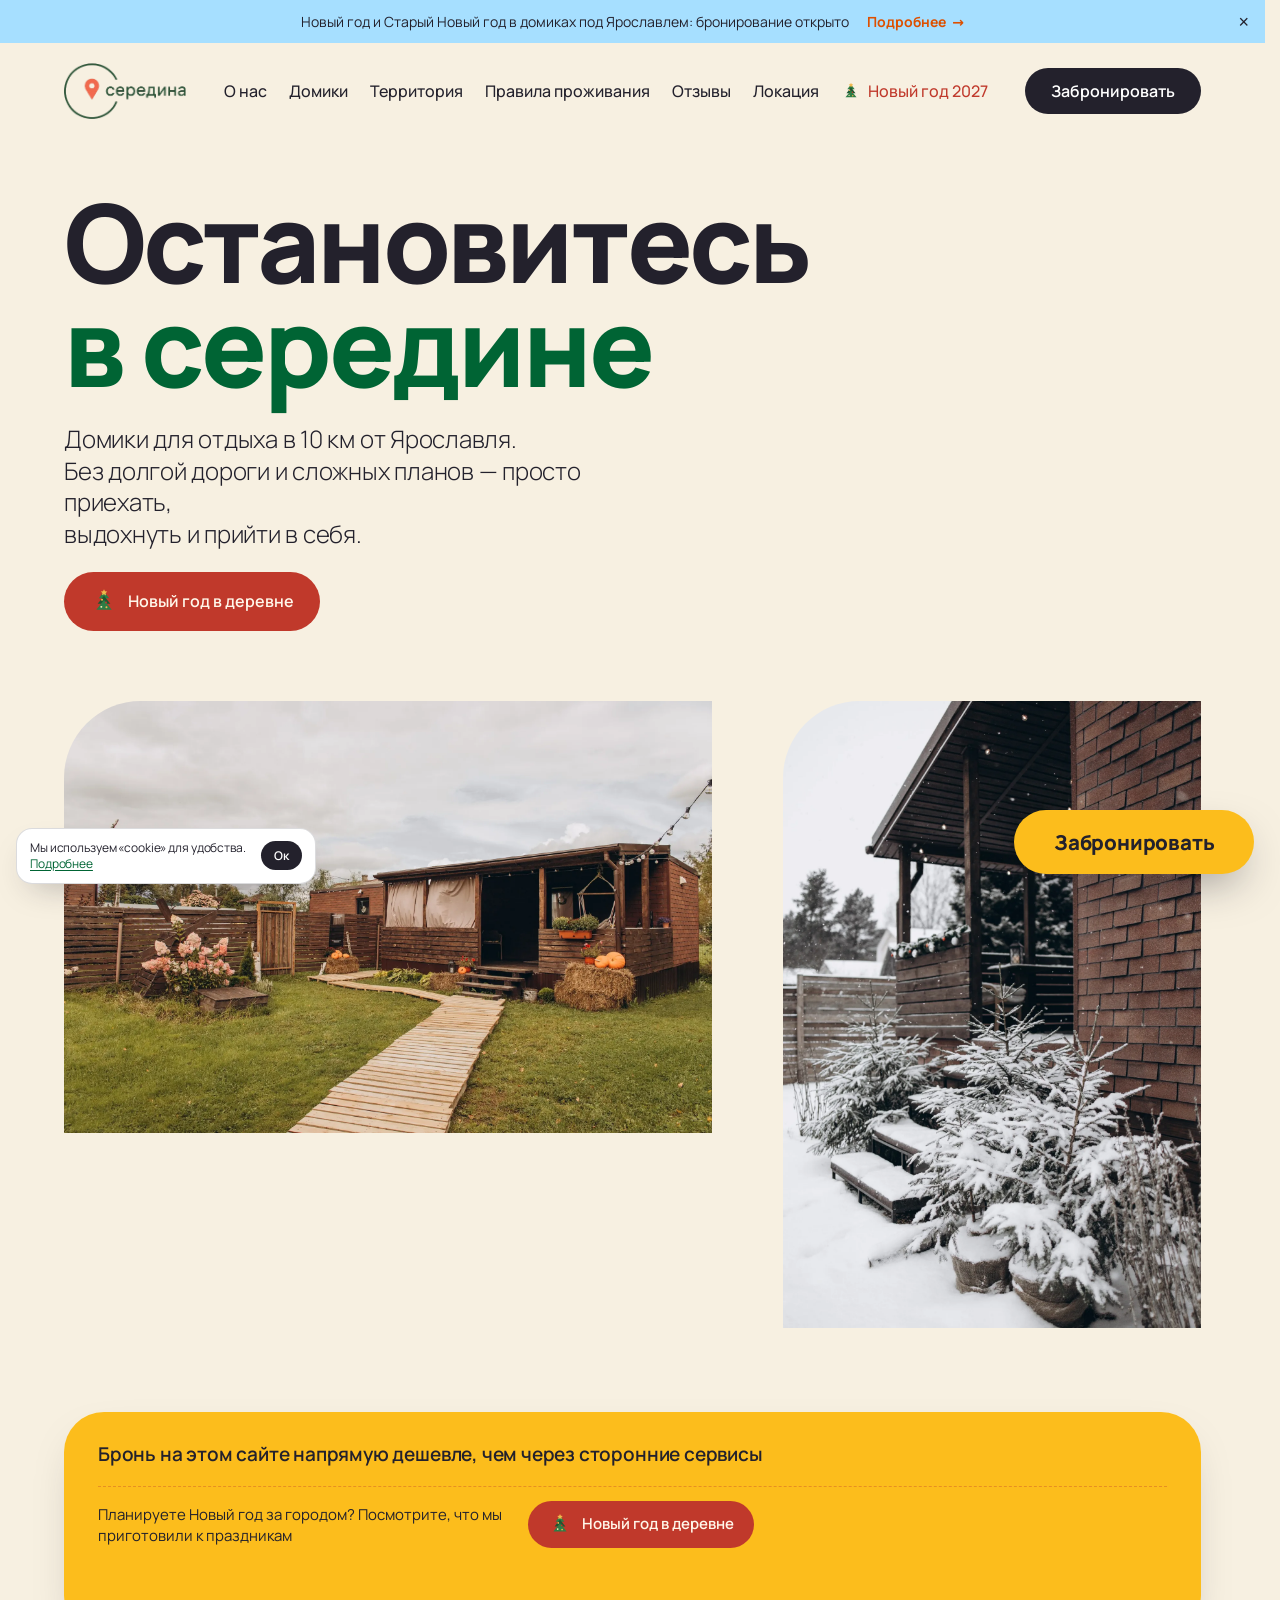
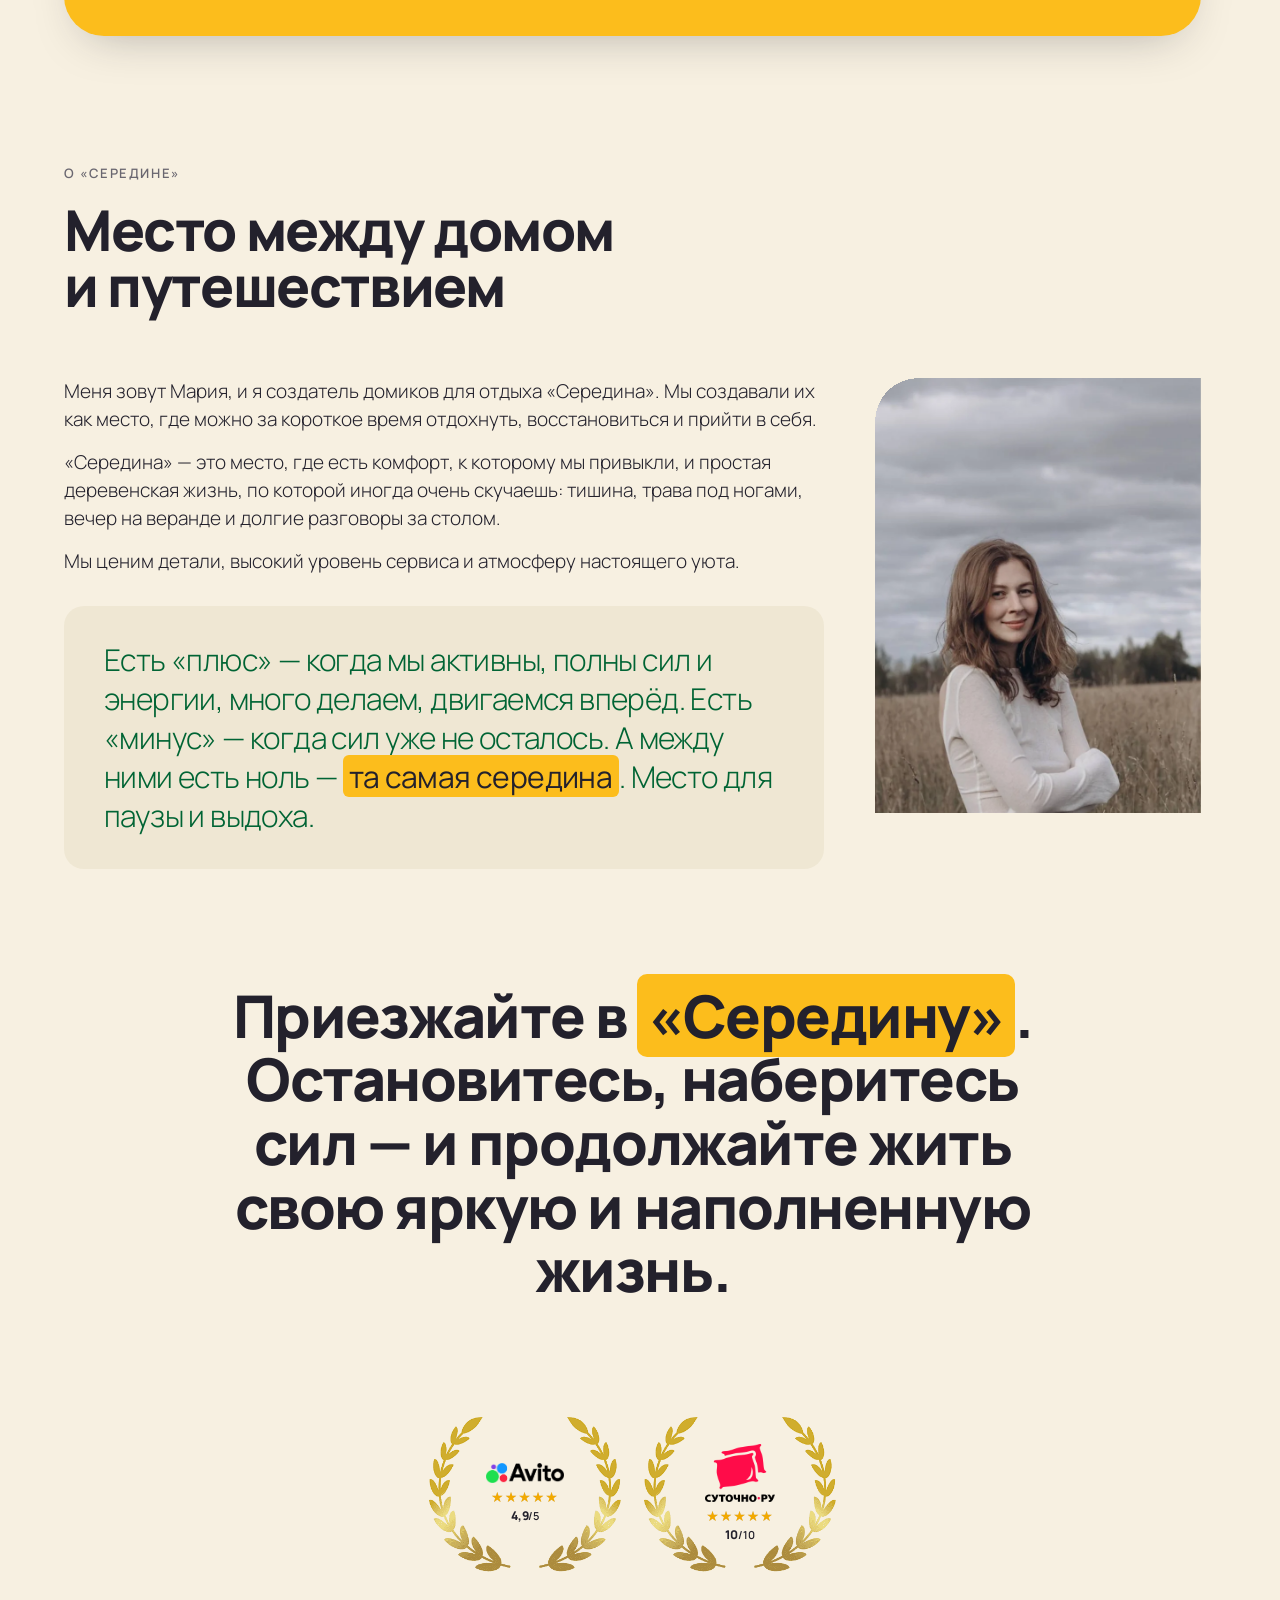
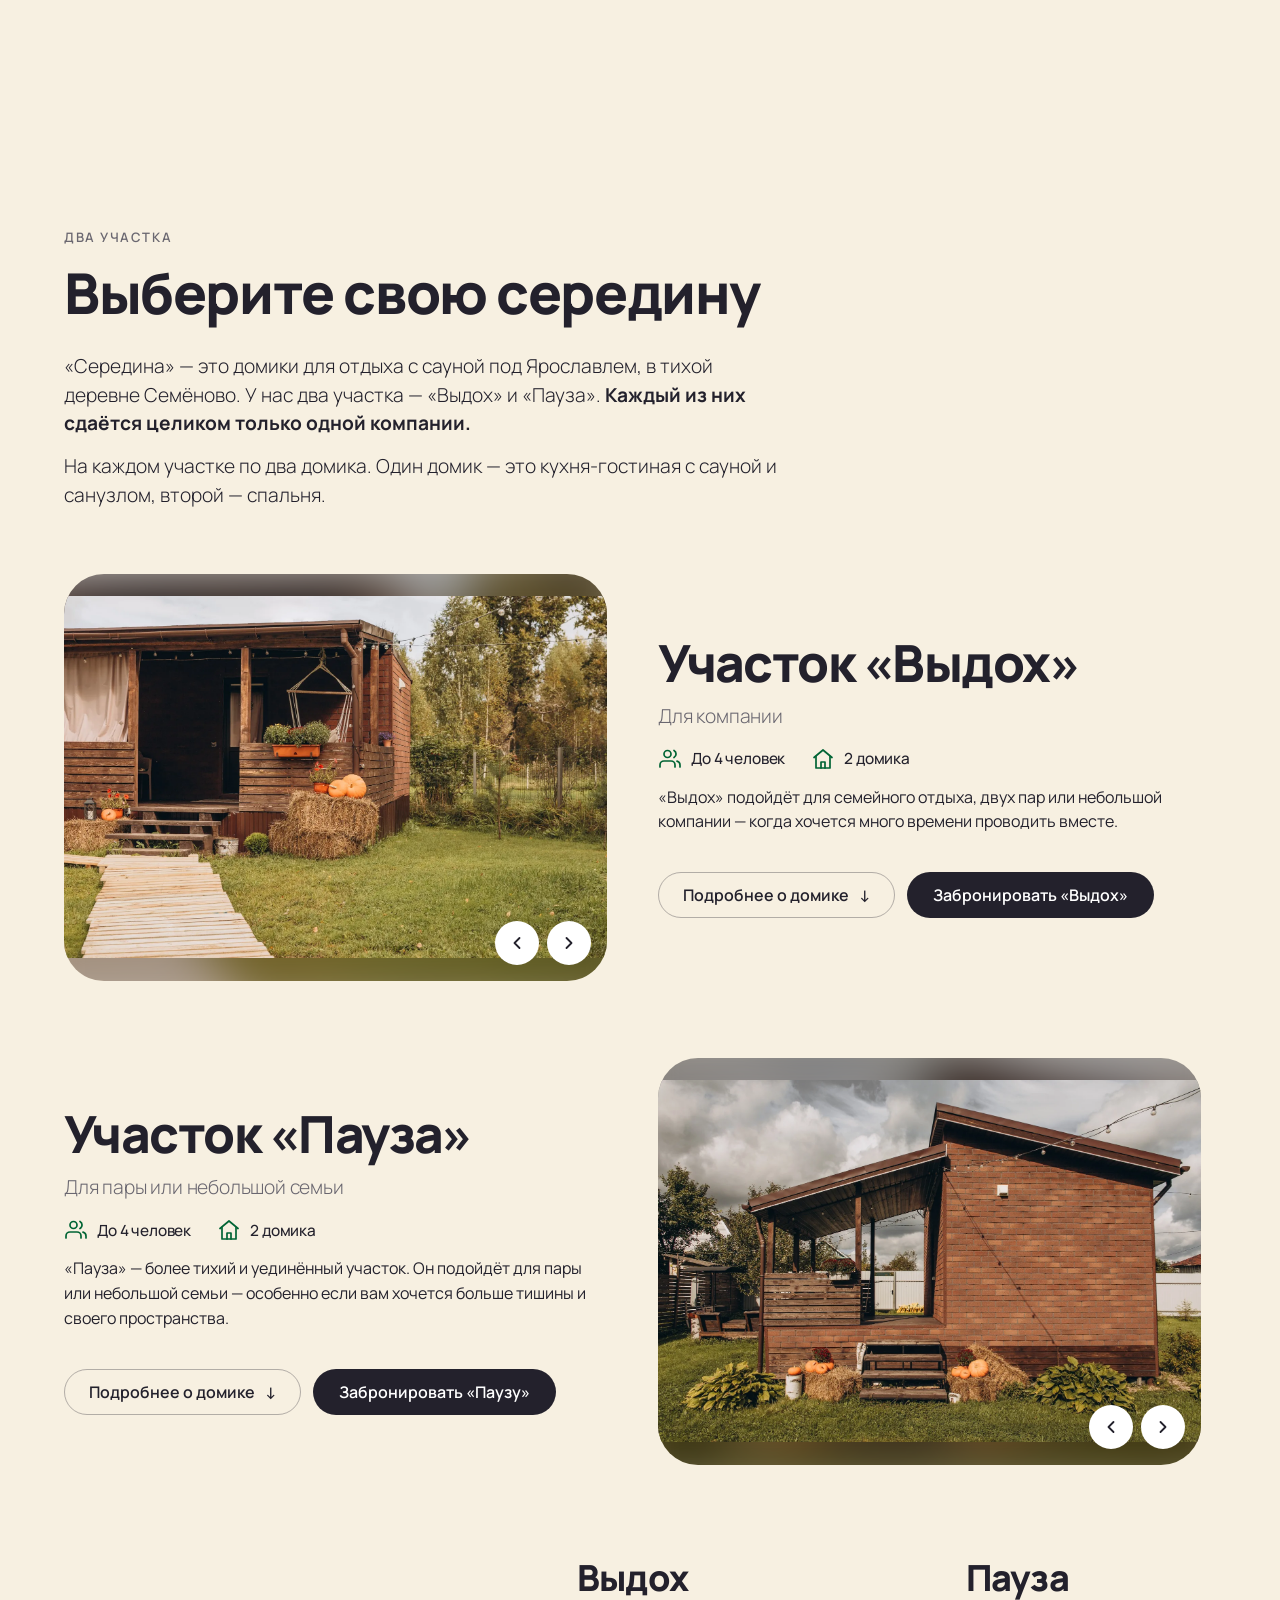
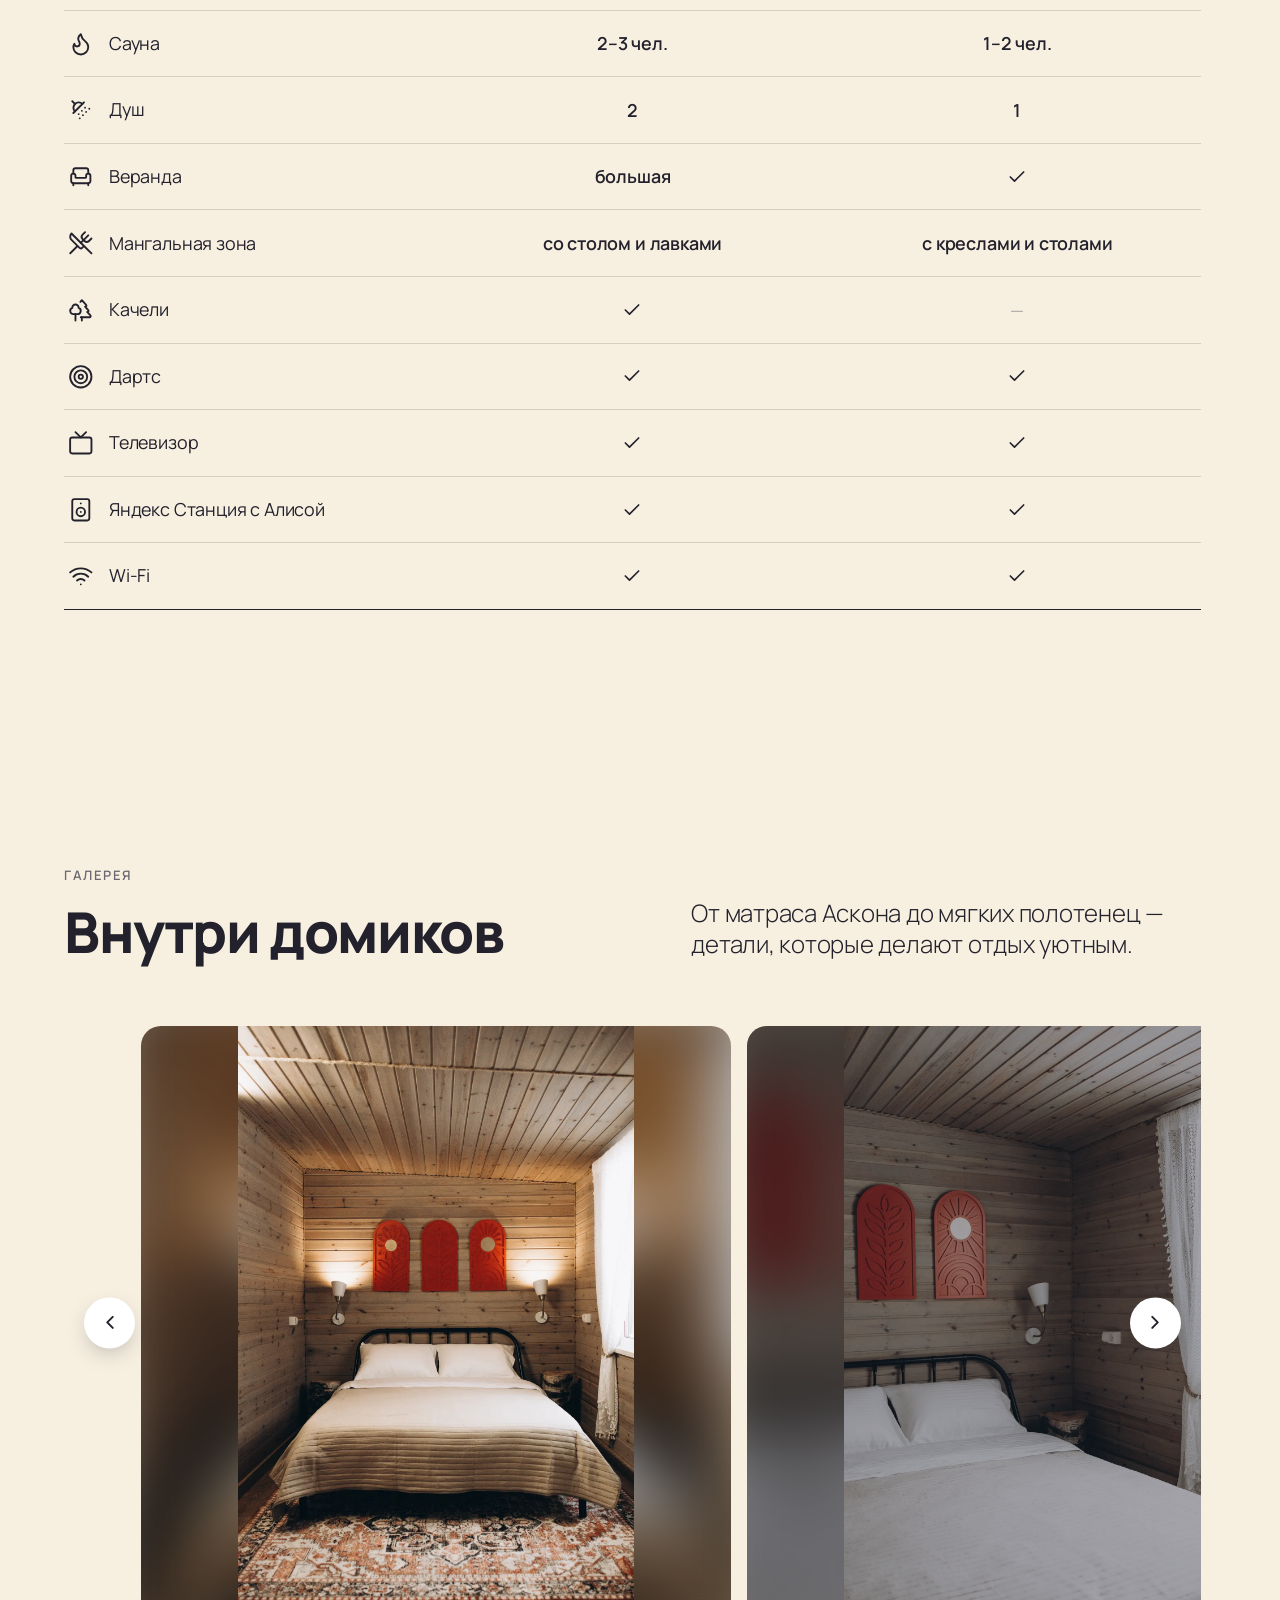
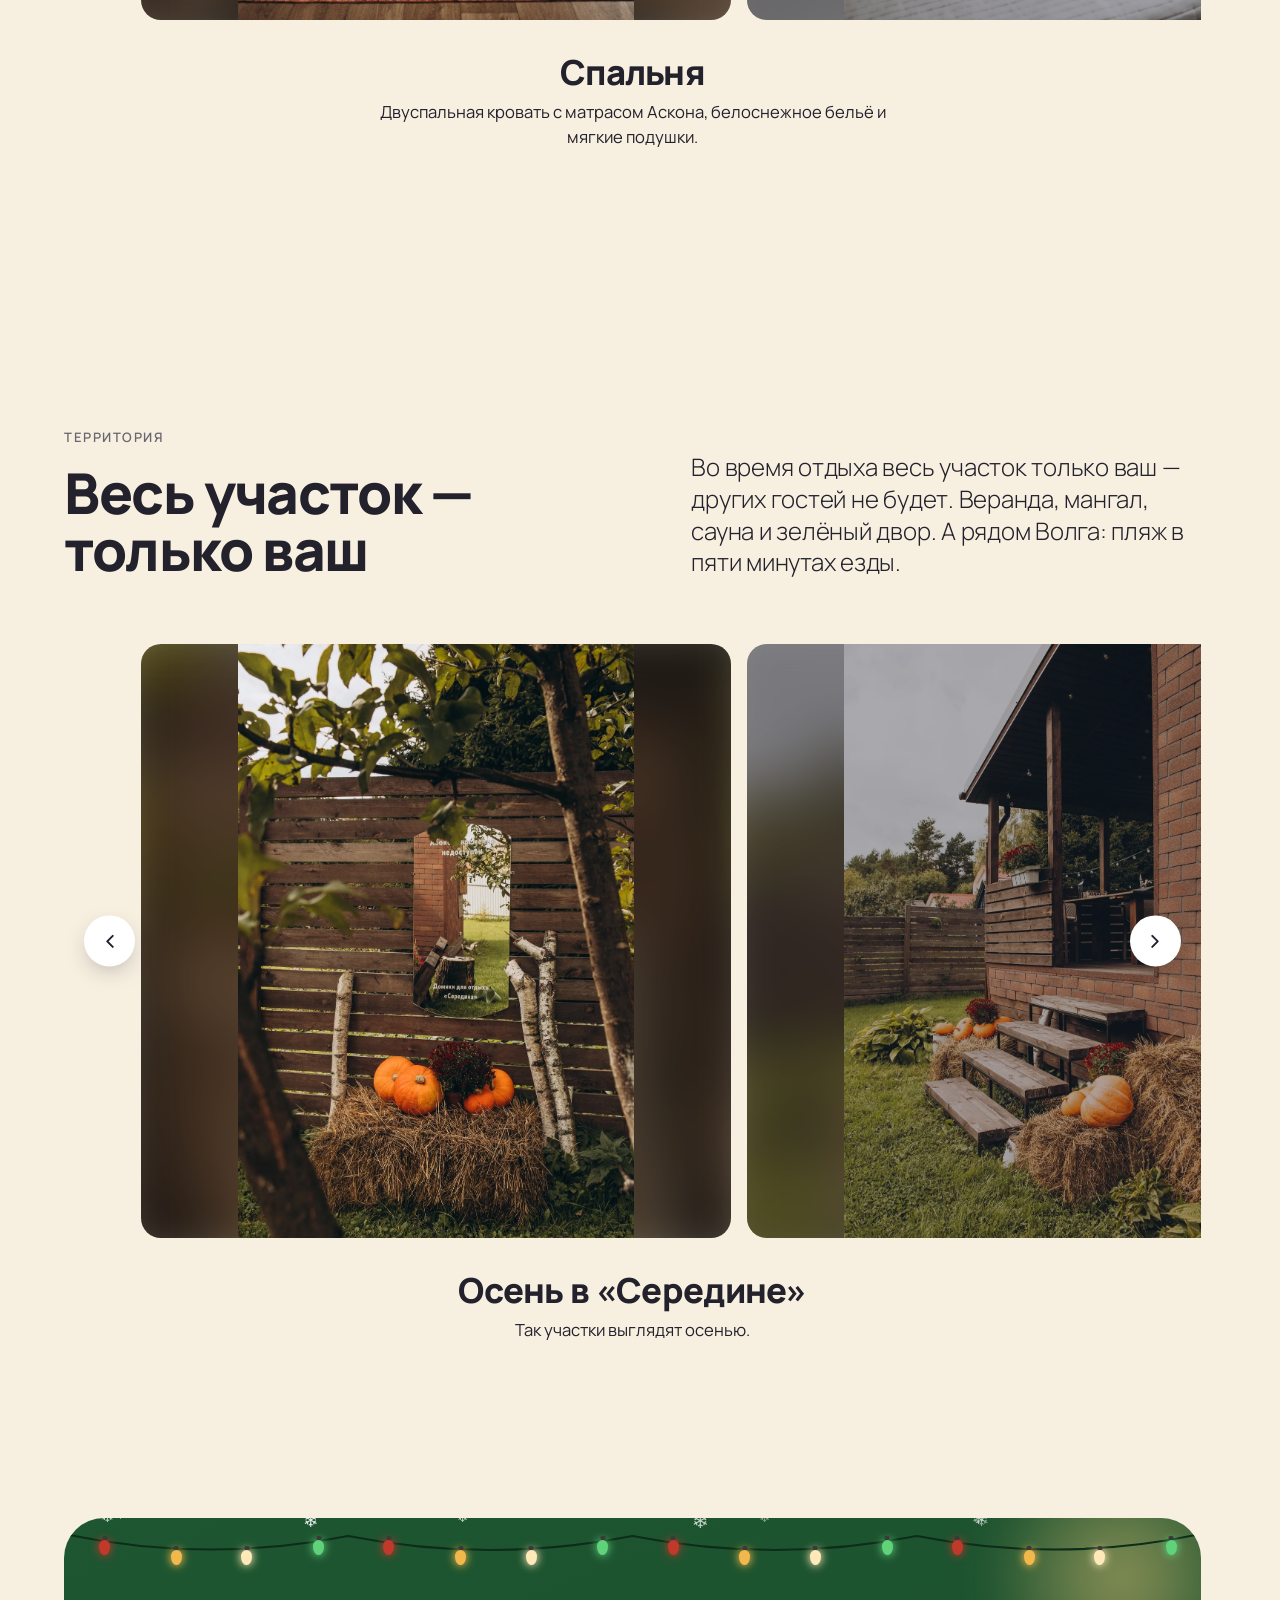
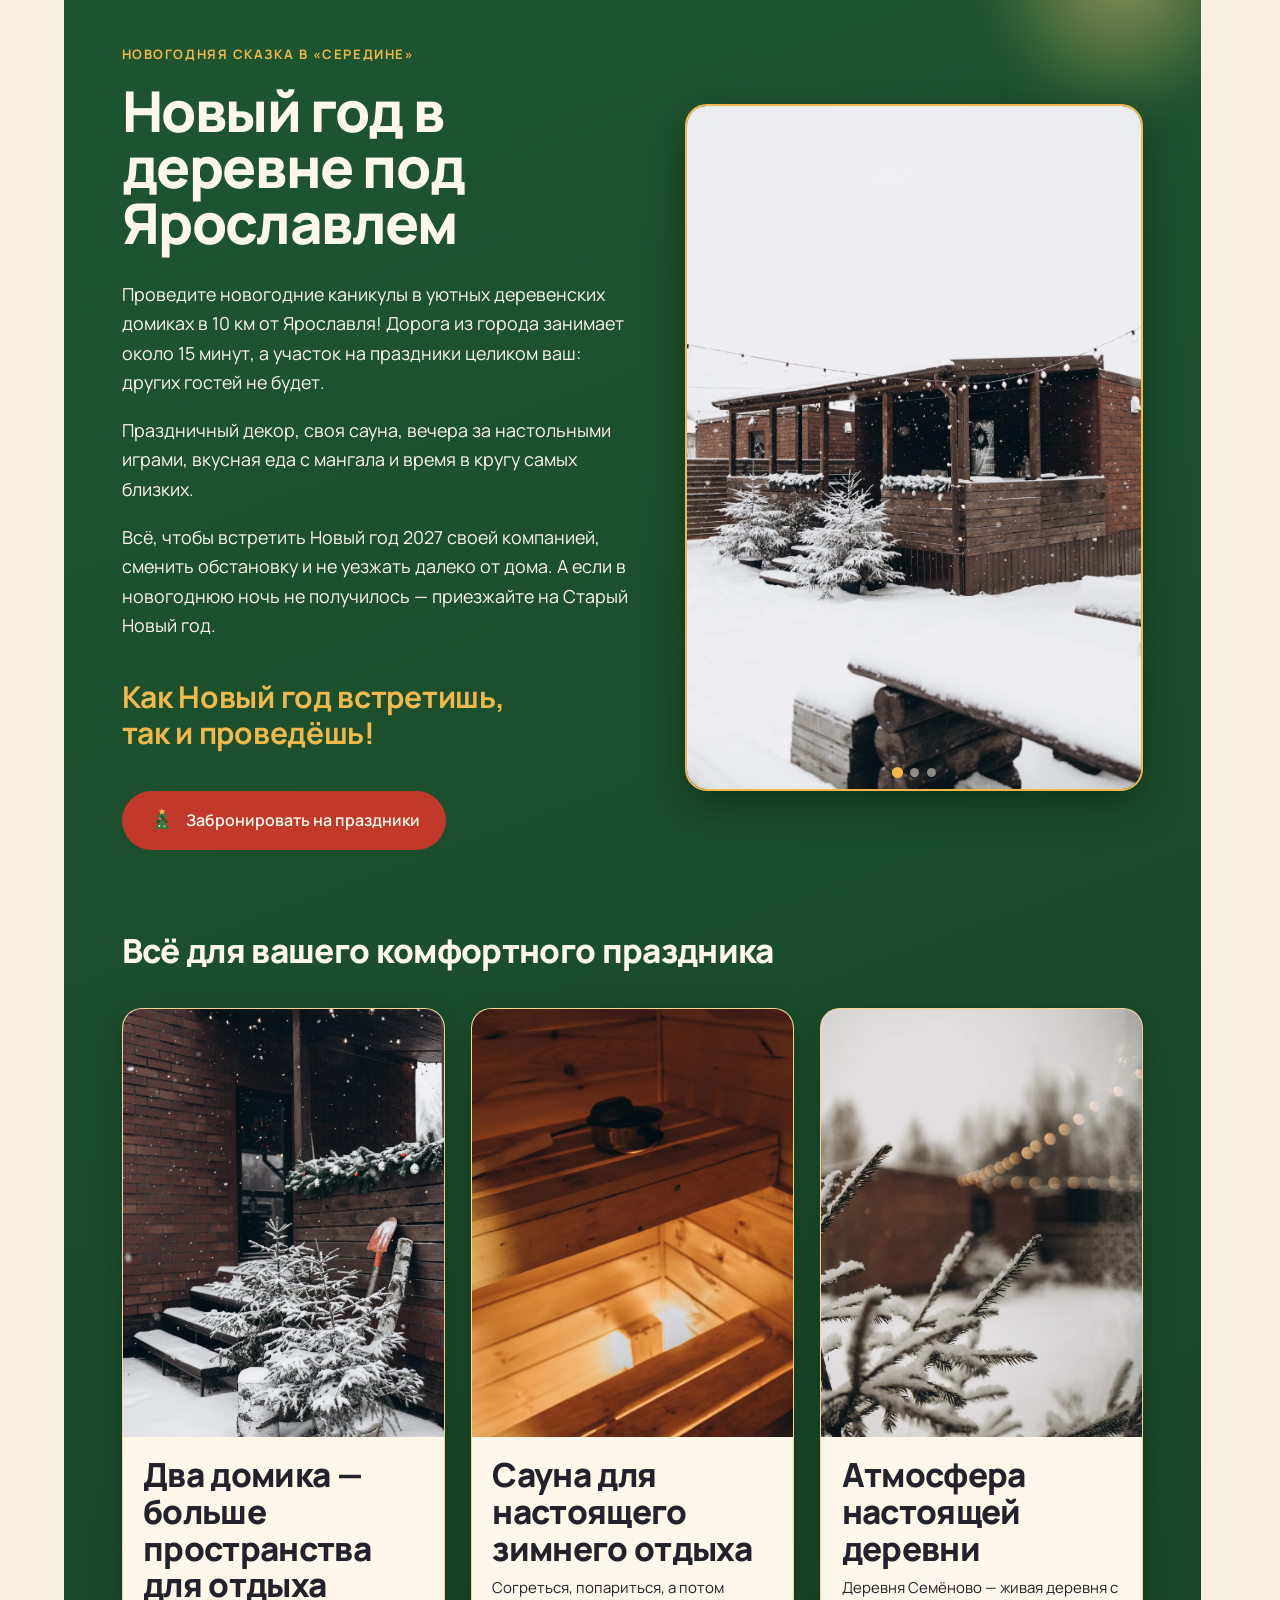
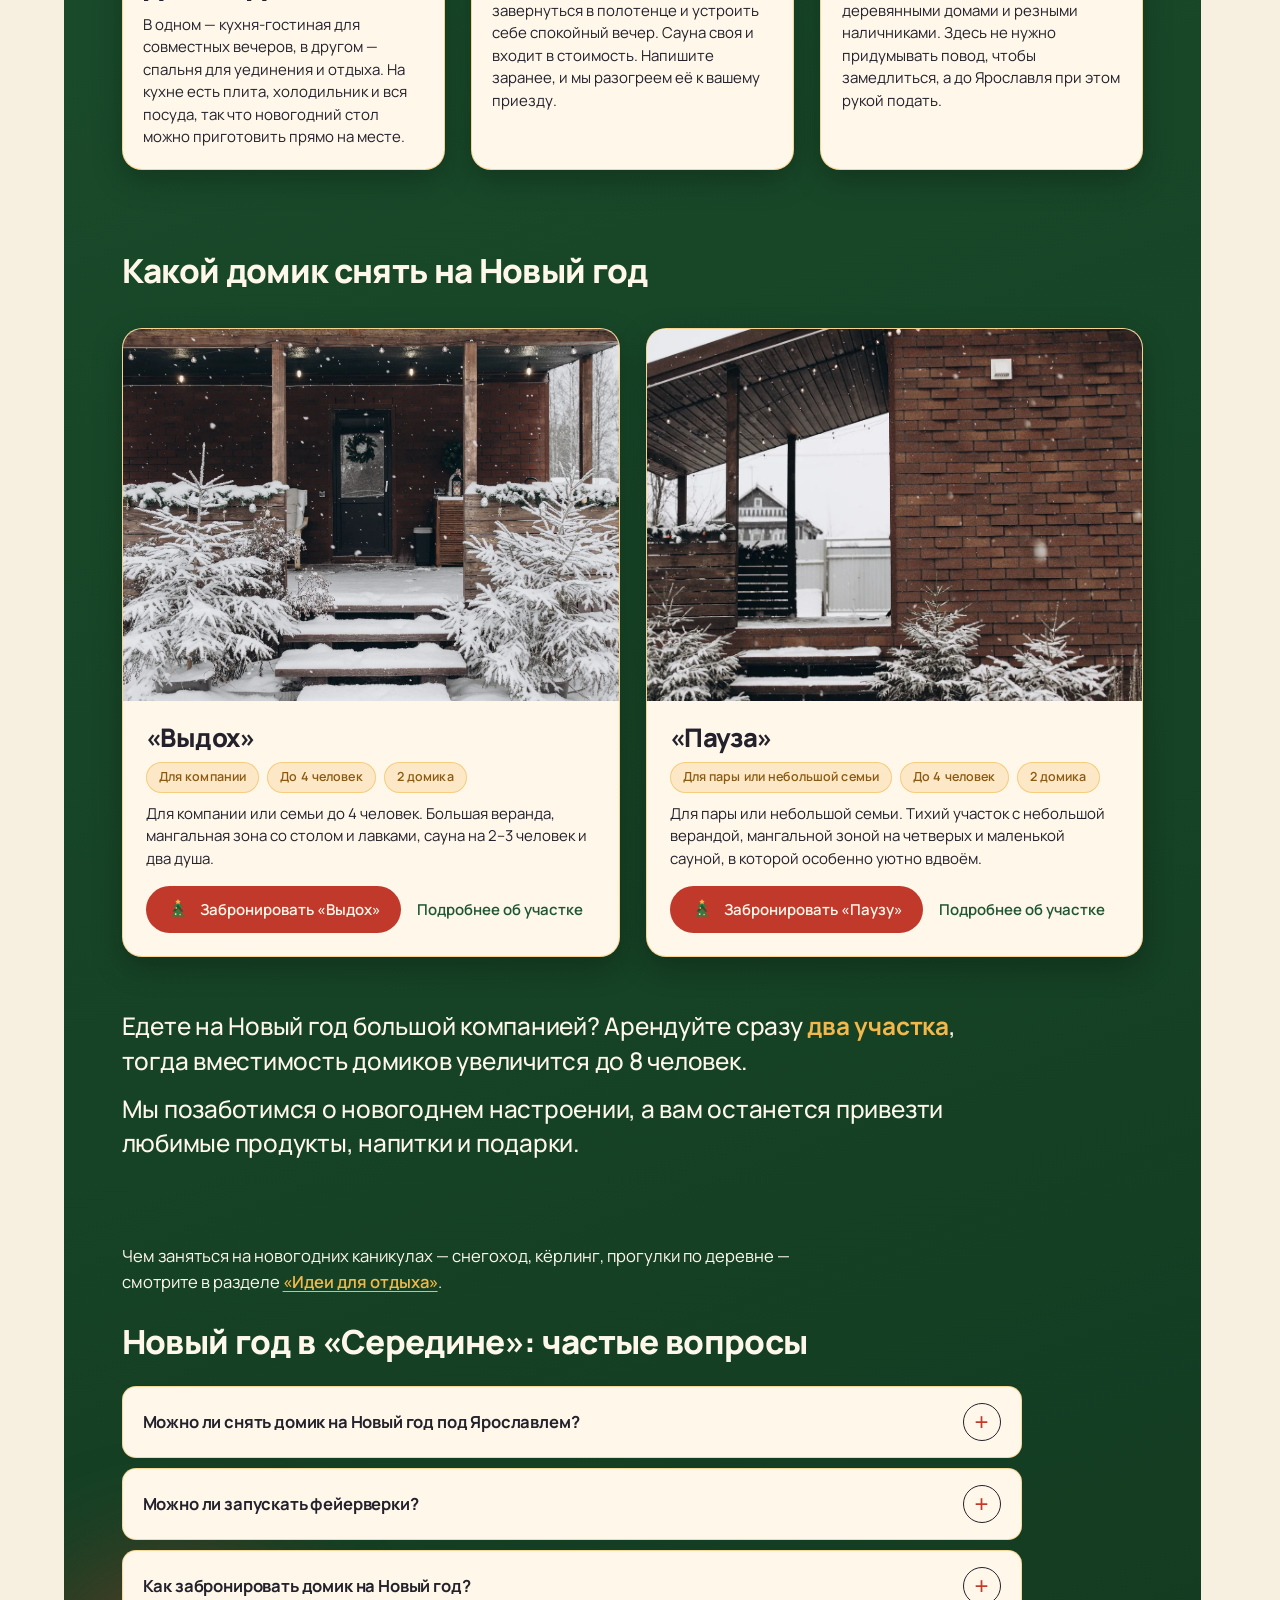
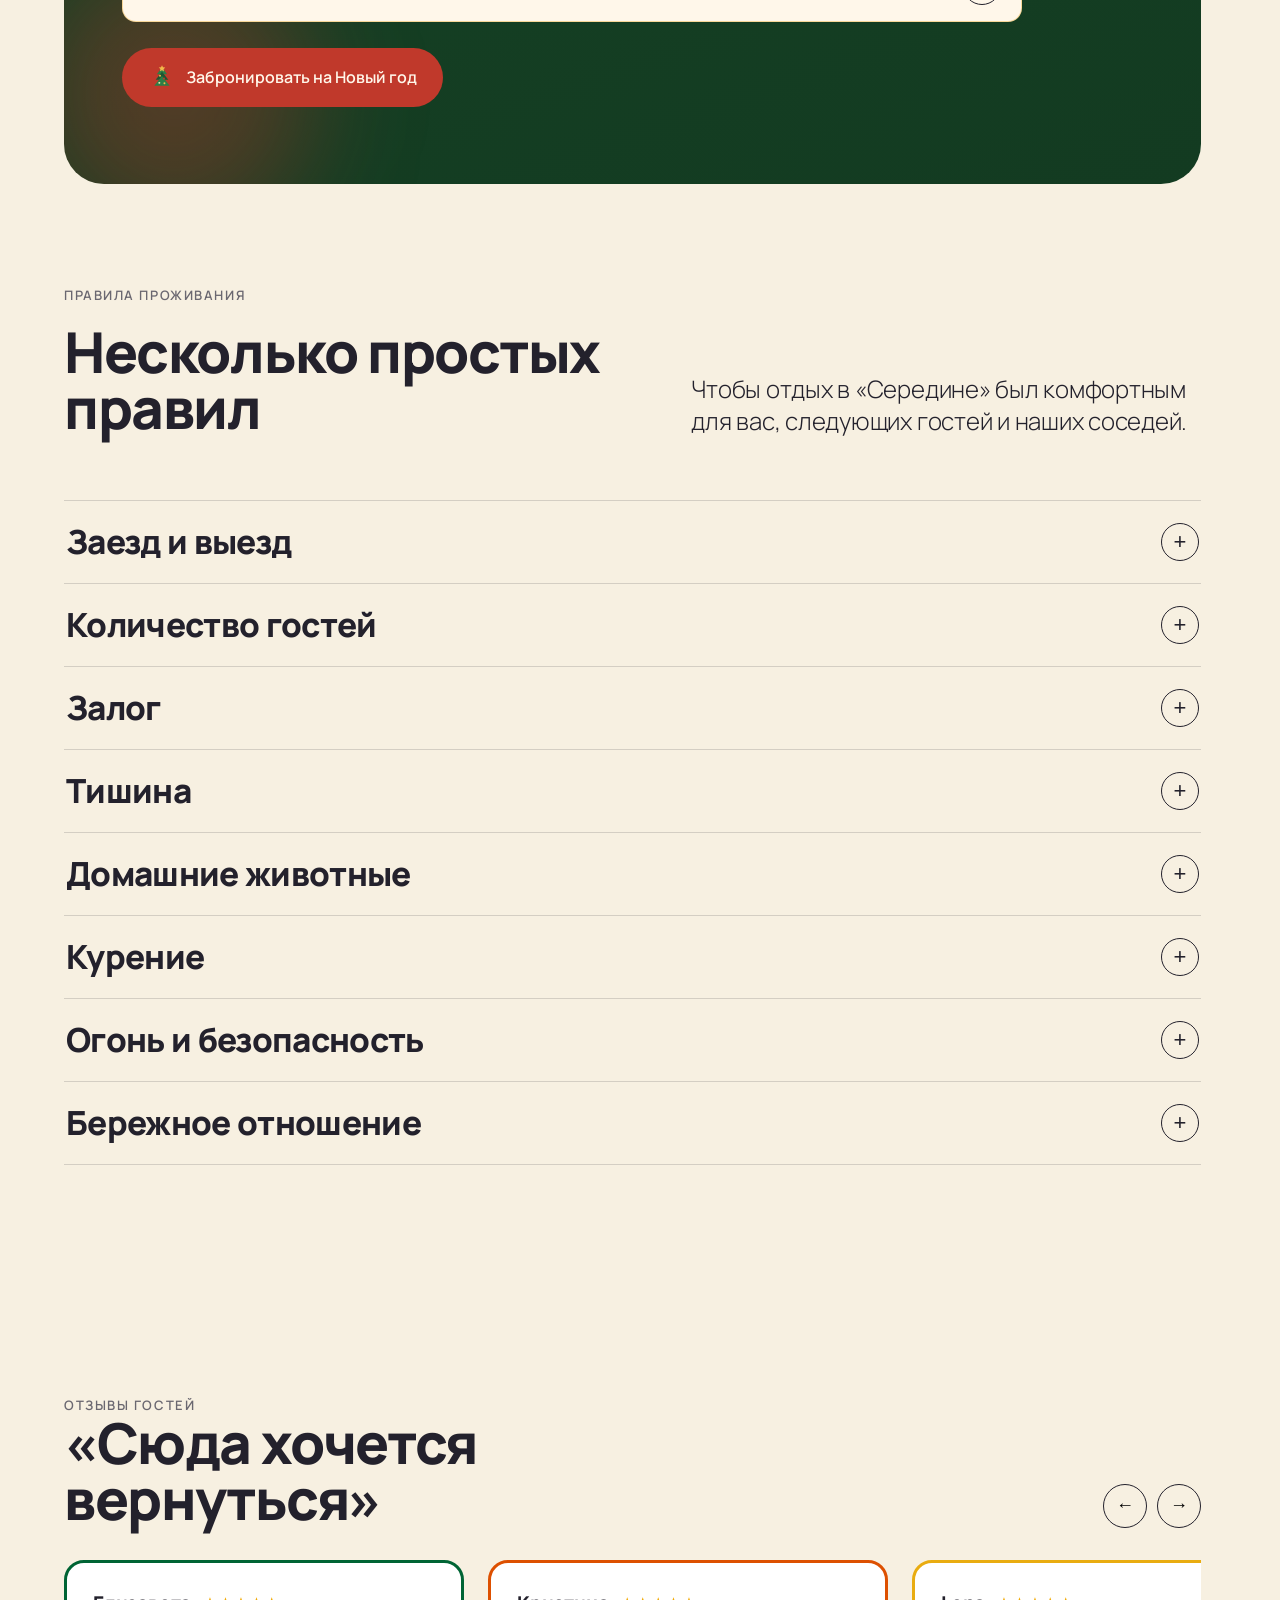
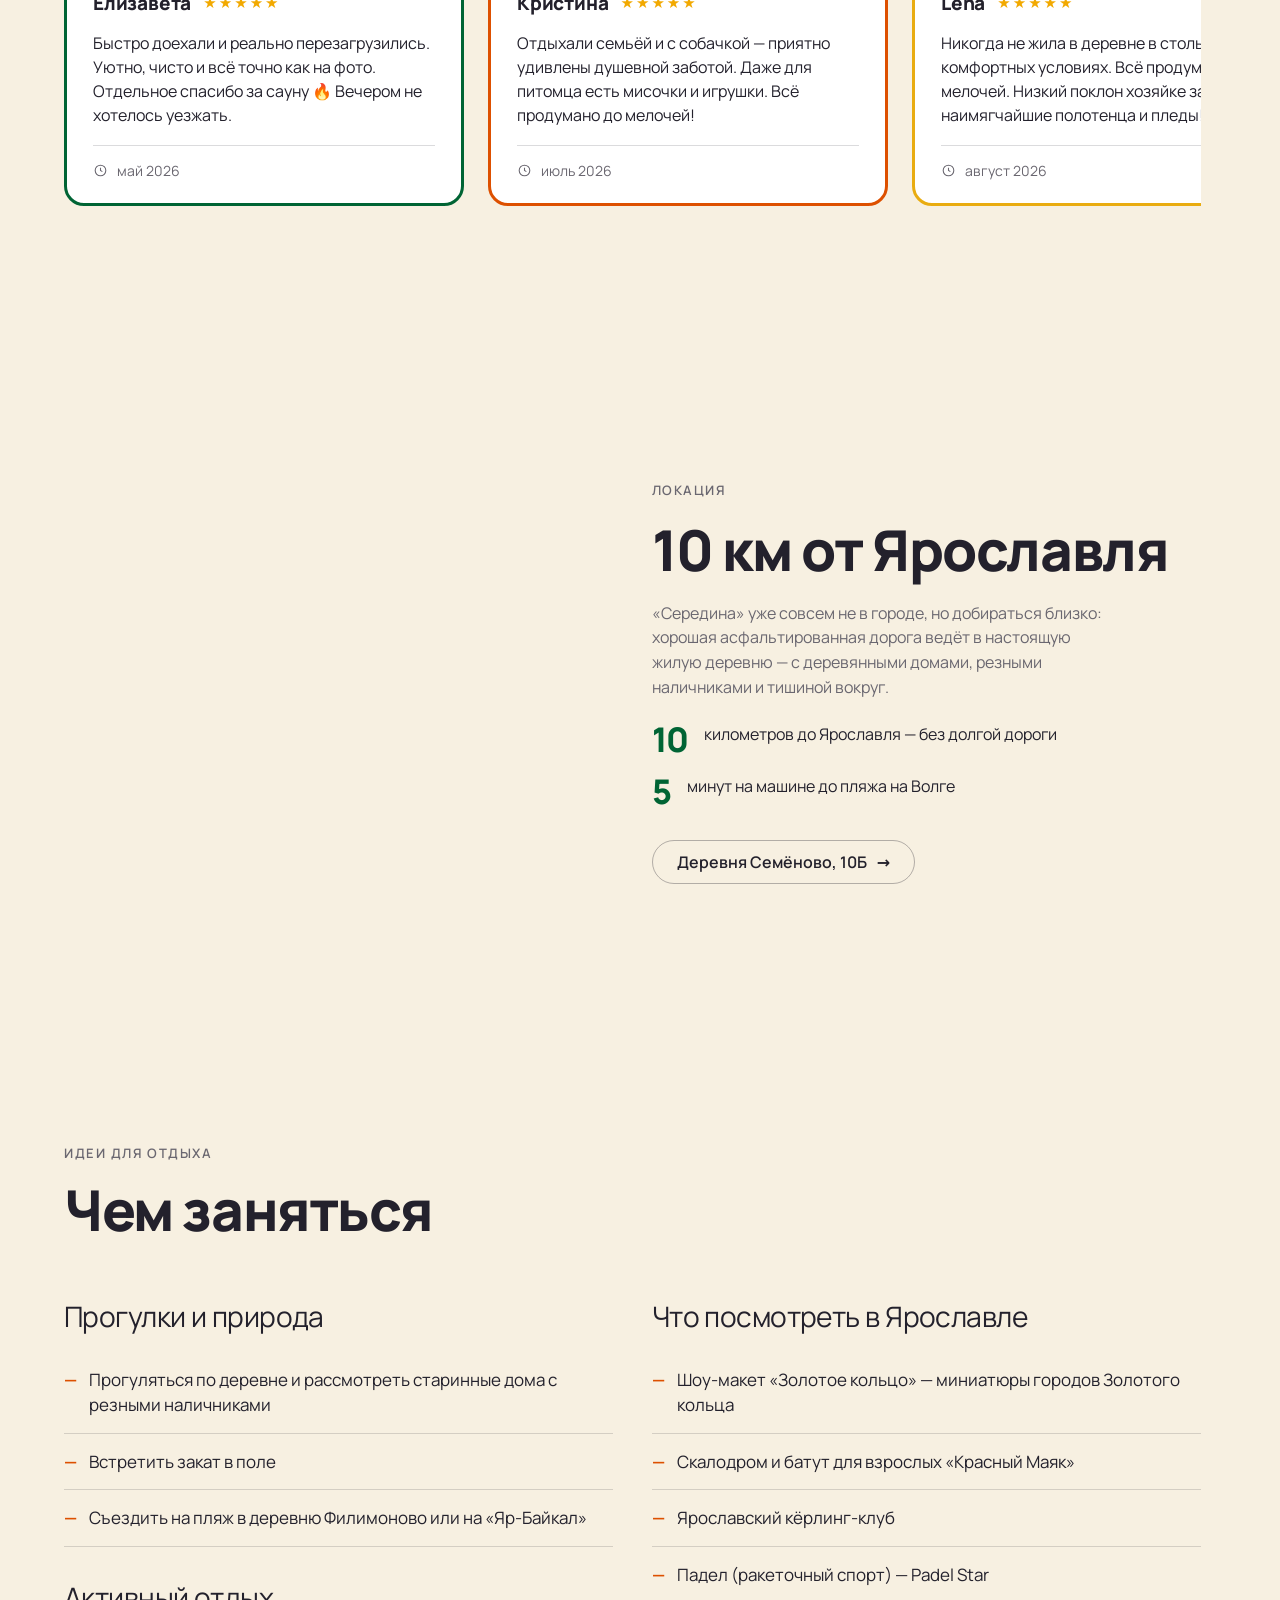
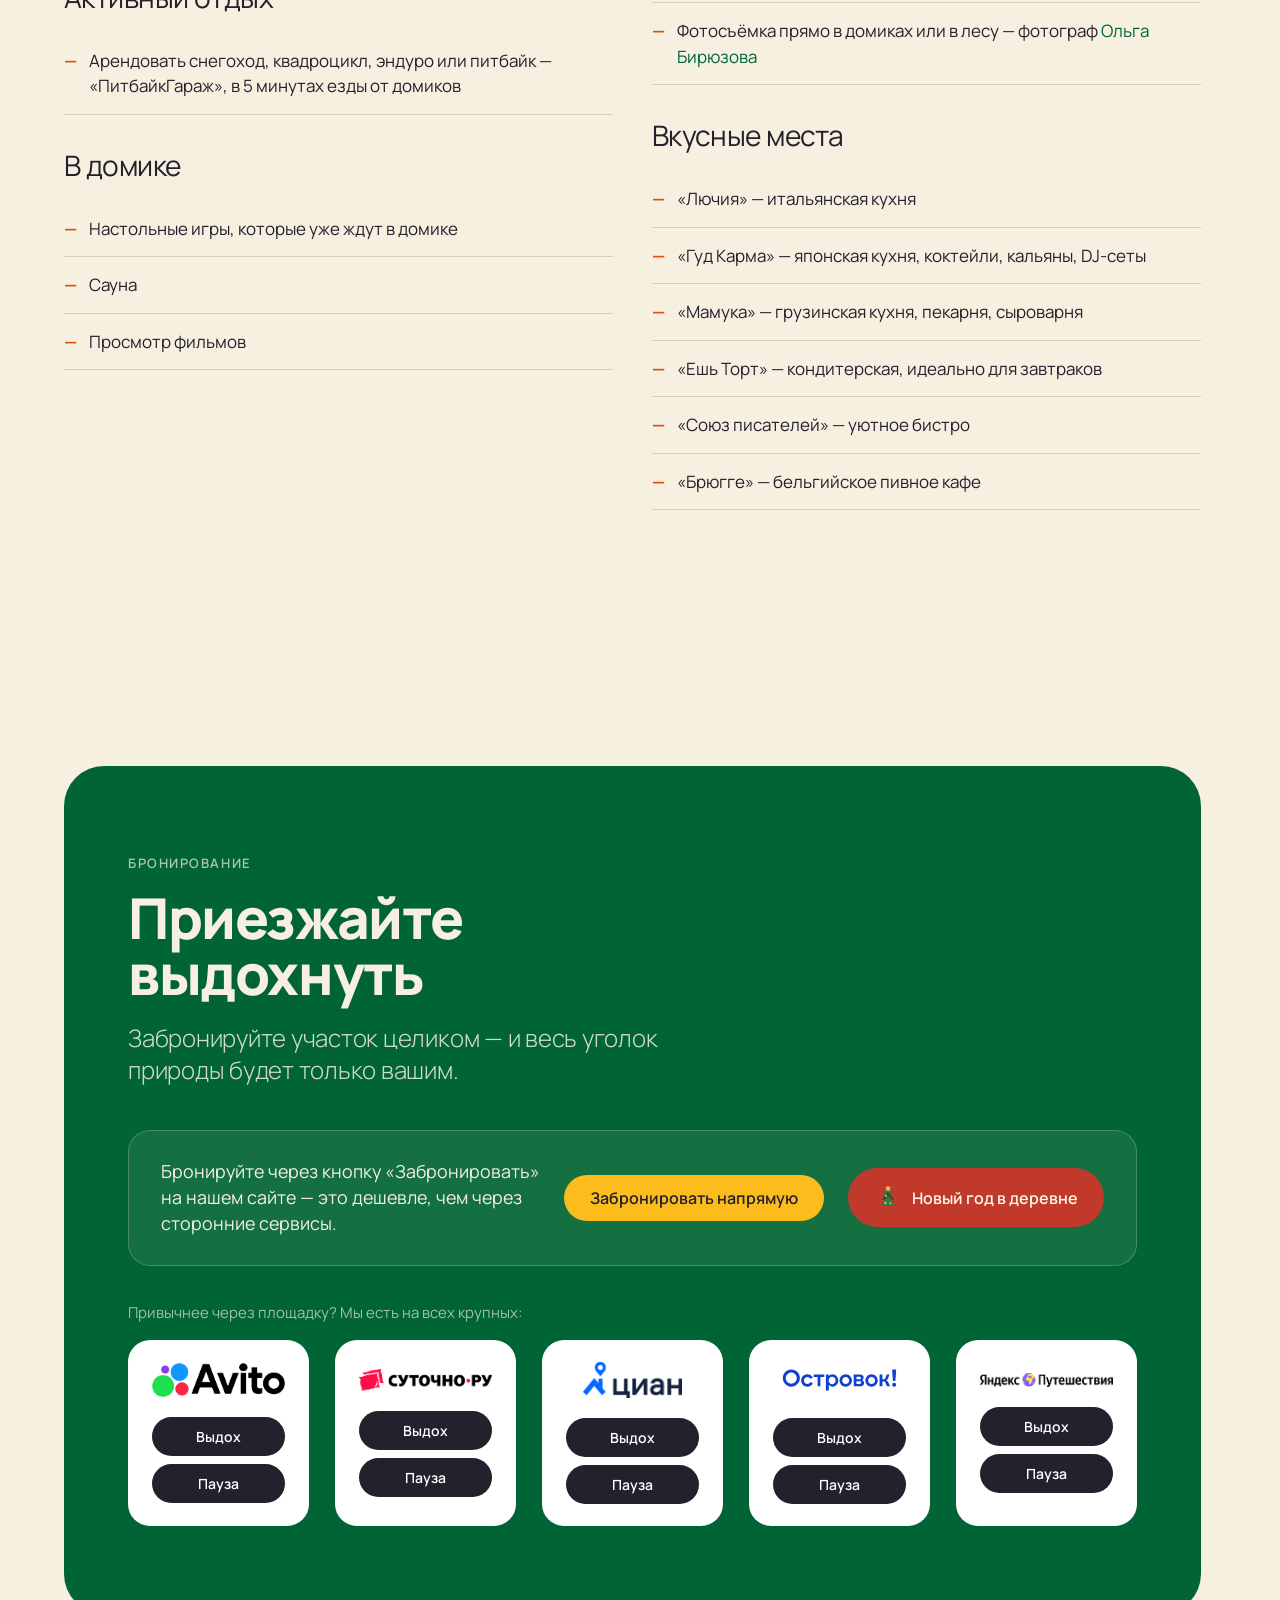
<file: index.html>
<!doctype html>
<html lang="ru">
<head>
<meta charset="utf-8">
<meta name="viewport" content="width=device-width, initial-scale=1">
<meta name="referrer" content="strict-origin-when-cross-origin">
<!-- NY:start — новогодние title и description (вернуть 15 января исходные ниже)
<title>Середина — домики для отдыха под Ярославлем</title>
<meta name="description" content="«Середина» — два участка с домиками для короткого отдыха в 10 км от Ярославля. Сауна, мангальная зона, тишина и природа. Приезжайте выдохнуть.">
-->
<title>Середина — домики с сауной под Ярославлем на выходные и Новый год</title>
<meta name="description" content="«Середина» — два участка с домиками и сауной в 10 км от Ярославля. Снять домик на выходные, праздники и Новый год: весь участок только ваш.">
<!-- NY:end -->
<link rel="canonical" href="https://seredina76.ru/">
<meta name="robots" content="index,follow">
<meta name="theme-color" content="#1e5631">
<meta name="keywords" content="домики для отдыха Ярославль, снять домик с сауной, база отдыха деревня Семёново, отдых у Волги, домик на выходные с мангалом">
<link rel="icon" href="assets/logos/logo.png">
<link rel="apple-touch-icon" href="assets/logos/logo.png">
<meta property="og:type" content="website">
<meta property="og:site_name" content="Середина">
<meta property="og:locale" content="ru_RU">
<!-- NY:start — новогодние og title/description (вернуть 15 января исходные ниже)
<meta property="og:title" content="Середина — домики для отдыха под Ярославлем">
<meta property="og:description" content="Два участка с домиками в 10 км от Ярославля. Сауна, мангал, тишина и природа — весь участок только ваш.">
-->
<meta property="og:title" content="Середина — домики с сауной под Ярославлем на выходные и Новый год">
<meta property="og:description" content="«Середина» — два участка с домиками и сауной в 10 км от Ярославля. Снять домик на выходные, праздники и Новый год: весь участок только ваш.">
<!-- NY:end -->
<meta property="og:url" content="https://seredina76.ru/">
<meta property="og:image" content="https://seredina76.ru/assets/og-cover.jpg">
<meta property="og:image:width" content="1200">
<meta property="og:image:height" content="630">
<meta property="og:image:alt" content="Веранда домика «Середина» под Ярославлем осенью">
<meta name="twitter:card" content="summary_large_image">
<!-- NY:start — новогодние twitter title/description (вернуть 15 января исходные ниже)
<meta name="twitter:title" content="Середина — домики для отдыха под Ярославлем">
<meta name="twitter:description" content="Сауна, мангал, тишина и природа в 10 км от Ярославля. Весь участок только ваш.">
-->
<meta name="twitter:title" content="Середина — домики с сауной под Ярославлем на выходные и Новый год">
<meta name="twitter:description" content="«Середина» — два участка с домиками и сауной в 10 км от Ярославля. Снять домик на выходные, праздники и Новый год: весь участок только ваш.">
<!-- NY:end -->
<meta name="twitter:image" content="https://seredina76.ru/assets/og-cover.jpg">
<!-- The booking widget script is heavy (~1.7 MB) and comes from homereserve's
     server: connect early and start the download from the head, not body end -->
<link rel="preconnect" href="https://homereserve.ru" crossorigin>
<link rel="preconnect" href="https://homereserve.ru">
<script type="module" src="https://homereserve.ru/widget.js"></script>
<!-- Heading/body faces used above the fold — preloaded so text renders in one pass -->
<link rel="preload" href="assets/fonts/manrope-800-cyrillic.woff2" as="font" type="font/woff2" crossorigin>
<link rel="preload" href="assets/fonts/manrope-400-cyrillic.woff2" as="font" type="font/woff2" crossorigin>
<link rel="preload" href="assets/fonts/manrope-300-cyrillic.woff2" as="font" type="font/woff2" crossorigin>
<link rel="stylesheet" href="site.css?v=26">
<!-- Yandex.Metrika counter -->
<script type="text/javascript">
    (function(m,e,t,r,i,k,a){
        m[i]=m[i]||function(){(m[i].a=m[i].a||[]).push(arguments)};
        m[i].l=1*new Date();
        for (var j = 0; j < document.scripts.length; j++) {if (document.scripts[j].src === r) { return; }}
        k=e.createElement(t),a=e.getElementsByTagName(t)[0],k.async=1,k.src=r,a.parentNode.insertBefore(k,a)
    })(window, document,'script','https://mc.yandex.ru/metrika/tag.js?id=111608312', 'ym');

    ym(111608312, 'init', {ssr:true, webvisor:true, clickmap:true, ecommerce:"dataLayer", referrer: document.referrer, url: location.href, accurateTrackBounce:true, trackLinks:true});
</script>
<noscript><div><img src="https://mc.yandex.ru/watch/111608312" style="position:absolute; left:-9999px;" alt=""></div></noscript>
<!-- /Yandex.Metrika counter -->
</head>
<body>

<div class="topbar" id="topbar">
<!-- Announcement -->
<div class="announce" id="announce">
  <!-- NY:start — новогодний текст плашки -->
  <!-- Исходный текст плашки (вернуть 15 января):
  <span>До Волги — 5 минут, до Ярославля — 15.<span class="annc-more"> Забронируйте участок и оставайтесь наедине с природой.</span></span>
  <a class="cta" href="#domiki">Выбрать домик <span aria-hidden="true">→</span></a>
  -->
  <span>Новый год и Старый Новый год в домиках под Ярославлем: бронирование открыто<span class="annc-more"></span></span>
  <a class="cta" href="#novyi-god">Подробнее <span aria-hidden="true">→</span></a>
  <!-- NY:end -->
  <button class="x" id="announceX" aria-label="Закрыть">×</button>
</div>

<!-- Nav -->
<header class="site-header" id="siteHeader">
  <div class="container">
    <nav class="nav" id="nav">
      <a href="#top" aria-label="Середина"><img class="logo" src="assets/logos/logo-mark.png" alt="Середина"></a>
      <div class="nav-links">
        <a href="#o-nas">О нас</a>
        <a href="#domiki">Домики</a>
        <a href="#territoriya">Территория</a>
        <a href="#pravila">Правила проживания</a>
        <a href="#otzyvy">Отзывы</a>
        <a href="#lokatsiya">Локация</a>
        <!-- NY:start — пункт меню -->
        <a class="ny-nav" href="#novyi-god"><svg class="ny-tree" viewBox="0 0 24 24" fill="none" aria-hidden="true"><path d="M12 3.2 7.6 9.2h8.8z" fill="#2e7d46"/><path d="M12 7 6.6 14h10.8z" fill="#1e5631"/><path d="M12 10.8 5.4 19h13.2z" fill="#2e7d46"/><path d="M12 1.5l.86 1.74 1.92.28-1.39 1.35.33 1.91L12 5.83l-1.72.9.33-1.91-1.39-1.35 1.92-.28z" fill="#f2b84b"/><circle cx="10.3" cy="10.4" r=".85" fill="#f2b84b"/><circle cx="13.7" cy="12.8" r=".85" fill="#c0392b"/><circle cx="9.7" cy="16.6" r=".85" fill="#ffe9b8"/><circle cx="14.1" cy="17" r=".85" fill="#f2b84b"/></svg>Новый год 2027</a>
        <!-- NY:end -->
      </div>
      <div class="nav-actions">
        <a class="btn btn-dark" href="#booking">Забронировать</a>
        <button class="burger" id="burger" aria-label="Меню"><span></span><span></span><span></span></button>
      </div>
    </nav>
  </div>
</header>
</div><!-- /topbar -->

<!-- Hero -->
<section class="hero container" id="top">
  <h1 class="h-hero hero-head reveal">Остановитесь <br><span class="pine">в середине</span></h1>
  <p class="lead hero-sub reveal d1">Домики для отдыха в 10 км от Ярославля. <br>Без долгой дороги и сложных планов — просто приехать, <br>выдохнуть и прийти в себя.</p>
  <!-- NY:start — кнопка на первом экране -->
  <div class="reveal d1" style="margin-top:22px"><a class="btn ny-btn" href="#novyi-god"><svg class="ny-tree" viewBox="0 0 24 24" fill="none" aria-hidden="true"><path d="M12 3.2 7.6 9.2h8.8z" fill="#2e7d46"/><path d="M12 7 6.6 14h10.8z" fill="#1e5631"/><path d="M12 10.8 5.4 19h13.2z" fill="#2e7d46"/><path d="M12 1.5l.86 1.74 1.92.28-1.39 1.35.33 1.91L12 5.83l-1.72.9.33-1.91-1.39-1.35 1.92-.28z" fill="#f2b84b"/><circle cx="10.3" cy="10.4" r=".85" fill="#f2b84b"/><circle cx="13.7" cy="12.8" r=".85" fill="#c0392b"/><circle cx="9.7" cy="16.6" r=".85" fill="#ffe9b8"/><circle cx="14.1" cy="17" r=".85" fill="#f2b84b"/></svg>Новый год в деревне</a></div>
  <!-- NY:end -->
  <div class="hero-media reveal d2">
    <div class="frame tall"><img src="assets/hero-terrace.webp?v=3" alt="Двор и домик «Середина» под Ярославлем осенью" width="1600" height="1067" fetchpriority="high"></div>
    <div class="frame short"><img src="assets/hero-winter.webp" alt="Домик «Середина» зимой" width="1200" height="1800"></div>
  </div>
</section>

<!-- Booking bar -->
<section class="container" id="booking">
  <div class="hr-widget-block reveal">
    <p class="hr-note">Бронь на этом сайте напрямую дешевле, чем через сторонние сервисы</p>
    <!-- NY:start — приглашение в новогодний раздел -->
    <div class="ny-booking-cta">
      <p>Планируете Новый год за городом? Посмотрите, что мы приготовили к праздникам</p>
      <a class="btn ny-btn ny-sm" href="#novyi-god"><svg class="ny-tree" viewBox="0 0 24 24" fill="none" aria-hidden="true"><path d="M12 3.2 7.6 9.2h8.8z" fill="#2e7d46"/><path d="M12 7 6.6 14h10.8z" fill="#1e5631"/><path d="M12 10.8 5.4 19h13.2z" fill="#2e7d46"/><path d="M12 1.5l.86 1.74 1.92.28-1.39 1.35.33 1.91L12 5.83l-1.72.9.33-1.91-1.39-1.35 1.92-.28z" fill="#f2b84b"/><circle cx="10.3" cy="10.4" r=".85" fill="#f2b84b"/><circle cx="13.7" cy="12.8" r=".85" fill="#c0392b"/><circle cx="9.7" cy="16.6" r=".85" fill="#ffe9b8"/><circle cx="14.1" cy="17" r=".85" fill="#f2b84b"/></svg>Новый год в деревне</a>
    </div>
    <!-- NY:end -->
    <div id="hr-widget"></div>
    <div class="hr-fallback" id="hrFallback" hidden>
      <p>Форма бронирования ещё загружается. Если она не появилась — забронируйте напрямую по телефону или во ВКонтакте:</p>
      <div class="hr-fallback-actions"><a class="btn btn-dark" href="tel:+79807006313">+7 980 700-63-13</a><a class="btn btn-ghost" href="https://vk.ru/seredina_76" target="_blank" rel="noopener">Написать ВКонтакте</a></div>
    </div>
  </div>
</section>

<!-- About / concept -->
<section class="band container" id="o-nas">
  <div class="sec-head reveal">
    <div class="eyebrow">О «Середине»</div>
    <h2 class="h2">Место между домом<br>и путешествием</h2>
  </div>
  <div class="about-intro reveal d1">
    <div class="about-text">
      <div class="about-body"><p>Меня зовут Мария, и я создатель домиков для отдыха «Середина». Мы создавали их как место, где можно за короткое время отдохнуть, восстановиться и прийти в себя.</p><p>«Середина» — это место, где есть комфорт, к которому мы привыкли, и простая деревенская жизнь, по которой иногда очень скучаешь: тишина, трава под ногами, вечер на веранде и долгие разговоры за столом.</p><p>Мы ценим детали, высокий уровень сервиса и атмосферу настоящего уюта.</p></div>
      <blockquote class="pullquote">Есть «плюс» — когда мы активны, полны сил и энергии, много делаем, двигаемся вперёд. Есть «минус» — когда сил уже не осталось. А между ними есть ноль — <mark>та самая середина</mark>. Место для <a href="#pauza">паузы</a> и <a href="#vydoh">выдоха</a>.</blockquote>
    </div>
    <div class="about-photo"><img src="assets/Maria.webp?v=2" alt="Мария — создатель домиков «Середина»" loading="lazy" decoding="async" width="1000" height="1218"></div>
  </div>
  <p class="about-cta-line">Приезжайте в <span class="hl" style="background:#fcbd1c;color:#23212c">«Середину»</span>. Остановитесь, наберитесь сил — и продолжайте жить свою яркую и наполненную жизнь.</p>
  <div class="awards reveal d1" id="awards">
    <a class="award" data-src="avito" href="https://www.avito.ru/brands/f172e31ecf50afcf9fd88c54a0a1574a/all/doma_dachi_kottedzhi?categoryId=4&amp;gdlkerfdnwq=101&amp;iid=7949704730&amp;item_type=str_trx&amp;page_from=from_item_card&amp;params%5B161295%5D=1&amp;sellerId=01df82cc48ab56aba70add0f8fed03e0" target="_blank" rel="noopener" aria-label="Авито — средняя оценка 4,9 из 5"><div class="mid"><img class="logo" src="assets/logos/avito.png" alt="Авито"><span class="divx"></span><div class="rcol"><span class="stars" style="--fill:98%"></span><span class="rline"><b class="rval">4,9</b>/5</span></div></div></a>
    <a class="award" data-src="sutochno" href="https://sutochno.ru/front/searchapp/detail/2282830?host_id=14587218&amp;host_device=app&amp;guest_id=" target="_blank" rel="noopener" aria-label="Суточно — средняя оценка 10 из 10"><div class="mid"><img class="logo" src="assets/logos/sutochno.png" alt="Суточно" data-fallback="Суточно"><span class="divx"></span><div class="rcol"><span class="stars" style="--fill:100%"></span><span class="rline"><b class="rval">10</b>/10</span></div></div></a>
  </div>
</section>

<!-- Domiki -->
<section class="band container" id="domiki">
  <div class="sec-head reveal" style="max-width:none">
    <div class="eyebrow">Два участка</div>
    <h2 class="h2">Выберите свою середину</h2>
    <div class="domiki-intro">
      <p>«Середина» — это домики для отдыха с сауной под Ярославлем, в тихой деревне Семёново. У нас два участка — «Выдох» и «Пауза». <strong>Каждый из них сдаётся целиком только одной компании.</strong></p>
      <p>На каждом участке по два домика. Один домик — это кухня-гостиная с сауной и санузлом, второй — спальня.</p>
    </div>
  </div>
  <div class="plots">
    <!-- Выдох -->
    <article class="plot reveal" id="vydoh">
      <div class="plot-media"><div class="simple-gal" data-gal><div class="sg-track"><div class="sg-slide"><div class="sg-bg" data-bg="assets/pv-0.webp"></div><img data-src="assets/pv-0.webp" alt="Участок «Выдох» осенью — веранда с подвесным креслом и тыквами" loading="lazy"></div><div class="sg-slide"><div class="sg-bg" data-bg="assets/pv-1.webp?v=4"></div><img data-src="assets/pv-1.webp?v=4" alt="Участок «Выдох» — фото 1" loading="lazy"></div><div class="sg-slide"><div class="sg-bg" data-bg="assets/pv-2.webp?v=4"></div><img data-src="assets/pv-2.webp?v=4" alt="Участок «Выдох» — фото 2" loading="lazy"></div><div class="sg-slide"><div class="sg-bg" data-bg="assets/pv-3.webp?v=4"></div><img data-src="assets/pv-3.webp?v=4" alt="Участок «Выдох» — фото 3" loading="lazy"></div><div class="sg-slide"><div class="sg-bg" data-bg="assets/pv-4.webp?v=4"></div><img data-src="assets/pv-4.webp?v=4" alt="Участок «Выдох» — фото 4" loading="lazy"></div><div class="sg-slide"><div class="sg-bg" data-bg="assets/pv-5.webp?v=4"></div><img data-src="assets/pv-5.webp?v=4" alt="Участок «Выдох» — фото 5" loading="lazy"></div><div class="sg-slide"><div class="sg-bg" data-bg="assets/pv-6.webp?v=4"></div><img data-src="assets/pv-6.webp?v=4" alt="Участок «Выдох» — фото 6" loading="lazy"></div><div class="sg-slide"><div class="sg-bg" data-bg="assets/pv-8.webp?v=4"></div><img data-src="assets/pv-8.webp?v=4" alt="Участок «Выдох» — фото 8" loading="lazy"></div><div class="sg-slide"><div class="sg-bg" data-bg="assets/pv-9.webp?v=4"></div><img data-src="assets/pv-9.webp?v=4" alt="Участок «Выдох» — фото 9" loading="lazy"></div><div class="sg-slide"><div class="sg-bg" data-bg="assets/pv-10.webp?v=4"></div><img data-src="assets/pv-10.webp?v=4" alt="Участок «Выдох» — фото 10" loading="lazy"></div><div class="sg-slide"><div class="sg-bg" data-bg="assets/pv-12.webp?v=4"></div><img data-src="assets/pv-12.webp?v=4" alt="Участок «Выдох» — фото 12" loading="lazy"></div><div class="sg-slide"><div class="sg-bg" data-bg="assets/pv-13.webp?v=4"></div><img data-src="assets/pv-13.webp?v=4" alt="Участок «Выдох» — фото 13" loading="lazy"></div><div class="sg-slide"><div class="sg-bg" data-bg="assets/pv-7.webp?v=4"></div><img data-src="assets/pv-7.webp?v=4" alt="Участок «Выдох» — фото 7" loading="lazy"></div></div><div class="sg-arrows"><button type="button" data-sg-prev aria-label="Назад"><svg viewBox="0 0 24 24" fill="none" stroke="currentColor" stroke-width="2.2" stroke-linecap="round" stroke-linejoin="round" aria-hidden="true"><path d="M15 18l-6-6 6-6"/></svg></button><button type="button" data-sg-next aria-label="Вперёд"><svg viewBox="0 0 24 24" fill="none" stroke="currentColor" stroke-width="2.2" stroke-linecap="round" stroke-linejoin="round" aria-hidden="true"><path d="M9 18l6-6-6-6"/></svg></button></div></div></div>
      <div class="plot-content">
        <h3 class="plot-name">Участок «Выдох»</h3>
        <p class="plot-tagline">Для компании</p>
        <div class="plot-meta"><span class="pm-item"><svg viewBox="0 0 24 24" fill="none" stroke="currentColor" stroke-width="1.7" stroke-linecap="round" stroke-linejoin="round" aria-hidden="true"><path d="M17 20v-2a4 4 0 0 0-4-4H6a4 4 0 0 0-4 4v2"/><circle cx="9.5" cy="7" r="3.5"/><path d="M22 20v-2a4 4 0 0 0-3-3.87"/><path d="M16 3.5a4 4 0 0 1 0 7"/></svg>До 4 человек</span><span class="pm-item"><svg viewBox="0 0 24 24" fill="none" stroke="currentColor" stroke-width="1.7" stroke-linecap="round" stroke-linejoin="round" aria-hidden="true"><path d="M3 10.5 12 3l9 7.5"/><path d="M5 9.5V21h14V9.5"/><path d="M10 21v-6h4v6"/></svg>2 домика</span></div>
        <p class="plot-short">«Выдох» подойдёт для семейного отдыха, двух пар или небольшой компании — когда хочется много времени проводить вместе.</p>
        <div class="plot-details">
          <p class="body muted">«Выдох» — более просторный из наших двух участков. Здесь большая веранда, где можно собраться всей компанией за одним столом, просторная мангальная зона со столом и лавками и сауна на 2–3 человек.</p>
          <p class="body muted">А ещё здесь два душа — особенно удобно, если вы приезжаете вчетвером или семьёй с детьми.</p>
        </div>
        <div class="plot-actions">
          <button class="btn btn-ghost plot-toggle" type="button" data-plot-toggle>Подробнее о домике <span class="arw" aria-hidden="true">↓</span></button>
          <a class="btn btn-dark" href="#booking">Забронировать «Выдох»</a>
        </div>
      </div>
    </article>
    <!-- Пауза -->
    <article class="plot reveal" id="pauza">
      <div class="plot-media"><div class="simple-gal" data-gal><div class="sg-track"><div class="sg-slide"><div class="sg-bg" data-bg="assets/pp-1.webp?v=5"></div><img data-src="assets/pp-1.webp?v=5" alt="Участок «Пауза» осенью — домик со скатной крышей и тыквы" loading="lazy"></div><div class="sg-slide"><div class="sg-bg" data-bg="assets/pp-3.webp?v=4"></div><img data-src="assets/pp-3.webp?v=4" alt="Участок «Пауза» — фото 3" loading="lazy"></div><div class="sg-slide"><div class="sg-bg" data-bg="assets/pp-4.webp?v=4"></div><img data-src="assets/pp-4.webp?v=4" alt="Участок «Пауза» — фото 4" loading="lazy"></div><div class="sg-slide"><div class="sg-bg" data-bg="assets/pp-5.webp?v=4"></div><img data-src="assets/pp-5.webp?v=4" alt="Участок «Пауза» — фото 5" loading="lazy"></div><div class="sg-slide"><div class="sg-bg" data-bg="assets/pp-2.webp?v=4"></div><img data-src="assets/pp-2.webp?v=4" alt="Санузел на участке «Пауза»" loading="lazy"></div><div class="sg-slide"><div class="sg-bg" data-bg="assets/pp-6.webp?v=4"></div><img data-src="assets/pp-6.webp?v=4" alt="Участок «Пауза» — фото 6" loading="lazy"></div><div class="sg-slide"><div class="sg-bg" data-bg="assets/pp-7.webp?v=4"></div><img data-src="assets/pp-7.webp?v=4" alt="Участок «Пауза» — фото 7" loading="lazy"></div><div class="sg-slide"><div class="sg-bg" data-bg="assets/pp-8.webp?v=4"></div><img data-src="assets/pp-8.webp?v=4" alt="Участок «Пауза» — фото 8" loading="lazy"></div><div class="sg-slide"><div class="sg-bg" data-bg="assets/pp-9.webp?v=4"></div><img data-src="assets/pp-9.webp?v=4" alt="Участок «Пауза» — фото 9" loading="lazy"></div><div class="sg-slide"><div class="sg-bg" data-bg="assets/pp-10.webp?v=4"></div><img data-src="assets/pp-10.webp?v=4" alt="Участок «Пауза» — фото 10" loading="lazy"></div><div class="sg-slide"><div class="sg-bg" data-bg="assets/pp-11.webp?v=4"></div><img data-src="assets/pp-11.webp?v=4" alt="Участок «Пауза» — фото 11" loading="lazy"></div><div class="sg-slide"><div class="sg-bg" data-bg="assets/pp-12.webp?v=4"></div><img data-src="assets/pp-12.webp?v=4" alt="Участок «Пауза» — фото 12" loading="lazy"></div></div><div class="sg-arrows"><button type="button" data-sg-prev aria-label="Назад"><svg viewBox="0 0 24 24" fill="none" stroke="currentColor" stroke-width="2.2" stroke-linecap="round" stroke-linejoin="round" aria-hidden="true"><path d="M15 18l-6-6 6-6"/></svg></button><button type="button" data-sg-next aria-label="Вперёд"><svg viewBox="0 0 24 24" fill="none" stroke="currentColor" stroke-width="2.2" stroke-linecap="round" stroke-linejoin="round" aria-hidden="true"><path d="M9 18l6-6-6-6"/></svg></button></div></div></div>
      <div class="plot-content">
        <h3 class="plot-name">Участок «Пауза»</h3>
        <p class="plot-tagline">Для пары или небольшой семьи</p>
        <div class="plot-meta"><span class="pm-item"><svg viewBox="0 0 24 24" fill="none" stroke="currentColor" stroke-width="1.7" stroke-linecap="round" stroke-linejoin="round" aria-hidden="true"><path d="M17 20v-2a4 4 0 0 0-4-4H6a4 4 0 0 0-4 4v2"/><circle cx="9.5" cy="7" r="3.5"/><path d="M22 20v-2a4 4 0 0 0-3-3.87"/><path d="M16 3.5a4 4 0 0 1 0 7"/></svg>До 4 человек</span><span class="pm-item"><svg viewBox="0 0 24 24" fill="none" stroke="currentColor" stroke-width="1.7" stroke-linecap="round" stroke-linejoin="round" aria-hidden="true"><path d="M3 10.5 12 3l9 7.5"/><path d="M5 9.5V21h14V9.5"/><path d="M10 21v-6h4v6"/></svg>2 домика</span></div>
        <p class="plot-short">«Пауза» — более тихий и уединённый участок. Он подойдёт для пары или небольшой семьи — особенно если вам хочется больше тишины и своего пространства.</p>
        <div class="plot-details">
          <p class="body muted">Здесь много солнца и больше открытого пространства с травой — можно лежать на пледе, играть с детьми, бегать босиком или просто проводить время на улице.</p>
          <p class="body muted">Сама зона отдыха здесь более камерная: небольшая веранда, мангальная зона на четверых и маленькая сауна, в которой особенно комфортно вдвоём.</p>
        </div>
        <div class="plot-actions">
          <button class="btn btn-ghost plot-toggle" type="button" data-plot-toggle>Подробнее о домике <span class="arw" aria-hidden="true">↓</span></button>
          <a class="btn btn-dark" href="#booking">Забронировать «Паузу»</a>
        </div>
      </div>
    </article>
  </div>
  <div class="spec reveal d1">
    <p class="spec-intro" hidden></p>
    <div class="spec-head"><span></span><span class="sp">Выдох</span><span class="sp">Пауза</span></div>
    <div class="spec-body">
      <div class="spec-row"><span class="spec-feat"><svg class="lucide lucide-flame" xmlns="http://www.w3.org/2000/svg" viewBox="0 0 24 24" fill="none" stroke="currentColor" stroke-width="2" stroke-linecap="round" stroke-linejoin="round" > <path d="M8.5 14.5A2.5 2.5 0 0 0 11 12c0-1.38-.5-2-1-3-1.072-2.143-.224-4.054 2-6 .5 2.5 2 4.9 4 6.5 2 1.6 3 3.5 3 5.5a7 7 0 1 1-14 0c0-1.153.433-2.294 1-3a2.5 2.5 0 0 0 2.5 2.5z" /> </svg>Сауна</span><span class="spec-val">2–3 чел.</span><span class="spec-val">1–2 чел.</span></div>
      <div class="spec-row"><span class="spec-feat"><svg class="lucide lucide-shower-head" xmlns="http://www.w3.org/2000/svg" viewBox="0 0 24 24" fill="none" stroke="currentColor" stroke-width="2" stroke-linecap="round" stroke-linejoin="round" > <path d="m4 4 2.5 2.5" /> <path d="M13.5 6.5a4.95 4.95 0 0 0-7 7" /> <path d="M15 5 5 15" /> <path d="M14 17v.01" /> <path d="M10 16v.01" /> <path d="M13 13v.01" /> <path d="M16 10v.01" /> <path d="M11 20v.01" /> <path d="M17 14v.01" /> <path d="M20 11v.01" /> </svg>Душ</span><span class="spec-val">2</span><span class="spec-val">1</span></div>
      <div class="spec-row"><span class="spec-feat"><svg class="lucide lucide-armchair" xmlns="http://www.w3.org/2000/svg" viewBox="0 0 24 24" fill="none" stroke="currentColor" stroke-width="2" stroke-linecap="round" stroke-linejoin="round" > <path d="M19 9V6a2 2 0 0 0-2-2H7a2 2 0 0 0-2 2v3" /> <path d="M3 16a2 2 0 0 0 2 2h14a2 2 0 0 0 2-2v-5a2 2 0 0 0-4 0v1.5a.5.5 0 0 1-.5.5h-9a.5.5 0 0 1-.5-.5V11a2 2 0 0 0-4 0z" /> <path d="M5 18v2" /> <path d="M19 18v2" /> </svg>Веранда</span><span class="spec-val">большая</span><span class="spec-val yes"><svg class="lucide lucide-check" xmlns="http://www.w3.org/2000/svg" viewBox="0 0 24 24" fill="none" stroke="currentColor" stroke-width="2" stroke-linecap="round" stroke-linejoin="round" > <path d="M20 6 9 17l-5-5" /> </svg></span></div>
      <div class="spec-row"><span class="spec-feat"><svg class="lucide lucide-utensils-crossed" xmlns="http://www.w3.org/2000/svg" viewBox="0 0 24 24" fill="none" stroke="currentColor" stroke-width="2" stroke-linecap="round" stroke-linejoin="round" > <path d="m16 2-2.3 2.3a3 3 0 0 0 0 4.2l1.8 1.8a3 3 0 0 0 4.2 0L22 8" /> <path d="M15 15 3.3 3.3a4.2 4.2 0 0 0 0 6l7.3 7.3c.7.7 2 .7 2.8 0L15 15Zm0 0 7 7" /> <path d="m2.1 21.8 6.4-6.3" /> <path d="m19 5-7 7" /> </svg>Мангальная зона</span><span class="spec-val">со столом и&nbsp;лавками</span><span class="spec-val">с креслами и&nbsp;столами</span></div>
      <div class="spec-row"><span class="spec-feat"><svg class="lucide lucide-trees" xmlns="http://www.w3.org/2000/svg" viewBox="0 0 24 24" fill="none" stroke="currentColor" stroke-width="2" stroke-linecap="round" stroke-linejoin="round" > <path d="M10 10v.2A3 3 0 0 1 8.9 16H5a3 3 0 0 1-1-5.8V10a3 3 0 0 1 6 0Z" /> <path d="M7 16v6" /> <path d="M13 19v3" /> <path d="M12 19h8.3a1 1 0 0 0 .7-1.7L18 14h.3a1 1 0 0 0 .7-1.7L16 9h.2a1 1 0 0 0 .8-1.7L13 3l-1.4 1.5" /> </svg>Качели</span><span class="spec-val yes"><svg class="lucide lucide-check" xmlns="http://www.w3.org/2000/svg" viewBox="0 0 24 24" fill="none" stroke="currentColor" stroke-width="2" stroke-linecap="round" stroke-linejoin="round" > <path d="M20 6 9 17l-5-5" /> </svg></span><span class="spec-val no">—</span></div>
      <div class="spec-row"><span class="spec-feat"><svg class="lucide lucide-target" xmlns="http://www.w3.org/2000/svg" viewBox="0 0 24 24" fill="none" stroke="currentColor" stroke-width="2" stroke-linecap="round" stroke-linejoin="round" > <circle cx="12" cy="12" r="10" /> <circle cx="12" cy="12" r="6" /> <circle cx="12" cy="12" r="2" /> </svg>Дартс</span><span class="spec-val yes"><svg class="lucide lucide-check" xmlns="http://www.w3.org/2000/svg" viewBox="0 0 24 24" fill="none" stroke="currentColor" stroke-width="2" stroke-linecap="round" stroke-linejoin="round" > <path d="M20 6 9 17l-5-5" /> </svg></span><span class="spec-val yes"><svg class="lucide lucide-check" xmlns="http://www.w3.org/2000/svg" viewBox="0 0 24 24" fill="none" stroke="currentColor" stroke-width="2" stroke-linecap="round" stroke-linejoin="round" > <path d="M20 6 9 17l-5-5" /> </svg></span></div>
      <div class="spec-row"><span class="spec-feat"><svg class="lucide lucide-tv" xmlns="http://www.w3.org/2000/svg" viewBox="0 0 24 24" fill="none" stroke="currentColor" stroke-width="2" stroke-linecap="round" stroke-linejoin="round" > <rect width="20" height="15" x="2" y="7" rx="2" ry="2" /> <path d="m17 2-5 5-5-5" /> </svg>Телевизор</span><span class="spec-val yes"><svg class="lucide lucide-check" xmlns="http://www.w3.org/2000/svg" viewBox="0 0 24 24" fill="none" stroke="currentColor" stroke-width="2" stroke-linecap="round" stroke-linejoin="round" > <path d="M20 6 9 17l-5-5" /> </svg></span><span class="spec-val yes"><svg class="lucide lucide-check" xmlns="http://www.w3.org/2000/svg" viewBox="0 0 24 24" fill="none" stroke="currentColor" stroke-width="2" stroke-linecap="round" stroke-linejoin="round" > <path d="M20 6 9 17l-5-5" /> </svg></span></div>
      <div class="spec-row"><span class="spec-feat"><svg class="lucide lucide-speaker" xmlns="http://www.w3.org/2000/svg" viewBox="0 0 24 24" fill="none" stroke="currentColor" stroke-width="2" stroke-linecap="round" stroke-linejoin="round" > <rect width="16" height="20" x="4" y="2" rx="2" /> <path d="M12 6h.01" /> <circle cx="12" cy="14" r="4" /> <path d="M12 14h.01" /> </svg>Яндекс Станция с Алисой</span><span class="spec-val yes"><svg class="lucide lucide-check" xmlns="http://www.w3.org/2000/svg" viewBox="0 0 24 24" fill="none" stroke="currentColor" stroke-width="2" stroke-linecap="round" stroke-linejoin="round" > <path d="M20 6 9 17l-5-5" /> </svg></span><span class="spec-val yes"><svg class="lucide lucide-check" xmlns="http://www.w3.org/2000/svg" viewBox="0 0 24 24" fill="none" stroke="currentColor" stroke-width="2" stroke-linecap="round" stroke-linejoin="round" > <path d="M20 6 9 17l-5-5" /> </svg></span></div>
      <div class="spec-row"><span class="spec-feat"><svg class="lucide lucide-wifi" xmlns="http://www.w3.org/2000/svg" viewBox="0 0 24 24" fill="none" stroke="currentColor" stroke-width="2" stroke-linecap="round" stroke-linejoin="round" > <path d="M12 20h.01" /> <path d="M2 8.82a15 15 0 0 1 20 0" /> <path d="M5 12.859a10 10 0 0 1 14 0" /> <path d="M8.5 16.429a5 5 0 0 1 7 0" /> </svg>Wi-Fi</span><span class="spec-val yes"><svg class="lucide lucide-check" xmlns="http://www.w3.org/2000/svg" viewBox="0 0 24 24" fill="none" stroke="currentColor" stroke-width="2" stroke-linecap="round" stroke-linejoin="round" > <path d="M20 6 9 17l-5-5" /> </svg></span><span class="spec-val yes"><svg class="lucide lucide-check" xmlns="http://www.w3.org/2000/svg" viewBox="0 0 24 24" fill="none" stroke="currentColor" stroke-width="2" stroke-linecap="round" stroke-linejoin="round" > <path d="M20 6 9 17l-5-5" /> </svg></span></div>
    </div>
    <hr class="spec-rule">
  </div>
</section>

<!-- Gallery -->
<section class="band container" id="galereya">
  <div class="sec-head split reveal">
    <div class="sh-l">
      <div class="eyebrow">Галерея</div>
      <h2 class="h2">Внутри домиков</h2>
    </div>
    <p class="lead">От матраса Аскона до мягких полотенец — детали, которые делают отдых уютным.</p>
  </div>
  <div class="ugal reveal d1" data-ugal id="gallery">
    <div class="ugal-stage">
      <div class="ugal-track">
        <div class="ugal-slide is-active"><div class="ugal-bg" data-bg="assets/gi-01.webp?v=4"></div><img data-src="assets/gi-01.webp?v=4" alt="Спальня — домик «Середина»" loading="lazy"></div>
        <div class="ugal-slide"><div class="ugal-bg" data-bg="assets/gi-02.webp?v=4"></div><img data-src="assets/gi-02.webp?v=4" alt="Спальня — домик «Середина»" loading="lazy"></div>
        <div class="ugal-slide"><div class="ugal-bg" data-bg="assets/gi-03.webp?v=4"></div><img data-src="assets/gi-03.webp?v=4" alt="Спальня — домик «Середина»" loading="lazy"></div>
        <div class="ugal-slide"><div class="ugal-bg" data-bg="assets/gi-04.webp?v=4"></div><img data-src="assets/gi-04.webp?v=4" alt="Спальня — домик «Середина»" loading="lazy"></div>
        <div class="ugal-slide"><div class="ugal-bg" data-bg="assets/gi-05.webp?v=4"></div><img data-src="assets/gi-05.webp?v=4" alt="Тихий сон — домик «Середина»" loading="lazy"></div>
        <div class="ugal-slide"><div class="ugal-bg" data-bg="assets/gi-06.webp?v=4"></div><img data-src="assets/gi-06.webp?v=4" alt="Гостиная — домик «Середина»" loading="lazy"></div>
        <div class="ugal-slide"><div class="ugal-bg" data-bg="assets/gi-07.webp?v=4"></div><img data-src="assets/gi-07.webp?v=4" alt="Гостиная — домик «Середина»" loading="lazy"></div>
        <div class="ugal-slide"><div class="ugal-bg" data-bg="assets/gi-08.webp?v=4"></div><img data-src="assets/gi-08.webp?v=4" alt="Гостиная — домик «Середина»" loading="lazy"></div>
        <div class="ugal-slide"><div class="ugal-bg" data-bg="assets/gi-09.webp?v=4"></div><img data-src="assets/gi-09.webp?v=4" alt="Кухня — домик «Середина»" loading="lazy"></div>
        <div class="ugal-slide"><div class="ugal-bg" data-bg="assets/gi-10.webp?v=4"></div><img data-src="assets/gi-10.webp?v=4" alt="Кухня — домик «Середина»" loading="lazy"></div>
        <div class="ugal-slide"><div class="ugal-bg" data-bg="assets/gi-11.webp?v=4"></div><img data-src="assets/gi-11.webp?v=4" alt="Кухня — домик «Середина»" loading="lazy"></div>
        <div class="ugal-slide"><div class="ugal-bg" data-bg="assets/gi-12.webp?v=4"></div><img data-src="assets/gi-12.webp?v=4" alt="Кухня — домик «Середина»" loading="lazy"></div>
        <div class="ugal-slide"><div class="ugal-bg" data-bg="assets/gi-13.webp?v=4"></div><img data-src="assets/gi-13.webp?v=4" alt="Посуда и приборы — домик «Середина»" loading="lazy"></div>
        <div class="ugal-slide"><div class="ugal-bg" data-bg="assets/gi-14.webp?v=4"></div><img data-src="assets/gi-14.webp?v=4" alt="Посуда и приборы — домик «Середина»" loading="lazy"></div>
        <div class="ugal-slide"><div class="ugal-bg" data-bg="assets/gi-15.webp?v=4"></div><img data-src="assets/gi-15.webp?v=4" alt="Санузел — домик «Середина»" loading="lazy"></div>
        <div class="ugal-slide"><div class="ugal-bg" data-bg="assets/gi-16.webp?v=4"></div><img data-src="assets/gi-16.webp?v=4" alt="Санузел — домик «Середина»" loading="lazy"></div>
        <div class="ugal-slide"><div class="ugal-bg" data-bg="assets/gi-17.webp?v=4"></div><img data-src="assets/gi-17.webp?v=4" alt="Душ и тёплый пол — домик «Середина»" loading="lazy"></div>
        <div class="ugal-slide"><div class="ugal-bg" data-bg="assets/gi-18.webp?v=4"></div><img data-src="assets/gi-18.webp?v=4" alt="Мягкие полотенца — домик «Середина»" loading="lazy"></div>
        <div class="ugal-slide"><div class="ugal-bg" data-bg="assets/gi-19.webp?v=4"></div><img data-src="assets/gi-19.webp?v=4" alt="Приятные мелочи — домик «Середина»" loading="lazy"></div>
        <div class="ugal-slide"><div class="ugal-bg" data-bg="assets/gi-20.webp?v=4"></div><img data-src="assets/gi-20.webp?v=4" alt="Приятные мелочи — домик «Середина»" loading="lazy"></div>
        <div class="ugal-slide"><div class="ugal-bg" data-bg="assets/gi-21.webp?v=4"></div><img data-src="assets/gi-21.webp?v=4" alt="Приятные мелочи — домик «Середина»" loading="lazy"></div>
        <div class="ugal-slide"><div class="ugal-bg" data-bg="assets/gi-22.webp?v=4"></div><img data-src="assets/gi-22.webp?v=4" alt="Приятные мелочи — домик «Середина»" loading="lazy"></div>
        <div class="ugal-slide"><div class="ugal-bg" data-bg="assets/gi-23.webp?v=4"></div><img data-src="assets/gi-23.webp?v=4" alt="Место для вещей — домик «Середина»" loading="lazy"></div>
        <div class="ugal-slide"><div class="ugal-bg" data-bg="assets/gi-24.webp?v=4"></div><img data-src="assets/gi-24.webp?v=4" alt="Сауна — домик «Середина»" loading="lazy"></div>
        <div class="ugal-slide"><div class="ugal-bg" data-bg="assets/gi-25.webp?v=4"></div><img data-src="assets/gi-25.webp?v=4" alt="Сауна — домик «Середина»" loading="lazy"></div>
      </div>
      <button class="ugal-arrow prev" type="button" aria-label="Предыдущее фото"><svg viewBox="0 0 24 24" fill="none" stroke="currentColor" stroke-width="2.2" stroke-linecap="round" stroke-linejoin="round" aria-hidden="true"><path d="M15 18l-6-6 6-6"/></svg></button>
      <button class="ugal-arrow next" type="button" aria-label="Следующее фото"><svg viewBox="0 0 24 24" fill="none" stroke="currentColor" stroke-width="2.2" stroke-linecap="round" stroke-linejoin="round" aria-hidden="true"><path d="M9 18l6-6-6-6"/></svg></button>
    </div>
    <div class="ugal-caps">
      <div class="ugal-cap active"><h3 class="gcap-t">Спальня</h3><p class="gcap-d">Двуспальная кровать с матрасом Аскона, белоснежное бельё и мягкие подушки.</p></div>
      <div class="ugal-cap"><h3 class="gcap-t">Спальня</h3></div>
      <div class="ugal-cap"><h3 class="gcap-t">Спальня</h3></div>
      <div class="ugal-cap"><h3 class="gcap-t">Спальня</h3></div>
      <div class="ugal-cap"><h3 class="gcap-t">Тихий сон</h3><p class="gcap-d">Плотные шторы блэкаут — глубокий сон даже светлым летним утром.</p></div>
      <div class="ugal-cap"><h3 class="gcap-t">Гостиная</h3><p class="gcap-d">Кухня-гостиная с мягким диваном: собираться компанией, смотреть телевизор, играть в настольные игры. Есть Wi-Fi и колонка с Алисой.</p></div>
      <div class="ugal-cap"><h3 class="gcap-t">Гостиная</h3></div>
      <div class="ugal-cap"><h3 class="gcap-t">Гостиная</h3></div>
      <div class="ugal-cap"><h3 class="gcap-t">Кухня</h3><p class="gcap-d">Всё для быта: плита, холодильник, микроволновка, чайник и посуда. А на утро с дороги — чай и кофе.</p></div>
      <div class="ugal-cap"><h3 class="gcap-t">Кухня</h3></div>
      <div class="ugal-cap"><h3 class="gcap-t">Кухня</h3></div>
      <div class="ugal-cap"><h3 class="gcap-t">Кухня</h3></div>
      <div class="ugal-cap"><h3 class="gcap-t">Посуда и приборы</h3><p class="gcap-d">Посуда, столовые приборы и кухонные принадлежности — готовить и накрывать стол как дома.</p></div>
      <div class="ugal-cap"><h3 class="gcap-t">Посуда и приборы</h3></div>
      <div class="ugal-cap"><h3 class="gcap-t">Санузел</h3><p class="gcap-d">Свой санузел с тёплым полом, свежими полотенцами и банными принадлежностями.</p></div>
      <div class="ugal-cap"><h3 class="gcap-t">Санузел</h3></div>
      <div class="ugal-cap"><h3 class="gcap-t">Душ и тёплый пол</h3><p class="gcap-d">Душевая кабина и тёплые полы — уютно возвращаться с прогулки.</p></div>
      <div class="ugal-cap"><h3 class="gcap-t">Мягкие полотенца</h3><p class="gcap-d">Пледы, банные принадлежности и наимягчайшие полотенца на уровне отеля.</p></div>
      <div class="ugal-cap"><h3 class="gcap-t">Приятные мелочи</h3><p class="gcap-d">Настольные игры, коробочка на непредвиденные случаи, пледы, мини-огород с зеленью, а для питомцев — миски и игрушки.</p></div>
      <div class="ugal-cap"><h3 class="gcap-t">Приятные мелочи</h3></div>
      <div class="ugal-cap"><h3 class="gcap-t">Приятные мелочи</h3></div>
      <div class="ugal-cap"><h3 class="gcap-t">Приятные мелочи</h3></div>
      <div class="ugal-cap"><h3 class="gcap-t">Место для вещей</h3><p class="gcap-d">Вешалки и стеллаж для одежды — можно разложиться даже на несколько дней.</p></div>
      <div class="ugal-cap"><h3 class="gcap-t">Сауна</h3><p class="gcap-d">Своя сауна с мягким прогревом — входит в стоимость. Напишите заранее, и мы разогреем её к приезду.</p></div>
      <div class="ugal-cap"><h3 class="gcap-t">Сауна</h3></div>
    </div>
  </div>
</section>

<!-- Territory -->
<section class="band container" id="territoriya">
  <div class="sec-head split reveal">
    <div class="sh-l">
      <div class="eyebrow">Территория</div>
      <h2 class="h2">Весь участок — только ваш</h2>
    </div>
    <p class="lead">Во время отдыха весь участок только ваш — других гостей не будет. Веранда, мангал, сауна и зелёный двор. А рядом Волга: пляж в пяти минутах езды.</p>
  </div>
  <div class="ugal reveal d1" data-ugal>
    <div class="ugal-stage">
      <div class="ugal-track">
        <div class="ugal-slide is-active"><div class="ugal-bg" data-bg="assets/gt-autumn-01.webp"></div><img data-src="assets/gt-autumn-01.webp" alt="Фотозона «Середина» осенью: забор с окошком и тыквы" loading="lazy"></div>
        <div class="ugal-slide"><div class="ugal-bg" data-bg="assets/gt-autumn-02.webp"></div><img data-src="assets/gt-autumn-02.webp" alt="Ступеньки, сено и тыквы на участке «Середина» осенью" loading="lazy"></div>
        <div class="ugal-slide"><div class="ugal-bg" data-bg="assets/gt-autumn-03.webp"></div><img data-src="assets/gt-autumn-03.webp" alt="Домик «Середина» осенью: дверь и окно с гирляндой, тыквы" loading="lazy"></div>
        <div class="ugal-slide"><div class="ugal-bg" data-bg="assets/gt-01.webp?v=4"></div><img data-src="assets/gt-01.webp?v=4" alt="Веранда — «Середина»" loading="lazy"></div>
        <div class="ugal-slide"><div class="ugal-bg" data-bg="assets/gt-02.webp?v=4"></div><img data-src="assets/gt-02.webp?v=4" alt="Веранда — «Середина»" loading="lazy"></div>
        <div class="ugal-slide"><div class="ugal-bg" data-bg="assets/gt-03.webp?v=4"></div><img data-src="assets/gt-03.webp?v=4" alt="Веранда — «Середина»" loading="lazy"></div>
        <div class="ugal-slide"><div class="ugal-bg" data-bg="assets/gt-04.webp?v=4"></div><img data-src="assets/gt-04.webp?v=4" alt="Веранда — «Середина»" loading="lazy"></div>
        <div class="ugal-slide"><div class="ugal-bg" data-bg="assets/gt-05.webp?v=4"></div><img data-src="assets/gt-05.webp?v=4" alt="Кресло-качели — «Середина»" loading="lazy"></div>
        <div class="ugal-slide"><div class="ugal-bg" data-bg="assets/gt-06.webp?v=4"></div><img data-src="assets/gt-06.webp?v=4" alt="Кресло-качели — «Середина»" loading="lazy"></div>
        <div class="ugal-slide"><div class="ugal-bg" data-bg="assets/gt-07.webp?v=4"></div><img data-src="assets/gt-07.webp?v=4" alt="Мангальная зона — «Середина»" loading="lazy"></div>
        <div class="ugal-slide"><div class="ugal-bg" data-bg="assets/gt-08.webp?v=4"></div><img data-src="assets/gt-08.webp?v=4" alt="Мангальная зона — «Середина»" loading="lazy"></div>
        <div class="ugal-slide"><div class="ugal-bg" data-bg="assets/gt-09.webp?v=4"></div><img data-src="assets/gt-09.webp?v=4" alt="Уютные вечера — «Середина»" loading="lazy"></div>
      </div>
      <button class="ugal-arrow prev" type="button" aria-label="Предыдущее фото"><svg viewBox="0 0 24 24" fill="none" stroke="currentColor" stroke-width="2.2" stroke-linecap="round" stroke-linejoin="round" aria-hidden="true"><path d="M15 18l-6-6 6-6"/></svg></button>
      <button class="ugal-arrow next" type="button" aria-label="Следующее фото"><svg viewBox="0 0 24 24" fill="none" stroke="currentColor" stroke-width="2.2" stroke-linecap="round" stroke-linejoin="round" aria-hidden="true"><path d="M9 18l6-6-6-6"/></svg></button>
    </div>
    <div class="ugal-caps">
      <div class="ugal-cap active"><h3 class="gcap-t">Осень в «Середине»</h3><p class="gcap-d">Так участки выглядят осенью.</p></div>
      <div class="ugal-cap"><h3 class="gcap-t">Осень в «Середине»</h3></div>
      <div class="ugal-cap"><h3 class="gcap-t">Осень в «Середине»</h3></div>
      <div class="ugal-cap"><h3 class="gcap-t">Веранда</h3><p class="gcap-d">Уютная веранда со столом и креслами: завтракать на свежем воздухе и никуда не торопиться.</p></div>
      <div class="ugal-cap"><h3 class="gcap-t">Веранда</h3></div>
      <div class="ugal-cap"><h3 class="gcap-t">Веранда</h3></div>
      <div class="ugal-cap"><h3 class="gcap-t">Веранда</h3></div>
      <div class="ugal-cap"><h3 class="gcap-t">Кресло-качели</h3><p class="gcap-d">Подвесное кресло на веранде — покачаться в тишине под шум листвы.</p></div>
      <div class="ugal-cap"><h3 class="gcap-t">Кресло-качели</h3></div>
      <div class="ugal-cap"><h3 class="gcap-t">Мангальная зона</h3><p class="gcap-d">Своя зона для готовки на огне со столом и лавками — обеды и ужины на улице.</p></div>
      <div class="ugal-cap"><h3 class="gcap-t">Мангальная зона</h3></div>
      <div class="ugal-cap"><h3 class="gcap-t">Уютные вечера</h3><p class="gcap-d">Гирлянды и тёплый свет — вечера, ради которых не хочется уезжать.</p></div>
    </div>
  </div>
</section>

<!-- NY:start — Новогодний раздел (убрать после 14 января) -->
<section class="container" id="novyi-god">
  <div class="ny-plate ny reveal">
    <!-- Гирлянда -->
    <div class="ny-garland" aria-hidden="true">
      <svg class="wire" viewBox="0 0 1200 54" preserveAspectRatio="none"><path d="M0 16 Q150 46 300 18 Q450 46 600 18 Q750 46 900 18 Q1050 46 1200 16"/></svg>
      <span class="ny-bulb c-red"   style="left:3.1%;top:22px;animation-duration:3.4s;animation-delay:-.2s"></span>
      <span class="ny-bulb c-gold"  style="left:9.4%;top:32px;animation-duration:4.6s;animation-delay:-1.9s"></span>
      <span class="ny-bulb c-warm"  style="left:15.6%;top:32px;animation-duration:2.9s;animation-delay:-.8s"></span>
      <span class="ny-bulb c-green" style="left:21.9%;top:22px;animation-duration:5.2s;animation-delay:-2.7s"></span>
      <span class="ny-bulb c-red"   style="left:28.1%;top:22px;animation-duration:3.8s;animation-delay:-1.1s"></span>
      <span class="ny-bulb c-gold"  style="left:34.4%;top:32px;animation-duration:4.2s;animation-delay:-3.3s"></span>
      <span class="ny-bulb c-warm"  style="left:40.6%;top:32px;animation-duration:5.5s;animation-delay:-.4s"></span>
      <span class="ny-bulb c-green" style="left:46.9%;top:22px;animation-duration:3.1s;animation-delay:-2.1s"></span>
      <span class="ny-bulb c-red"   style="left:53.1%;top:22px;animation-duration:4.9s;animation-delay:-1.5s"></span>
      <span class="ny-bulb c-gold"  style="left:59.4%;top:32px;animation-duration:3.6s;animation-delay:-3.8s"></span>
      <span class="ny-bulb c-warm"  style="left:65.6%;top:32px;animation-duration:4.4s;animation-delay:-.9s"></span>
      <span class="ny-bulb c-green" style="left:71.9%;top:22px;animation-duration:2.9s;animation-delay:-2.4s"></span>
      <span class="ny-bulb c-red"   style="left:78.1%;top:22px;animation-duration:5.1s;animation-delay:-.3s"></span>
      <span class="ny-bulb c-gold"  style="left:84.4%;top:32px;animation-duration:3.3s;animation-delay:-1.7s"></span>
      <span class="ny-bulb c-warm"  style="left:90.6%;top:32px;animation-duration:4.7s;animation-delay:-3.1s"></span>
      <span class="ny-bulb c-green" style="left:96.9%;top:22px;animation-duration:3.9s;animation-delay:-.6s"></span>
    </div>
    <!-- Снег (наполняется в site.js) -->
    <div class="ny-snow" data-ny-snow aria-hidden="true"></div>

    <!-- 3.1 Вступление -->
    <div class="ny-intro">
      <div class="ny-intro-text">
        <div class="ny-eyebrow">Новогодняя сказка в «Середине»</div>
        <h2 class="h2">Новый год в деревне под Ярославлем</h2>
        <p>Проведите новогодние каникулы в уютных деревенских домиках в 10 км от Ярославля! Дорога из города занимает около 15 минут, а участок на праздники целиком ваш: других гостей не будет.</p>
        <p>Праздничный декор, своя сауна, вечера за настольными играми, вкусная еда с мангала и время в кругу самых близких.</p>
        <p>Всё, чтобы встретить Новый год 2027 своей компанией, сменить обстановку и не уезжать далеко от дома. А если в новогоднюю ночь не получилось — приезжайте на Старый Новый год.</p>
        <span class="ny-accent">Как Новый год встретишь,<br>так и проведёшь!</span>
        <a class="btn ny-btn" href="#booking"><svg class="ny-tree" viewBox="0 0 24 24" fill="none" aria-hidden="true"><path d="M12 3.2 7.6 9.2h8.8z" fill="#2e7d46"/><path d="M12 7 6.6 14h10.8z" fill="#1e5631"/><path d="M12 10.8 5.4 19h13.2z" fill="#2e7d46"/><path d="M12 1.5l.86 1.74 1.92.28-1.39 1.35.33 1.91L12 5.83l-1.72.9.33-1.91-1.39-1.35 1.92-.28z" fill="#f2b84b"/><circle cx="10.3" cy="10.4" r=".85" fill="#f2b84b"/><circle cx="13.7" cy="12.8" r=".85" fill="#c0392b"/><circle cx="9.7" cy="16.6" r=".85" fill="#ffe9b8"/><circle cx="14.1" cy="17" r=".85" fill="#f2b84b"/></svg>Забронировать на праздники</a>
      </div>
      <div class="ny-carousel" data-ny-carousel>
        <div class="ny-slide is-active"><img src="assets/novyi-god-domik-yaroslavl-01.webp" alt="Домик «Середина» под Ярославлем на Новый год: веранда с гирляндой" loading="lazy" decoding="async"></div>
        <div class="ny-slide"><img data-src="assets/novyi-god-domik-yaroslavl-02.webp" alt="Вход в домик украшен к Новому году" loading="lazy" decoding="async"></div>
        <div class="ny-slide"><img data-src="assets/novyi-god-domik-yaroslavl-03.webp" alt="Заснеженное крыльцо и ели у домика «Середина»" loading="lazy" decoding="async"></div>
        <div class="ny-dots" data-ny-dots></div>
      </div>
    </div>

    <!-- 3.2 Что мы предоставляем -->
    <div class="ny-sub">
      <h3>Всё для вашего комфортного праздника</h3>
      <div class="ny-cards">
        <div class="ny-card">
          <div class="ny-card-img"><img src="assets/novyi-god-domik-06.webp" alt="Заснеженные ступеньки и ель у домика под Ярославлем на Новый год" loading="lazy" decoding="async"></div>
          <div class="ny-card-body">
            <h3>Два домика — больше пространства для отдыха</h3>
            <p>В одном — кухня-гостиная для совместных вечеров, в другом — спальня для уединения и отдыха. На кухне есть плита, холодильник и вся посуда, так что новогодний стол можно приготовить прямо на месте.</p>
          </div>
        </div>
        <div class="ny-card">
          <div class="ny-card-img"><img src="assets/pv-10.webp?v=4" alt="Сауна в домике «Середина» под Ярославлем" loading="lazy" decoding="async"></div>
          <div class="ny-card-body">
            <h3>Сауна для настоящего зимнего отдыха</h3>
            <p>Согреться, попариться, а потом завернуться в полотенце и устроить себе спокойный вечер. Сауна своя и входит в стоимость. Напишите заранее, и мы разогреем её к вашему приезду.</p>
          </div>
        </div>
        <div class="ny-card">
          <div class="ny-card-img"><img src="assets/novyi-god-domik-05.webp" alt="Ель и новогодняя гирлянда в деревне Семёново" loading="lazy" decoding="async"></div>
          <div class="ny-card-body">
            <h3>Атмосфера настоящей деревни</h3>
            <p>Деревня Семёново — живая деревня с деревянными домами и резными наличниками. Здесь не нужно придумывать повод, чтобы замедлиться, а до Ярославля при этом рукой подать.</p>
          </div>
        </div>
      </div>
    </div>

    <!-- 3.3 Выбор участка -->
    <div class="ny-sub">
      <h3>Какой домик снять на Новый год</h3>
      <div class="ny-plots">
        <div class="ny-plot">
          <div class="ny-plot-img"><img src="assets/novyi-god-vydoh.webp" alt="Участок «Выдох» зимой, домик под Ярославлем на Новый год" loading="lazy" decoding="async"></div>
          <div class="ny-plot-body">
            <h3>«Выдох»</h3>
            <div class="ny-chips"><span class="ny-chip">Для компании</span><span class="ny-chip">До 4 человек</span><span class="ny-chip">2 домика</span></div>
            <p>Для компании или семьи до 4 человек. Большая веранда, мангальная зона со столом и лавками, сауна на 2–3 человек и два душа.</p>
            <div class="ny-plot-actions">
              <a class="btn ny-btn ny-sm" href="#booking"><svg class="ny-tree" viewBox="0 0 24 24" fill="none" aria-hidden="true"><path d="M12 3.2 7.6 9.2h8.8z" fill="#2e7d46"/><path d="M12 7 6.6 14h10.8z" fill="#1e5631"/><path d="M12 10.8 5.4 19h13.2z" fill="#2e7d46"/><path d="M12 1.5l.86 1.74 1.92.28-1.39 1.35.33 1.91L12 5.83l-1.72.9.33-1.91-1.39-1.35 1.92-.28z" fill="#f2b84b"/><circle cx="10.3" cy="10.4" r=".85" fill="#f2b84b"/><circle cx="13.7" cy="12.8" r=".85" fill="#c0392b"/><circle cx="9.7" cy="16.6" r=".85" fill="#ffe9b8"/><circle cx="14.1" cy="17" r=".85" fill="#f2b84b"/></svg>Забронировать «Выдох»</a>
              <a class="ny-more" href="#vydoh">Подробнее об участке</a>
            </div>
          </div>
        </div>
        <div class="ny-plot">
          <div class="ny-plot-img"><img src="assets/novyi-god-pauza.webp" alt="Участок «Пауза» зимой, домик для пары на Новый год" loading="lazy" decoding="async"></div>
          <div class="ny-plot-body">
            <h3>«Пауза»</h3>
            <div class="ny-chips"><span class="ny-chip">Для пары или небольшой семьи</span><span class="ny-chip">До 4 человек</span><span class="ny-chip">2 домика</span></div>
            <p>Для пары или небольшой семьи. Тихий участок с небольшой верандой, мангальной зоной на четверых и маленькой сауной, в которой особенно уютно вдвоём.</p>
            <div class="ny-plot-actions">
              <a class="btn ny-btn ny-sm" href="#booking"><svg class="ny-tree" viewBox="0 0 24 24" fill="none" aria-hidden="true"><path d="M12 3.2 7.6 9.2h8.8z" fill="#2e7d46"/><path d="M12 7 6.6 14h10.8z" fill="#1e5631"/><path d="M12 10.8 5.4 19h13.2z" fill="#2e7d46"/><path d="M12 1.5l.86 1.74 1.92.28-1.39 1.35.33 1.91L12 5.83l-1.72.9.33-1.91-1.39-1.35 1.92-.28z" fill="#f2b84b"/><circle cx="10.3" cy="10.4" r=".85" fill="#f2b84b"/><circle cx="13.7" cy="12.8" r=".85" fill="#c0392b"/><circle cx="9.7" cy="16.6" r=".85" fill="#ffe9b8"/><circle cx="14.1" cy="17" r=".85" fill="#f2b84b"/></svg>Забронировать «Паузу»</a>
              <a class="ny-more" href="#pauza">Подробнее об участке</a>
            </div>
          </div>
        </div>
      </div>
      <div class="ny-closing">
        <p>Едете на Новый год большой компанией? Арендуйте сразу <strong>два участка</strong>, тогда вместимость домиков увеличится до 8 человек.</p>
        <p>Мы позаботимся о новогоднем настроении, а вам останется привезти любимые продукты, напитки и подарки.</p>
      </div>
    </div>

    <!-- Частые вопросы (только новогодние) + кнопка -->
    <div class="ny-sub">
      <p class="ny-ideas-line">Чем заняться на новогодних каникулах — снегоход, кёрлинг, прогулки по деревне — смотрите в разделе <a href="#idei">«Идеи для отдыха»</a>.</p>
      <h3>Новый год в «Середине»: частые вопросы</h3>
      <div class="ny-faq acc" data-acc>
        <div class="acc-row"><button class="head" type="button"><span class="t">Можно ли снять домик на Новый год под Ярославлем?</span><span class="pm" aria-hidden="true">+</span></button><div class="panel"><div class="inner">Да. Оба участка «Середины» — «Выдох» и «Пауза» — сдаются на новогодние праздники и на Старый Новый год. Каждый участок сдаётся целиком одной компании. Свободные даты и минимальный срок проживания видны в форме бронирования. Бронировать напрямую на сайте дешевле, чем через сторонние сервисы.</div></div></div>
        <div class="acc-row"><button class="head" type="button"><span class="t">Можно ли запускать фейерверки?</span><span class="pm" aria-hidden="true">+</span></button><div class="panel"><div class="inner">Салюты можно запускать только в поле рядом — на территории домиков нельзя. Бенгальские огни и хлопушки нельзя использовать внутри домика ради безопасности. Это касается и новогодней ночи. А для праздничного настроения на участке уже есть гирлянды и огоньки.</div></div></div>
        <div class="acc-row"><button class="head" type="button"><span class="t">Как забронировать домик на Новый год?</span><span class="pm" aria-hidden="true">+</span></button><div class="panel"><div class="inner">Через форму бронирования на сайте — так дешевле, чем через сторонние сервисы. Или напишите нам во ВКонтакте или позвоните: +7 980 700-63-13. А ещё можно забронировать <a href="#bronirovanie">на любой привычной вам крупной площадке</a>.</div></div></div>
      </div>
      <div class="ny-faq-cta"><a class="btn ny-btn" href="#booking"><svg class="ny-tree" viewBox="0 0 24 24" fill="none" aria-hidden="true"><path d="M12 3.2 7.6 9.2h8.8z" fill="#2e7d46"/><path d="M12 7 6.6 14h10.8z" fill="#1e5631"/><path d="M12 10.8 5.4 19h13.2z" fill="#2e7d46"/><path d="M12 1.5l.86 1.74 1.92.28-1.39 1.35.33 1.91L12 5.83l-1.72.9.33-1.91-1.39-1.35 1.92-.28z" fill="#f2b84b"/><circle cx="10.3" cy="10.4" r=".85" fill="#f2b84b"/><circle cx="13.7" cy="12.8" r=".85" fill="#c0392b"/><circle cx="9.7" cy="16.6" r=".85" fill="#ffe9b8"/><circle cx="14.1" cy="17" r=".85" fill="#f2b84b"/></svg>Забронировать на Новый год</a></div>
    </div>
  </div>
</section>
<!-- NY:end -->


<!-- Rules -->
<section class="band-tight container" id="pravila">
  <div class="sec-head split reveal">
    <div class="sh-l">
      <div class="eyebrow">Правила проживания</div>
      <h2 class="h2">Несколько простых правил</h2>
    </div>
    <p class="lead">Чтобы отдых в «Середине» был комфортным для вас, следующих гостей и наших соседей.</p>
  </div>
  <div class="acc reveal d1" data-acc>
    <div class="acc-row"><button class="head"><span class="t">Заезд и выезд</span><span class="pm" aria-hidden="true">+</span></button><div class="panel"><div class="inner">Заезд — с 15:00. Выезд — до 12:00. Заселение и выселение бесконтактные — приехать можно в любое удобное время. Мария всегда на связи и оперативно отвечает на вопросы.</div></div></div>
    <div class="acc-row"><button class="head"><span class="t">Количество гостей</span><span class="pm" aria-hidden="true">+</span></button><div class="panel"><div class="inner">Каждый участок рассчитан на комфортное размещение до 4 человек. Если гостей будет больше — пожалуйста, согласуйте это с нами заранее. Доплата за каждого дополнительного гостя — 1000 рублей.</div></div></div>
    <div class="acc-row"><button class="head"><span class="t">Залог</span><span class="pm" aria-hidden="true">+</span></button><div class="panel"><div class="inner">При заселении вносится возвратный залог — 3000 ₽. После выезда мы проверяем домики и возвращаем его в течение 24 часов при отсутствии повреждений и нарушений правил.</div></div></div>
    <div class="acc-row"><button class="head"><span class="t">Тишина</span><span class="pm" aria-hidden="true">+</span></button><div class="panel"><div class="inner">Домики находятся в настоящей жилой деревне, поэтому просим уважать соседей и соблюдать тишину вечером и ночью. Громкие вечеринки и мероприятия проводить нельзя.</div></div></div>
    <div class="acc-row"><button class="head"><span class="t">Домашние животные</span><span class="pm" aria-hidden="true">+</span></button><div class="panel"><div class="inner">Мы рады гостям с питомцами. Проживание необходимо согласовать заранее, доплата за питомца — 1 000 ₽ за весь период проживания.</div></div></div>
    <div class="acc-row"><button class="head"><span class="t">Курение</span><span class="pm" aria-hidden="true">+</span></button><div class="panel"><div class="inner">Внутри домиков и сауны курить нельзя. На улице — пожалуйста, только с соблюдением правил пожарной безопасности.</div></div></div>
    <div class="acc-row"><button class="head"><span class="t">Огонь и безопасность</span><span class="pm" aria-hidden="true">+</span></button><div class="panel"><div class="inner">Салюты и фейерверки можно запускать только в поле рядом — на территории домиков нельзя. Бенгальские огни и хлопушки нельзя использовать внутри домика ради безопасности. Открытый огонь можно разводить только в предназначенной для этого мангальной зоне.<!-- NY:start --> Это касается и новогодней ночи — а для праздничного настроения на участке уже есть гирлянды и огоньки.<!-- NY:end --></div></div></div>
    <div class="acc-row"><button class="head"><span class="t">Бережное отношение</span><span class="pm" aria-hidden="true">+</span></button><div class="panel"><div class="inner">Пожалуйста, относитесь к домикам, мебели, технике и территории бережно. Если что-то случайно сломалось — просто сообщите нам об этом.</div></div></div>
  </div>
</section>
<!-- Reviews -->
<section class="band container" id="otzyvy">
  <div class="reviews-head">
    <div class="reveal" style="margin-bottom:0">
      <div class="eyebrow">Отзывы гостей</div>
      <h2 class="h2">«Сюда хочется<br>вернуться»</h2>
    </div>
    <div class="rev-nav reveal d1"><button data-rev-prev aria-label="Назад">←</button><button data-rev-next aria-label="Вперёд">→</button></div>
  </div>
  <div class="rev-track reveal d1" id="revTrack">
    <article class="rev-card"><div class="rev-top"><span class="rev-name">Елизавета</span><span class="rev-stars" aria-label="5 из 5">★★★★★</span></div><p class="rev-text">Быстро доехали и реально перезагрузились. Уютно, чисто и всё точно как на фото. Отдельное спасибо за сауну 🔥 Вечером не хотелось уезжать.</p><div class="rev-meta"><div class="row"><svg viewBox="0 0 24 24" aria-hidden="true"><circle cx="12" cy="12" r="8.5"/><path d="M12 7.5V12l3 1.8"/></svg>май 2026</div></div></article>
    <article class="rev-card"><div class="rev-top"><span class="rev-name">Кристина</span><span class="rev-stars" aria-label="5 из 5">★★★★★</span></div><p class="rev-text">Отдыхали семьёй и с собачкой — приятно удивлены душевной заботой. Даже для питомца есть мисочки и игрушки. Всё продумано до мелочей!</p><div class="rev-meta"><div class="row"><svg viewBox="0 0 24 24" aria-hidden="true"><circle cx="12" cy="12" r="8.5"/><path d="M12 7.5V12l3 1.8"/></svg>июль 2026</div></div></article>
    <article class="rev-card"><div class="rev-top"><span class="rev-name">Lena</span><span class="rev-stars" aria-label="5 из 5">★★★★★</span></div><p class="rev-text">Никогда не жила в деревне в столь комфортных условиях. Всё продумано до мелочей. Низкий поклон хозяйке за наимягчайшие полотенца и пледы!</p><div class="rev-meta"><div class="row"><svg viewBox="0 0 24 24" aria-hidden="true"><circle cx="12" cy="12" r="8.5"/><path d="M12 7.5V12l3 1.8"/></svg>август 2026</div></div></article>
    <article class="rev-card"><div class="rev-top"><span class="rev-name">Роман</span><span class="rev-stars" aria-label="5 из 5">★★★★★</span></div><p class="rev-text">Близко к городу, чистота, всё как на фото. Совет: арендуйте оба участка своей компанией — и полное уединение с природой ваше.</p><div class="rev-meta"><div class="row"><svg viewBox="0 0 24 24" aria-hidden="true"><circle cx="12" cy="12" r="8.5"/><path d="M12 7.5V12l3 1.8"/></svg>июнь 2026</div></div></article>
    <article class="rev-card"><div class="rev-top"><span class="rev-name">Юлия</span><span class="rev-stars" aria-label="5 из 5">★★★★★</span></div><p class="rev-text">Потрясающе отдохнули от городского шума 🔥 Тишина, тепло, уют. Мария даже порадовала конфетами, зная про мой день рождения 🫶</p><div class="rev-meta"><div class="row"><svg viewBox="0 0 24 24" aria-hidden="true"><circle cx="12" cy="12" r="8.5"/><path d="M12 7.5V12l3 1.8"/></svg>март 2026</div></div></article>
    <article class="rev-card"><div class="rev-top"><span class="rev-name">Александр</span><span class="rev-stars" aria-label="5 из 5">★★★★★</span></div><p class="rev-text">Место, где можно побыть в тишине наедине с природой. Удобные спальни, кухня, барбекю и сауна — всё продумано. Замечательно провели время!</p><div class="rev-meta"><div class="row"><svg viewBox="0 0 24 24" aria-hidden="true"><circle cx="12" cy="12" r="8.5"/><path d="M12 7.5V12l3 1.8"/></svg>март 2026</div></div></article>
    <article class="rev-card"><div class="rev-top"><span class="rev-name">Светлана</span><span class="rev-stars" aria-label="5 из 5">★★★★★</span></div><p class="rev-text">Тихое и уютное местечко, чтобы отдохнуть от суеты 🥰 Всё чисто и с заботой. Невероятное место, куда хочется вернуться 💗</p><div class="rev-meta"><div class="row"><svg viewBox="0 0 24 24" aria-hidden="true"><circle cx="12" cy="12" r="8.5"/><path d="M12 7.5V12l3 1.8"/></svg>июнь 2026</div></div></article>
    <article class="rev-card"><div class="rev-top"><span class="rev-name">Даниил</span><span class="rev-stars" aria-label="5 из 5">★★★★★</span></div><p class="rev-text">Всё как на фото, чисто, тёплый пол и колонка с Алисой. Место очень понравилось — обязательно вернёмся!</p><div class="rev-meta"><div class="row"><svg viewBox="0 0 24 24" aria-hidden="true"><circle cx="12" cy="12" r="8.5"/><path d="M12 7.5V12l3 1.8"/></svg>апрель 2026</div></div></article>
  </div>
</section>

<!-- Location -->
<section class="band container" id="lokatsiya">
  <div class="loc-grid">
    <div class="loc-map reveal"><iframe src="https://yandex.ru/map-widget/v1/?ll=40.101477%2C57.582794&z=15&pt=40.101477%2C57.582794%2Cpm2rdm" width="100%" height="100%" loading="lazy" frameborder="0" allowfullscreen="true" style="position:absolute;inset:0;border:0" title="Карта — деревня Семёново"></iframe></div>
    <div class="loc-facts reveal d1">
      <div class="eyebrow">Локация</div>
      <h2 class="h2">10 км от Ярославля</h2>
      <p class="body muted" style="max-width:46ch">«Середина» уже совсем не в городе, но добираться близко: хорошая асфальтированная дорога ведёт в настоящую жилую деревню — с деревянными домами, резными наличниками и тишиной вокруг.</p>
      <div class="loc-facts" style="gap:18px">
        <div class="fact"><div class="n">10</div><div class="body">километров до Ярославля — без долгой дороги</div></div>
        <div class="fact"><div class="n">5</div><div class="body">минут на машине до пляжа на Волге</div></div>
      </div>
      <div class="plot-actions">
        <a class="btn btn-ghost" href="https://yandex.ru/maps/?text=деревня+Семёново+10Б+Ярославский" target="_blank" rel="noopener">Деревня Семёново, 10Б <span class="arw" aria-hidden="true">→</span></a>
      </div>
    </div>
  </div>
</section>

<!-- Ideas -->
<section class="band container" id="idei">
  <div class="sec-head reveal">
    <div class="eyebrow">Идеи для отдыха</div>
    <h2 class="h2">Чем заняться</h2>
  </div>
  <div class="ideas">
    <div class="idea-col reveal">
      <h3 class="h3">Прогулки и природа</h3>
      <ul class="idea-list">
        <li><span class="dash">—</span> Прогуляться по деревне и рассмотреть старинные дома с резными наличниками</li>
        <li><span class="dash">—</span> Встретить закат в поле</li>
        <li><span class="dash">—</span> Съездить на пляж в деревню Филимоново или на «Яр-Байкал»</li>
      </ul>
      <h3 class="h3" style="margin-top:36px">Активный отдых</h3>
      <ul class="idea-list">
        <li><span class="dash">—</span> Арендовать снегоход, квадроцикл, эндуро или питбайк — «ПитбайкГараж», в 5 минутах езды от домиков</li>
      </ul>
      <h3 class="h3" style="margin-top:36px">В домике</h3>
      <ul class="idea-list">
        <li><span class="dash">—</span> Настольные игры, которые уже ждут в домике</li>
        <li><span class="dash">—</span> Сауна</li>
        <li><span class="dash">—</span> Просмотр фильмов</li>
      </ul>
    </div>
    <div class="idea-col reveal d1">
      <h3 class="h3">Что посмотреть в Ярославле</h3>
      <ul class="idea-list">
        <li><span class="dash">—</span> Шоу-макет «Золотое кольцо» — миниатюры городов Золотого кольца</li>
        <li><span class="dash">—</span> Скалодром и батут для взрослых «Красный Маяк»</li>
        <li><span class="dash">—</span> Ярославский кёрлинг-клуб</li>
        <li><span class="dash">—</span> Падел (ракеточный спорт) — Padel Star</li>
        <li><span class="dash">—</span> <span>Фотосъёмка прямо в домиках или в лесу — фотограф <a href="https://vk.ru/foto.ollin" target="_blank" rel="noopener">Ольга Бирюзова</a></span></li>
      </ul>
      <h3 class="h3" style="margin-top:36px">Вкусные места</h3>
      <ul class="idea-list">
        <li><span class="dash">—</span> «Лючия» — итальянская кухня</li>
        <li><span class="dash">—</span> «Гуд Карма» — японская кухня, коктейли, кальяны, DJ-сеты</li>
        <li><span class="dash">—</span> «Мамука» — грузинская кухня, пекарня, сыроварня</li>
        <li><span class="dash">—</span> «Ешь Торт» — кондитерская, идеально для завтраков</li>
        <li><span class="dash">—</span> «Союз писателей» — уютное бистро</li>
        <li><span class="dash">—</span> «Брюгге» — бельгийское пивное кафе</li>
      </ul>
    </div>
  </div>
</section>

<!-- Final CTA -->
<section class="band container" id="bronirovanie">
  <div class="cta-band reveal">
    <div class="eyebrow" style="color:rgba(247,240,225,.7)">Бронирование</div>
    <h2 class="h2" style="margin-top:16px;max-width:16ch">Приезжайте выдохнуть</h2>
    <p class="lead" style="margin-top:20px">Забронируйте участок целиком — и весь уголок природы будет только вашим.</p>
    <div class="direct">
      <p class="direct-text">Бронируйте через кнопку «Забронировать» на нашем сайте — это дешевле, чем через сторонние сервисы.</p>
      <a class="btn btn-marigold" href="#booking">Забронировать напрямую</a>
      <!-- NY:start — кнопка в финальном блоке -->
      <a class="btn ny-btn" href="#novyi-god"><svg class="ny-tree" viewBox="0 0 24 24" fill="none" aria-hidden="true"><path d="M12 3.2 7.6 9.2h8.8z" fill="#2e7d46"/><path d="M12 7 6.6 14h10.8z" fill="#1e5631"/><path d="M12 10.8 5.4 19h13.2z" fill="#2e7d46"/><path d="M12 1.5l.86 1.74 1.92.28-1.39 1.35.33 1.91L12 5.83l-1.72.9.33-1.91-1.39-1.35 1.92-.28z" fill="#f2b84b"/><circle cx="10.3" cy="10.4" r=".85" fill="#f2b84b"/><circle cx="13.7" cy="12.8" r=".85" fill="#c0392b"/><circle cx="9.7" cy="16.6" r=".85" fill="#ffe9b8"/><circle cx="14.1" cy="17" r=".85" fill="#f2b84b"/></svg>Новый год в деревне</a>
      <!-- NY:end -->
    </div>
    <p class="agg-note">Привычнее через площадку? Мы есть на всех крупных:</p>
    <div class="agg">
      <div class="agg-card"><img class="agg-logo" src="assets/logos/avito.png" alt="Авито"><div class="agg-links"><a href="https://www.avito.ru/tunoshna/doma_dachi_kottedzhi/2-k._dom_30_m_7949001478" target="_blank" rel="noopener">Выдох</a><a href="https://www.avito.ru/tunoshna/doma_dachi_kottedzhi/2-k._dom_30_m_7949704730" target="_blank" rel="noopener">Пауза</a></div></div>
      <div class="agg-card"><img class="agg-logo" src="assets/logos/Logo-sutochnoru-horizont.png" alt="Суточно.ру"><div class="agg-links"><a href="https://sutochno.ru/front/searchapp/detail/2282830" target="_blank" rel="noopener">Выдох</a><a href="https://sutochno.ru/front/searchapp/detail/2282850" target="_blank" rel="noopener">Пауза</a></div></div>
      <div class="agg-card"><img class="agg-logo" src="assets/logos/cian.png" alt="Циан"><div class="agg-links"><a href="https://www.cian.ru/rent/suburban/330422594/" target="_blank" rel="noopener">Выдох</a><a href="https://www.cian.ru/rent/suburban/330423128/" target="_blank" rel="noopener">Пауза</a></div></div>
      <div class="agg-card"><img class="agg-logo" src="assets/logos/ostrovok.svg" alt="Островок"><div class="agg-links"><a href="https://ostrvk.onelink.me/czYD/servdn1e" target="_blank" rel="noopener">Выдох</a><a href="https://ostrvk.onelink.me/czYD/quz5r4we" target="_blank" rel="noopener">Пауза</a></div></div>
      <div class="agg-card"><img class="agg-logo" src="assets/logos/yandextravel.png" alt="Яндекс Путешествия"><div class="agg-links"><a href="https://travel.yandex.ru/s/CisrJc" target="_blank" rel="noopener">Выдох</a><a href="https://travel.yandex.ru/s/jY6N9Z" target="_blank" rel="noopener">Пауза</a></div></div>
    </div>
  </div>
</section>


<!-- Footer -->
<footer class="footer container">
  <div class="foot-top">
    <div class="foot-brand">
      <img class="foot-logo" src="assets/logos/logo-mark.png" alt="Середина">
      <div class="foot-legal">
        <a href="oferta.html">Договор оферты</a>
        <a href="politika.html">Политика конфиденциальности</a>
      </div>
    </div>
    <div class="foot-cols">
      <div class="col">
        <h4>Домики</h4>
        <a href="#domiki">Участок «Выдох»</a>
        <a href="#domiki">Участок «Пауза»</a>
        <a href="#territoriya">Территория</a>
      </div>
      <div class="col">
        <h4>Гостям</h4>
        <a href="#pravila">Правила проживания</a>
        <a href="#idei">Идеи для отдыха</a>
        <a href="#otzyvy">Отзывы</a>
        <a href="#lokatsiya">Как добраться</a>
      </div>
      <div class="col">
        <h4>Контакты</h4>
        <p>Ярославская область, Ярославский муниципальный округ, деревня Семёново, д. 10Б</p>
        <a href="tel:+79807006313">+7 980 700-63-13</a>
        <a class="foot-vk" href="https://vk.ru/seredina_76" target="_blank" rel="noopener"><svg viewBox="0 0 24 24" fill="currentColor" aria-hidden="true"><path d="M13.16 18.4c-7.02 0-11.02-4.81-11.19-12.8h3.51c.12 5.87 2.71 8.36 4.76 8.87V5.6h3.31v5.06c2.03-.22 4.16-2.53 4.88-5.06h3.31c-.55 3.11-2.86 5.42-4.5 6.37 1.64.77 4.27 2.78 5.27 6.43h-3.65c-.78-2.43-2.73-4.31-5.31-4.57v4.57h-.4z"/></svg><span>Мы в ВКонтакте<span class="foot-vk-h">vk.ru/seredina_76</span></span></a>
      </div>
    </div>
  </div>
  <div class="foot-bottom">
    <span>© «Середина» — домики для отдыха под Ярославлем</span>
    <span>Место для паузы и выдоха</span>
  </div>
</footer>

<a class="book-fab" href="#booking" id="bookFab">Забронировать</a>

<div class="cookie" id="cookie">
  <span class="cookie-txt">Мы используем «cookie» для удобства. <a href="politika.html">Подробнее</a></span>
  <button class="cookie-ok" id="cookieOk" type="button">Ок</button>
</div>

<script>
/* The widget script (loaded from the <head>) is ~1.7 MB and comes from
   homereserve's server — on slow connections it arrives seconds after this
   code runs. Init blindly and the form never mounts (the "disappearing
   widget" bug). So: poll until it's ready (up to 5 min), and if the form
   still isn't on screen after 8 s, reveal direct-contact buttons so the
   booking block is never a dead end. */
(function () {
  var box = document.getElementById('hr-widget');
  var fb = document.getElementById('hrFallback');
  var started = Date.now();
  var inited = false;
  function mounted() { return box.childElementCount > 0; }
  (function tick() {
    if (!inited && window.homereserve && window.homereserve.initWidgetSearch) {
      window.homereserve.initWidgetSearch({ token: "htXBBOx6J7" });
      inited = true;
    }
    if (mounted()) { fb.hidden = true; tidyHash(); return; }
    if (Date.now() - started > 8000) fb.hidden = false;
    if (Date.now() - started < 300000) setTimeout(tick, 300);
  })();
  /* The widget's router appends a bare "#/" to the address. replaceState
     doesn't fire hashchange, so stripping it never remounts the widget.
     Re-check a few times — the router may add it shortly after mount. */
  function tidyHash() {
    [0, 1000, 3000].forEach(function (d) {
      setTimeout(function () {
        if (location.hash === '#/') history.replaceState(null, '', location.pathname + location.search);
      }, d);
    });
  }
})();
</script>
<script defer src="site.js?v=13"></script><script type="application/ld+json">
{
  "@context": "https://schema.org",
  "@type": "LodgingBusiness",
  "name": "Середина — домики для отдыха",
  "description": "Два участка с домиками для короткого отдыха в 10 км от Ярославля. Сауна, мангальная зона, тишина и природа. Каждый участок сдаётся целиком одной компании.",
  "url": "https://seredina76.ru/",
  "image": "https://seredina76.ru/assets/og-cover.jpg",
  "telephone": "+79807006313",
  "email": "helpmemarusya@gmail.com",
  "priceRange": "₽₽",
  "currenciesAccepted": "RUB",
  "address": {
    "@type": "PostalAddress",
    "addressCountry": "RU",
    "addressRegion": "Ярославская область",
    "addressLocality": "деревня Семёново",
    "streetAddress": "дом 10Б"
  },
  "geo": { "@type": "GeoCoordinates", "latitude": 57.582794, "longitude": 40.101477 },
  "hasMap": "https://yandex.ru/maps/-/CTWjm82b",
  "checkinTime": "15:00",
  "checkoutTime": "12:00",
  "petsAllowed": true,
  "smokingAllowed": false,
  "numberOfRooms": 2,
  "maximumAttendeeCapacity": 8,
  "amenityFeature": [
    { "@type": "LocationFeatureSpecification", "name": "Сауна", "value": true },
    { "@type": "LocationFeatureSpecification", "name": "Мангальная зона", "value": true },
    { "@type": "LocationFeatureSpecification", "name": "Wi-Fi", "value": true },
    { "@type": "LocationFeatureSpecification", "name": "Тёплый пол", "value": true },
    { "@type": "LocationFeatureSpecification", "name": "Парковка", "value": true },
    { "@type": "LocationFeatureSpecification", "name": "Веранда", "value": true },
    { "@type": "LocationFeatureSpecification", "name": "Дартс", "value": true }
  ],
  "sameAs": ["https://vk.ru/seredina_76"],
  "containsPlace": [
    { "@type": "Accommodation", "name": "Участок «Выдох»", "description": "Более просторный участок: большая веранда, мангальная зона со столом и лавками, сауна на 2–3 человека, два душа, качели. Для семьи, двух пар или небольшой компании.", "occupancy": { "@type": "QuantitativeValue", "maxValue": 4 }, "petsAllowed": true, "amenityFeature": [ { "@type": "LocationFeatureSpecification", "name": "Сауна на 2–3 человека", "value": true }, { "@type": "LocationFeatureSpecification", "name": "Два душа", "value": true }, { "@type": "LocationFeatureSpecification", "name": "Качели", "value": true } ] },
    { "@type": "Accommodation", "name": "Участок «Пауза»", "description": "Более тихий и уединённый участок: камерная зона отдыха, сауна для двоих, один душ, больше открытого пространства и солнца. Для пары или небольшой семьи.", "occupancy": { "@type": "QuantitativeValue", "maxValue": 4 }, "petsAllowed": true, "amenityFeature": [ { "@type": "LocationFeatureSpecification", "name": "Сауна для двоих", "value": true }, { "@type": "LocationFeatureSpecification", "name": "Мангальная зона", "value": true } ] }
  ],
  "aggregateRating": { "@type": "AggregateRating", "ratingValue": "5", "bestRating": "5", "reviewCount": "8" },
  "review": [
    { "@type": "Review", "author": { "@type": "Person", "name": "Елизавета" }, "reviewRating": { "@type": "Rating", "ratingValue": "5", "bestRating": "5" }, "reviewBody": "Быстро доехали и реально перезагрузились. Уютно, чисто и всё точно как на фото. Отдельное спасибо за сауну." },
    { "@type": "Review", "author": { "@type": "Person", "name": "Кристина" }, "reviewRating": { "@type": "Rating", "ratingValue": "5", "bestRating": "5" }, "reviewBody": "Отдыхали семьёй и с собачкой — приятно удивлены душевной заботой. Даже для питомца есть мисочки и игрушки. Всё продумано до мелочей!" },
    { "@type": "Review", "author": { "@type": "Person", "name": "Александр" }, "reviewRating": { "@type": "Rating", "ratingValue": "5", "bestRating": "5" }, "reviewBody": "Место, где можно побыть в тишине наедине с природой. Удобные спальни, кухня, барбекю и сауна — всё продумано." }
  ]
}
</script>
<!-- FAQPage: постоянные вопросы + 3 новогодних (NY-2027).
     После 14 января удалить из массива ТОЛЬКО последние 3 вопроса (помечены комментарием),
     вернётся исходный список из 6 постоянных вопросов. -->
<script type="application/ld+json">
{
  "@context": "https://schema.org",
  "@type": "FAQPage",
  "mainEntity": [
    { "@type": "Question", "name": "Во сколько заезд и выезд?", "acceptedAnswer": { "@type": "Answer", "text": "Заезд с 15:00, выезд до 12:00. Заселение и выселение бесконтактные — приехать можно в любое удобное время." } },
    { "@type": "Question", "name": "Сколько гостей можно разместить?", "acceptedAnswer": { "@type": "Answer", "text": "Каждый участок рассчитан на комфортное размещение до 4 человек. Если гостей будет больше — согласуйте заранее, доплата за каждого дополнительного гостя — 1000 рублей." } },
    { "@type": "Question", "name": "Нужно ли вносить залог?", "acceptedAnswer": { "@type": "Answer", "text": "При заселении вносится возвратный залог — 3000 ₽. После выезда мы проверяем домики и возвращаем его в течение 24 часов при отсутствии повреждений и нарушений правил." } },
    { "@type": "Question", "name": "Можно ли приезжать с домашними животными?", "acceptedAnswer": { "@type": "Answer", "text": "Да, мы рады гостям с питомцами. Проживание нужно согласовать заранее, доплата за питомца — 1000 ₽ за весь период. Для животных есть миски и игрушки." } },
    { "@type": "Question", "name": "Как добраться до домиков «Середина»?", "acceptedAnswer": { "@type": "Answer", "text": "«Середина» находится в деревне Семёново (Ярославский муниципальный округ), примерно в 10 км от Ярославля, по хорошей асфальтированной дороге. До пляжа на Волге — около 5 минут на машине." } },
    { "@type": "Question", "name": "Что входит в проживание?", "acceptedAnswer": { "@type": "Answer", "text": "Сауна (входит в стоимость), мангальная зона, веранда, Wi-Fi, тёплый пол, телевизор, колонка «Яндекс Станция» с Алисой, посуда и постельное бельё. Весь участок с двумя домиками сдаётся целиком одной компании." } },

    { "@type": "Question", "name": "Можно ли снять домик на Новый год под Ярославлем?", "acceptedAnswer": { "@type": "Answer", "text": "Да. Оба участка «Середины» — «Выдох» и «Пауза» — сдаются на новогодние праздники и на Старый Новый год. Каждый участок сдаётся целиком одной компании. Свободные даты и минимальный срок проживания видны в форме бронирования. Бронировать напрямую на сайте дешевле, чем через сторонние сервисы." } },
    { "@type": "Question", "name": "Можно ли запускать фейерверки?", "acceptedAnswer": { "@type": "Answer", "text": "Салюты можно запускать только в поле рядом — на территории домиков нельзя. Бенгальские огни и хлопушки нельзя использовать внутри домика ради безопасности. Это касается и новогодней ночи. А для праздничного настроения на участке уже есть гирлянды и огоньки." } },
    { "@type": "Question", "name": "Как забронировать домик на Новый год?", "acceptedAnswer": { "@type": "Answer", "text": "Через форму бронирования на сайте — так дешевле, чем через сторонние сервисы. Или напишите нам во ВКонтакте или позвоните: +7 980 700-63-13. А ещё можно забронировать на любой привычной вам крупной площадке." } }
  ]
}
</script>
</body>
</html>
</file>
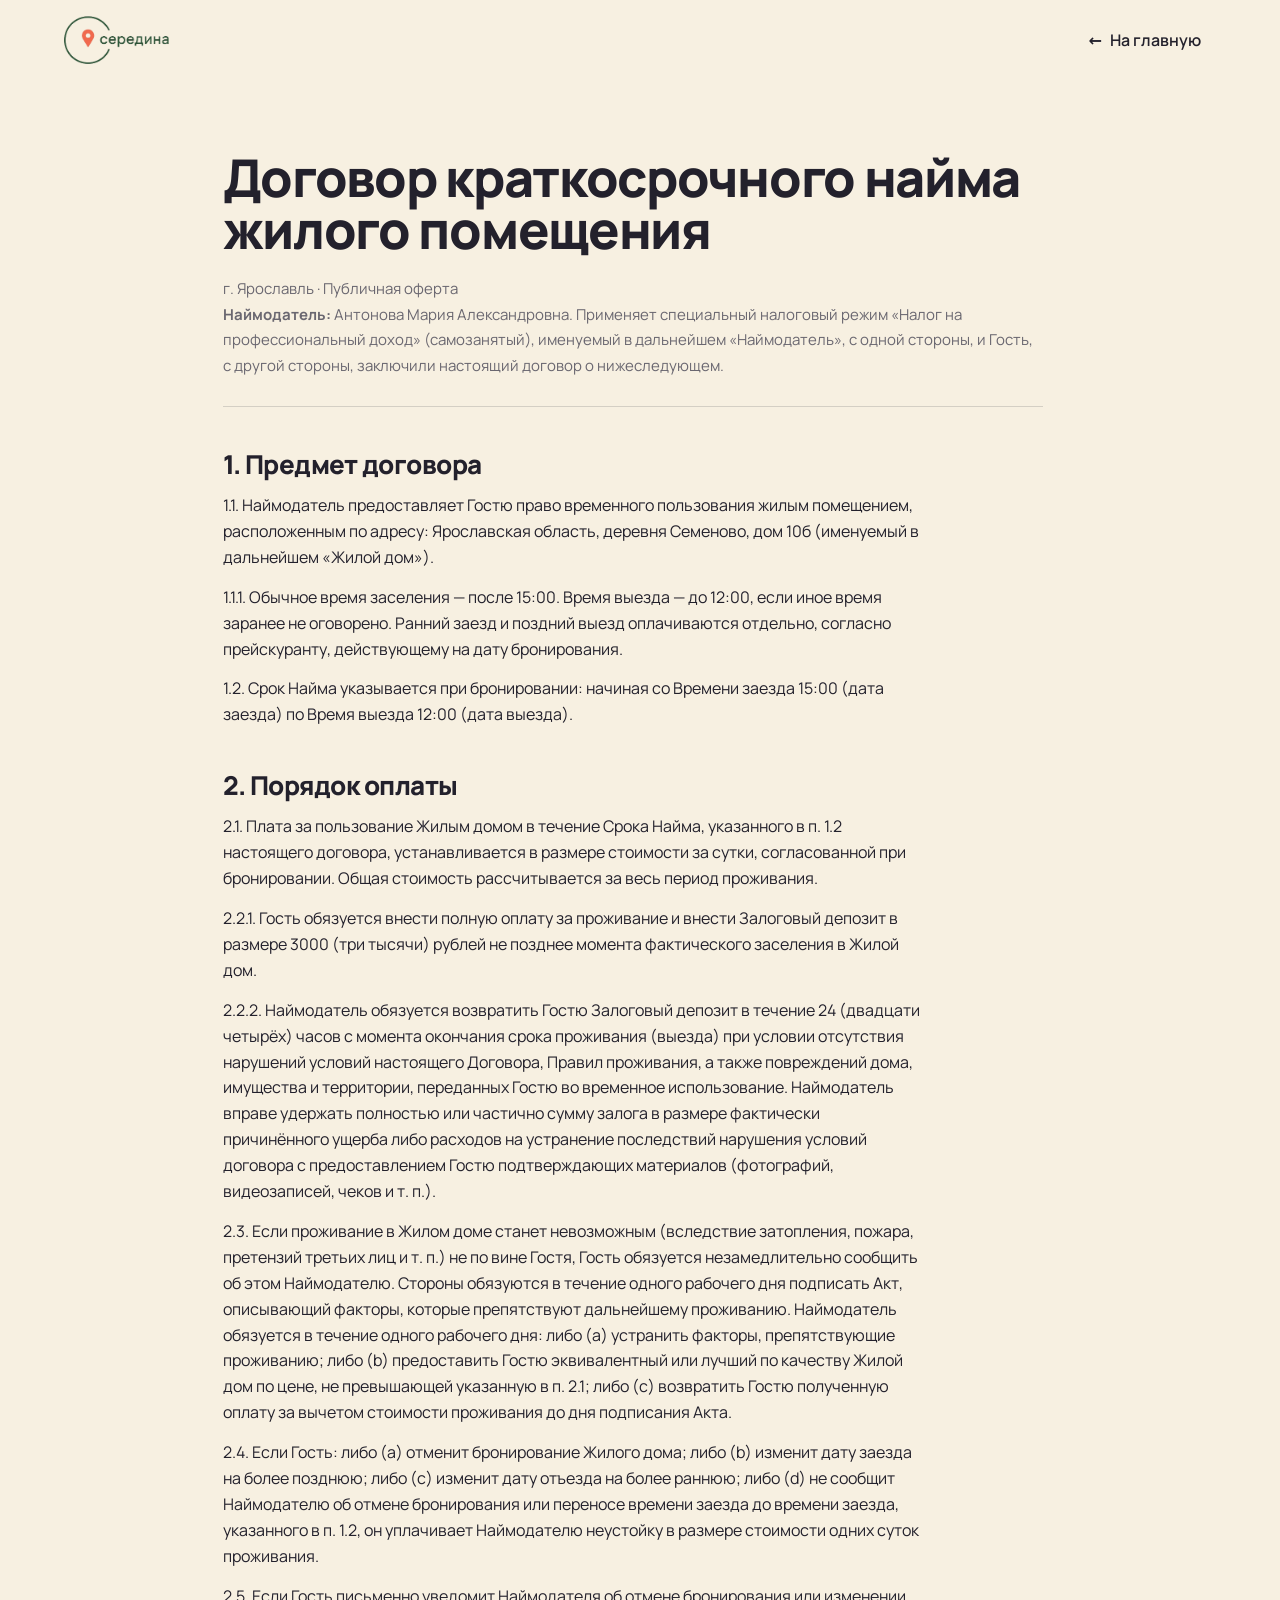
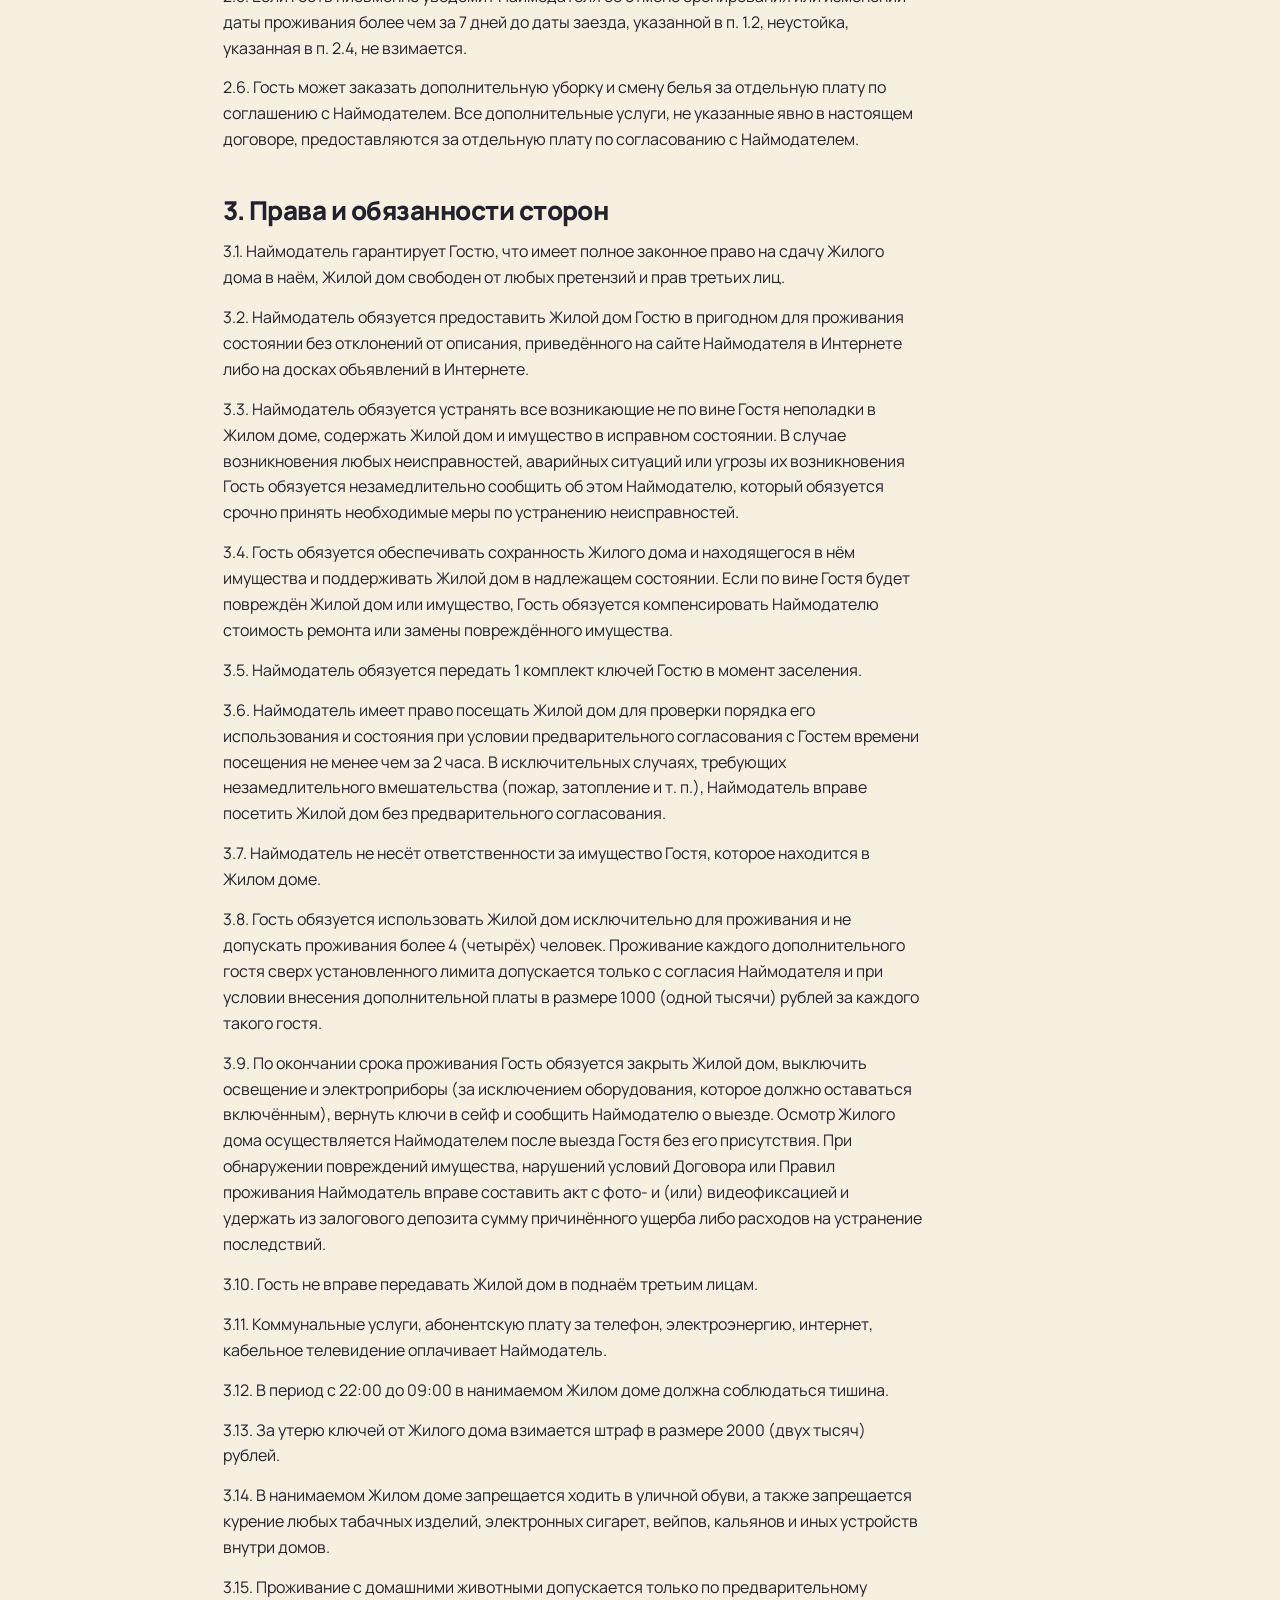
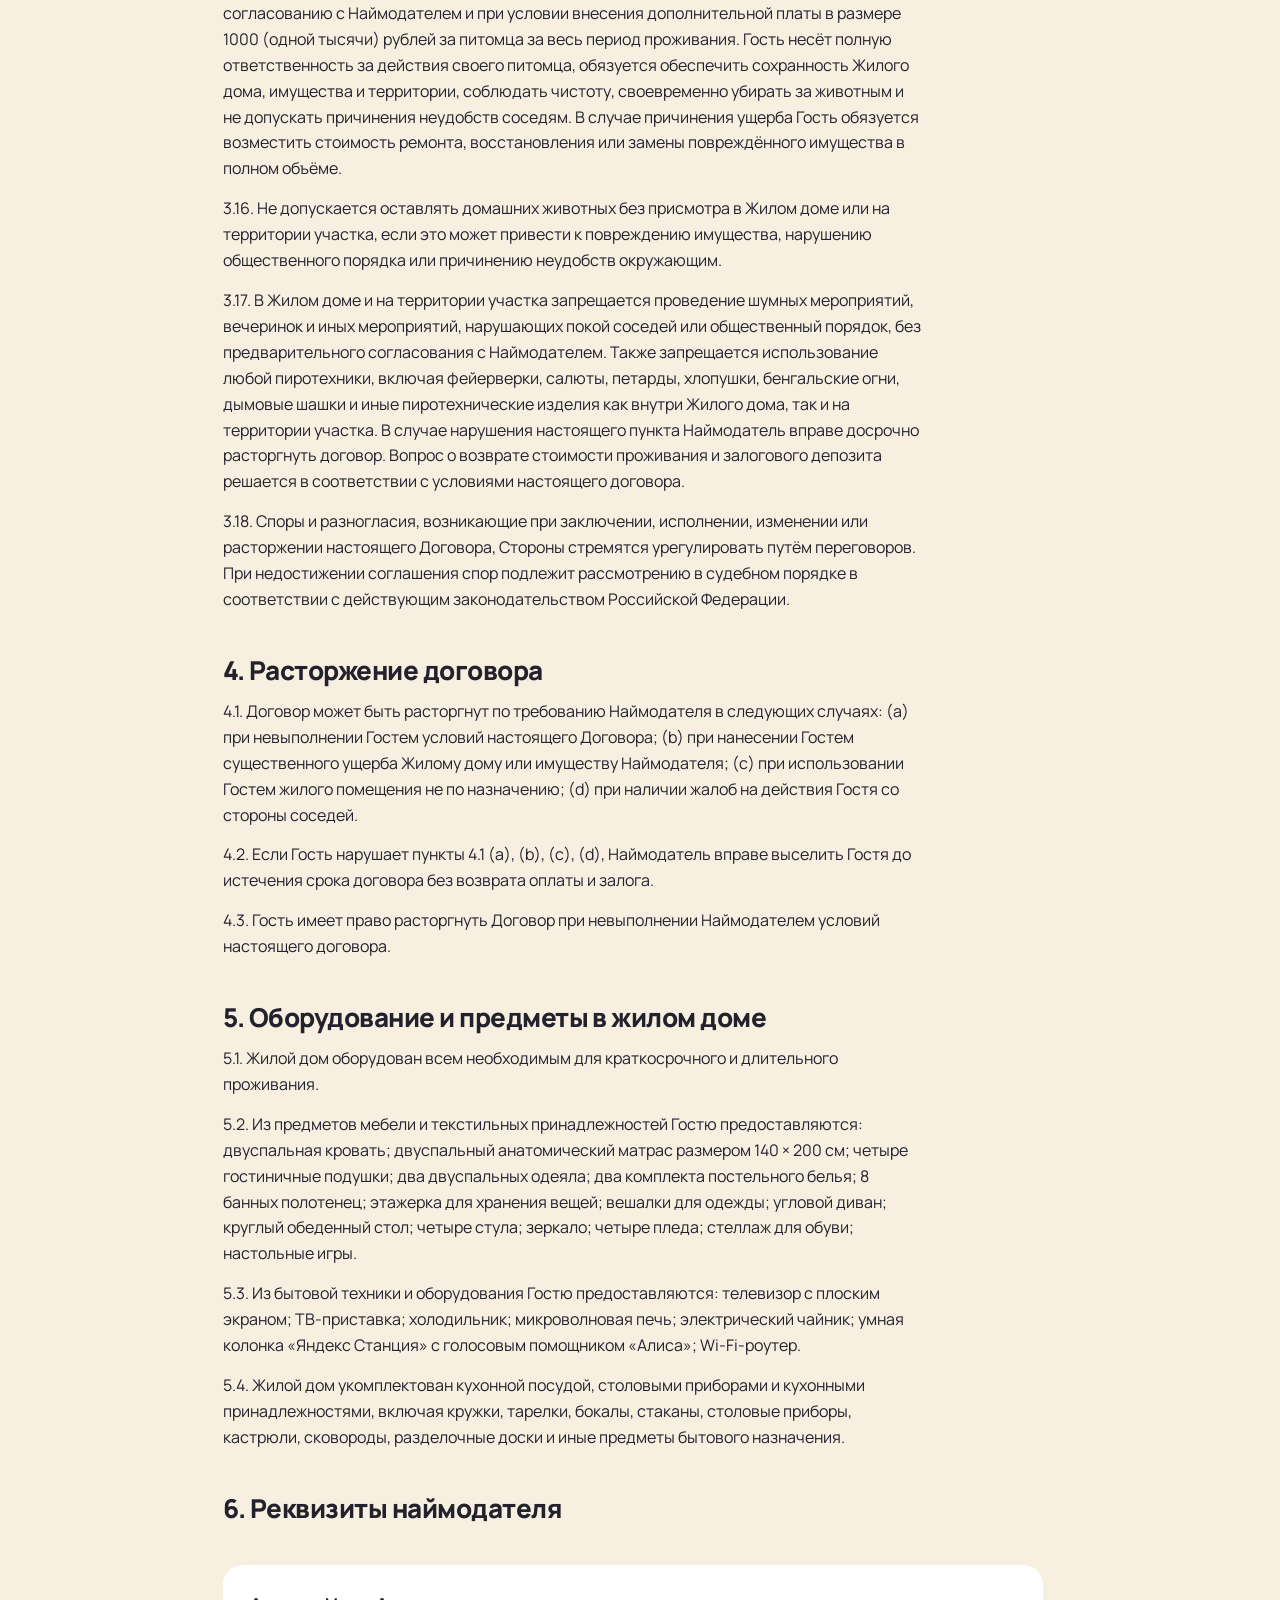
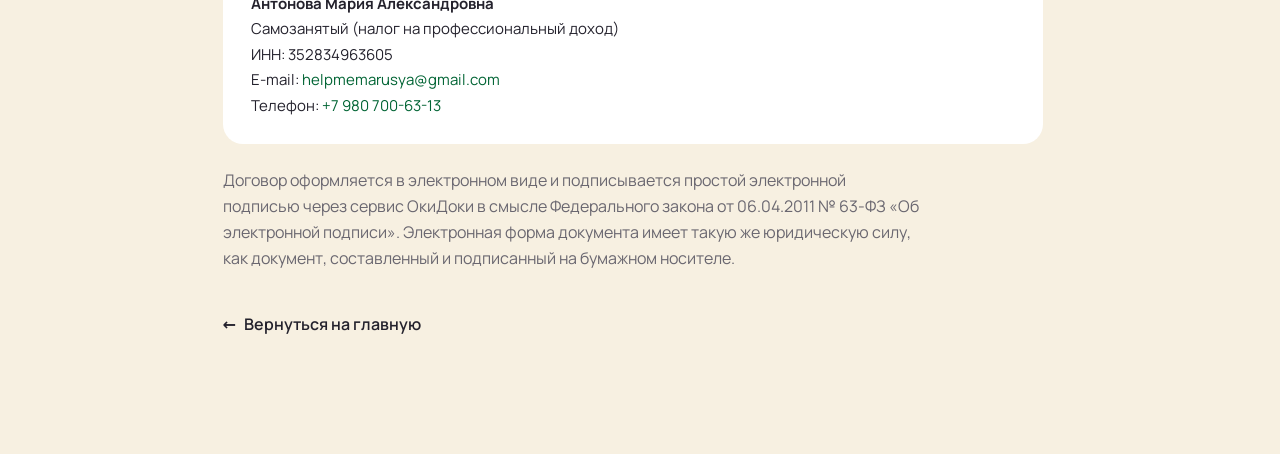
<file: oferta.html>
<!doctype html>
<html lang="ru">
<head>
<meta charset="utf-8">
<meta name="viewport" content="width=device-width, initial-scale=1">
<title>Договор оферты — Середина</title>
<meta name="description" content="Договор краткосрочного найма жилого помещения «Середина», деревня Семёново.">
<link rel="canonical" href="https://seredina76.ru/oferta.html">
<meta property="og:type" content="website">
<meta property="og:site_name" content="Середина">
<meta property="og:title" content="Договор оферты — Середина">
<meta property="og:description" content="Договор краткосрочного найма жилого помещения «Середина», деревня Семёново.">
<meta property="og:url" content="https://seredina76.ru/oferta.html">
<meta property="og:image" content="https://seredina76.ru/assets/og-cover.jpg">
<meta property="og:image:width" content="1200">
<meta property="og:image:height" content="630">
<link rel="icon" href="assets/logos/logo.png">
<link rel="stylesheet" href="site.css?v=26">
<style>
  .doc-header{position:sticky;top:0;z-index:20;background:rgba(247,240,225,.86);backdrop-filter:blur(10px);-webkit-backdrop-filter:blur(10px)}
  .doc-header .nav{padding:16px 0}
  .doc-header .logo{height:48px;width:auto}
  .doc-wrap{max-width:820px;margin:0 auto;padding:clamp(32px,6vw,72px) 0 clamp(64px,8vw,110px)}
  .doc h1{font-size:clamp(30px,4.4vw,52px);margin-bottom:20px}
  .doc .doc-meta{font-size:15px;color:var(--charcoal-soft);line-height:1.7;margin-bottom:40px;padding-bottom:28px;border-bottom:1px solid var(--line)}
  .doc h2{font-family:var(--font-head);font-weight:800;font-size:clamp(20px,2.2vw,26px);letter-spacing:-.02em;margin:44px 0 16px}
  .doc p{font-size:16px;line-height:1.62;color:var(--charcoal);margin-bottom:14px;max-width:70ch}
  .doc p.i{color:var(--charcoal-soft)}
  .doc .req{margin-top:44px;padding:26px 28px;background:var(--snow);border-radius:var(--r-card);font-size:15px;line-height:1.7}
  .doc .req b{font-weight:700}
  .back{display:inline-flex;align-items:center;gap:8px;font-weight:600;color:var(--charcoal)}
</style>
<!-- Yandex.Metrika counter -->
<script type="text/javascript">
    (function(m,e,t,r,i,k,a){
        m[i]=m[i]||function(){(m[i].a=m[i].a||[]).push(arguments)};
        m[i].l=1*new Date();
        for (var j = 0; j < document.scripts.length; j++) {if (document.scripts[j].src === r) { return; }}
        k=e.createElement(t),a=e.getElementsByTagName(t)[0],k.async=1,k.src=r,a.parentNode.insertBefore(k,a)
    })(window, document,'script','https://mc.yandex.ru/metrika/tag.js?id=111608312', 'ym');

    ym(111608312, 'init', {ssr:true, webvisor:true, clickmap:true, ecommerce:"dataLayer", referrer: document.referrer, url: location.href, accurateTrackBounce:true, trackLinks:true});
</script>
<noscript><div><img src="https://mc.yandex.ru/watch/111608312" style="position:absolute; left:-9999px;" alt=""></div></noscript>
<!-- /Yandex.Metrika counter -->
</head>
<body>

<header class="doc-header">
  <div class="container">
    <nav class="nav">
      <a href="index.html" aria-label="Середина"><img class="logo" src="assets/logos/logo-mark.png" alt="Середина"></a>
      <a class="back" href="index.html"><span aria-hidden="true">←</span> На главную</a>
    </nav>
  </div>
</header>

<main class="container">
  <article class="doc doc-wrap">
    <h1>Договор краткосрочного найма жилого помещения</h1>
    <div class="doc-meta">
      г. Ярославль · Публичная оферта<br>
      <b>Наймодатель:</b> Антонова Мария Александровна. Применяет специальный налоговый режим «Налог на профессиональный доход» (самозанятый), именуемый в дальнейшем «Наймодатель», с одной стороны, и Гость, с другой стороны, заключили настоящий договор о нижеследующем.
    </div>

    <h2>1. Предмет договора</h2>
    <p>1.1. Наймодатель предоставляет Гостю право временного пользования жилым помещением, расположенным по адресу: Ярославская область, деревня Семеново, дом 10б (именуемый в дальнейшем «Жилой дом»).</p>
    <p>1.1.1. Обычное время заселения — после 15:00. Время выезда — до 12:00, если иное время заранее не оговорено. Ранний заезд и поздний выезд оплачиваются отдельно, согласно прейскуранту, действующему на дату бронирования.</p>
    <p>1.2. Срок Найма указывается при бронировании: начиная со Времени заезда 15:00 (дата заезда) по Время выезда 12:00 (дата выезда).</p>

    <h2>2. Порядок оплаты</h2>
    <p>2.1. Плата за пользование Жилым домом в течение Срока Найма, указанного в п. 1.2 настоящего договора, устанавливается в размере стоимости за сутки, согласованной при бронировании. Общая стоимость рассчитывается за весь период проживания.</p>
    <p>2.2.1. Гость обязуется внести полную оплату за проживание и внести Залоговый депозит в размере 3000 (три тысячи) рублей не позднее момента фактического заселения в Жилой дом.</p>
    <p>2.2.2. Наймодатель обязуется возвратить Гостю Залоговый депозит в течение 24 (двадцати четырёх) часов с момента окончания срока проживания (выезда) при условии отсутствия нарушений условий настоящего Договора, Правил проживания, а также повреждений дома, имущества и территории, переданных Гостю во временное использование. Наймодатель вправе удержать полностью или частично сумму залога в размере фактически причинённого ущерба либо расходов на устранение последствий нарушения условий договора с предоставлением Гостю подтверждающих материалов (фотографий, видеозаписей, чеков и т. п.).</p>
    <p>2.3. Если проживание в Жилом доме станет невозможным (вследствие затопления, пожара, претензий третьих лиц и т. п.) не по вине Гостя, Гость обязуется незамедлительно сообщить об этом Наймодателю. Стороны обязуются в течение одного рабочего дня подписать Акт, описывающий факторы, которые препятствуют дальнейшему проживанию. Наймодатель обязуется в течение одного рабочего дня: либо (a) устранить факторы, препятствующие проживанию; либо (b) предоставить Гостю эквивалентный или лучший по качеству Жилой дом по цене, не превышающей указанную в п. 2.1; либо (c) возвратить Гостю полученную оплату за вычетом стоимости проживания до дня подписания Акта.</p>
    <p>2.4. Если Гость: либо (a) отменит бронирование Жилого дома; либо (b) изменит дату заезда на более позднюю; либо (c) изменит дату отъезда на более раннюю; либо (d) не сообщит Наймодателю об отмене бронирования или переносе времени заезда до времени заезда, указанного в п. 1.2, он уплачивает Наймодателю неустойку в размере стоимости одних суток проживания.</p>
    <p>2.5. Если Гость письменно уведомит Наймодателя об отмене бронирования или изменении даты проживания более чем за 7 дней до даты заезда, указанной в п. 1.2, неустойка, указанная в п. 2.4, не взимается.</p>
    <p>2.6. Гость может заказать дополнительную уборку и смену белья за отдельную плату по соглашению с Наймодателем. Все дополнительные услуги, не указанные явно в настоящем договоре, предоставляются за отдельную плату по согласованию с Наймодателем.</p>

    <h2>3. Права и обязанности сторон</h2>
    <p>3.1. Наймодатель гарантирует Гостю, что имеет полное законное право на сдачу Жилого дома в наём, Жилой дом свободен от любых претензий и прав третьих лиц.</p>
    <p>3.2. Наймодатель обязуется предоставить Жилой дом Гостю в пригодном для проживания состоянии без отклонений от описания, приведённого на сайте Наймодателя в Интернете либо на досках объявлений в Интернете.</p>
    <p>3.3. Наймодатель обязуется устранять все возникающие не по вине Гостя неполадки в Жилом доме, содержать Жилой дом и имущество в исправном состоянии. В случае возникновения любых неисправностей, аварийных ситуаций или угрозы их возникновения Гость обязуется незамедлительно сообщить об этом Наймодателю, который обязуется срочно принять необходимые меры по устранению неисправностей.</p>
    <p>3.4. Гость обязуется обеспечивать сохранность Жилого дома и находящегося в нём имущества и поддерживать Жилой дом в надлежащем состоянии. Если по вине Гостя будет повреждён Жилой дом или имущество, Гость обязуется компенсировать Наймодателю стоимость ремонта или замены повреждённого имущества.</p>
    <p>3.5. Наймодатель обязуется передать 1 комплект ключей Гостю в момент заселения.</p>
    <p>3.6. Наймодатель имеет право посещать Жилой дом для проверки порядка его использования и состояния при условии предварительного согласования с Гостем времени посещения не менее чем за 2 часа. В исключительных случаях, требующих незамедлительного вмешательства (пожар, затопление и т. п.), Наймодатель вправе посетить Жилой дом без предварительного согласования.</p>
    <p>3.7. Наймодатель не несёт ответственности за имущество Гостя, которое находится в Жилом доме.</p>
    <p>3.8. Гость обязуется использовать Жилой дом исключительно для проживания и не допускать проживания более 4 (четырёх) человек. Проживание каждого дополнительного гостя сверх установленного лимита допускается только с согласия Наймодателя и при условии внесения дополнительной платы в размере 1000 (одной тысячи) рублей за каждого такого гостя.</p>
    <p>3.9. По окончании срока проживания Гость обязуется закрыть Жилой дом, выключить освещение и электроприборы (за исключением оборудования, которое должно оставаться включённым), вернуть ключи в сейф и сообщить Наймодателю о выезде. Осмотр Жилого дома осуществляется Наймодателем после выезда Гостя без его присутствия. При обнаружении повреждений имущества, нарушений условий Договора или Правил проживания Наймодатель вправе составить акт с фото- и (или) видеофиксацией и удержать из залогового депозита сумму причинённого ущерба либо расходов на устранение последствий.</p>
    <p>3.10. Гость не вправе передавать Жилой дом в поднаём третьим лицам.</p>
    <p>3.11. Коммунальные услуги, абонентскую плату за телефон, электроэнергию, интернет, кабельное телевидение оплачивает Наймодатель.</p>
    <p>3.12. В период с 22:00 до 09:00 в нанимаемом Жилом доме должна соблюдаться тишина.</p>
    <p>3.13. За утерю ключей от Жилого дома взимается штраф в размере 2000 (двух тысяч) рублей.</p>
    <p>3.14. В нанимаемом Жилом доме запрещается ходить в уличной обуви, а также запрещается курение любых табачных изделий, электронных сигарет, вейпов, кальянов и иных устройств внутри домов.</p>
    <p>3.15. Проживание с домашними животными допускается только по предварительному согласованию с Наймодателем и при условии внесения дополнительной платы в размере 1000 (одной тысячи) рублей за питомца за весь период проживания. Гость несёт полную ответственность за действия своего питомца, обязуется обеспечить сохранность Жилого дома, имущества и территории, соблюдать чистоту, своевременно убирать за животным и не допускать причинения неудобств соседям. В случае причинения ущерба Гость обязуется возместить стоимость ремонта, восстановления или замены повреждённого имущества в полном объёме.</p>
    <p>3.16. Не допускается оставлять домашних животных без присмотра в Жилом доме или на территории участка, если это может привести к повреждению имущества, нарушению общественного порядка или причинению неудобств окружающим.</p>
    <p>3.17. В Жилом доме и на территории участка запрещается проведение шумных мероприятий, вечеринок и иных мероприятий, нарушающих покой соседей или общественный порядок, без предварительного согласования с Наймодателем. Также запрещается использование любой пиротехники, включая фейерверки, салюты, петарды, хлопушки, бенгальские огни, дымовые шашки и иные пиротехнические изделия как внутри Жилого дома, так и на территории участка. В случае нарушения настоящего пункта Наймодатель вправе досрочно расторгнуть договор. Вопрос о возврате стоимости проживания и залогового депозита решается в соответствии с условиями настоящего договора.</p>
    <p>3.18. Споры и разногласия, возникающие при заключении, исполнении, изменении или расторжении настоящего Договора, Стороны стремятся урегулировать путём переговоров. При недостижении соглашения спор подлежит рассмотрению в судебном порядке в соответствии с действующим законодательством Российской Федерации.</p>

    <h2>4. Расторжение договора</h2>
    <p>4.1. Договор может быть расторгнут по требованию Наймодателя в следующих случаях: (a) при невыполнении Гостем условий настоящего Договора; (b) при нанесении Гостем существенного ущерба Жилому дому или имуществу Наймодателя; (c) при использовании Гостем жилого помещения не по назначению; (d) при наличии жалоб на действия Гостя со стороны соседей.</p>
    <p>4.2. Если Гость нарушает пункты 4.1 (a), (b), (c), (d), Наймодатель вправе выселить Гостя до истечения срока договора без возврата оплаты и залога.</p>
    <p>4.3. Гость имеет право расторгнуть Договор при невыполнении Наймодателем условий настоящего договора.</p>

    <h2>5. Оборудование и предметы в жилом доме</h2>
    <p>5.1. Жилой дом оборудован всем необходимым для краткосрочного и длительного проживания.</p>
    <p>5.2. Из предметов мебели и текстильных принадлежностей Гостю предоставляются: двуспальная кровать; двуспальный анатомический матрас размером 140 × 200 см; четыре гостиничные подушки; два двуспальных одеяла; два комплекта постельного белья; 8 банных полотенец; этажерка для хранения вещей; вешалки для одежды; угловой диван; круглый обеденный стол; четыре стула; зеркало; четыре пледа; стеллаж для обуви; настольные игры.</p>
    <p>5.3. Из бытовой техники и оборудования Гостю предоставляются: телевизор с плоским экраном; ТВ-приставка; холодильник; микроволновая печь; электрический чайник; умная колонка «Яндекс Станция» с голосовым помощником «Алиса»; Wi-Fi-роутер.</p>
    <p>5.4. Жилой дом укомплектован кухонной посудой, столовыми приборами и кухонными принадлежностями, включая кружки, тарелки, бокалы, стаканы, столовые приборы, кастрюли, сковороды, разделочные доски и иные предметы бытового назначения.</p>

    <h2>6. Реквизиты наймодателя</h2>
    <div class="req">
      <b>Антонова Мария Александровна</b><br>
      Самозанятый (налог на профессиональный доход)<br>
      ИНН: 352834963605<br>
      E-mail: <a href="mailto:helpmemarusya@gmail.com">helpmemarusya@gmail.com</a><br>
      Телефон: <a href="tel:+79807006313">+7 980 700-63-13</a>
    </div>
    <p class="i" style="margin-top:24px">Договор оформляется в электронном виде и подписывается простой электронной подписью через сервис ОкиДоки в смысле Федерального закона от 06.04.2011 № 63-ФЗ «Об электронной подписи». Электронная форма документа имеет такую же юридическую силу, как документ, составленный и подписанный на бумажном носителе.</p>

    <p style="margin-top:40px"><a class="back" href="index.html"><span aria-hidden="true">←</span> Вернуться на главную</a></p>
  </article>
</main>

</body>
</html>
</file>
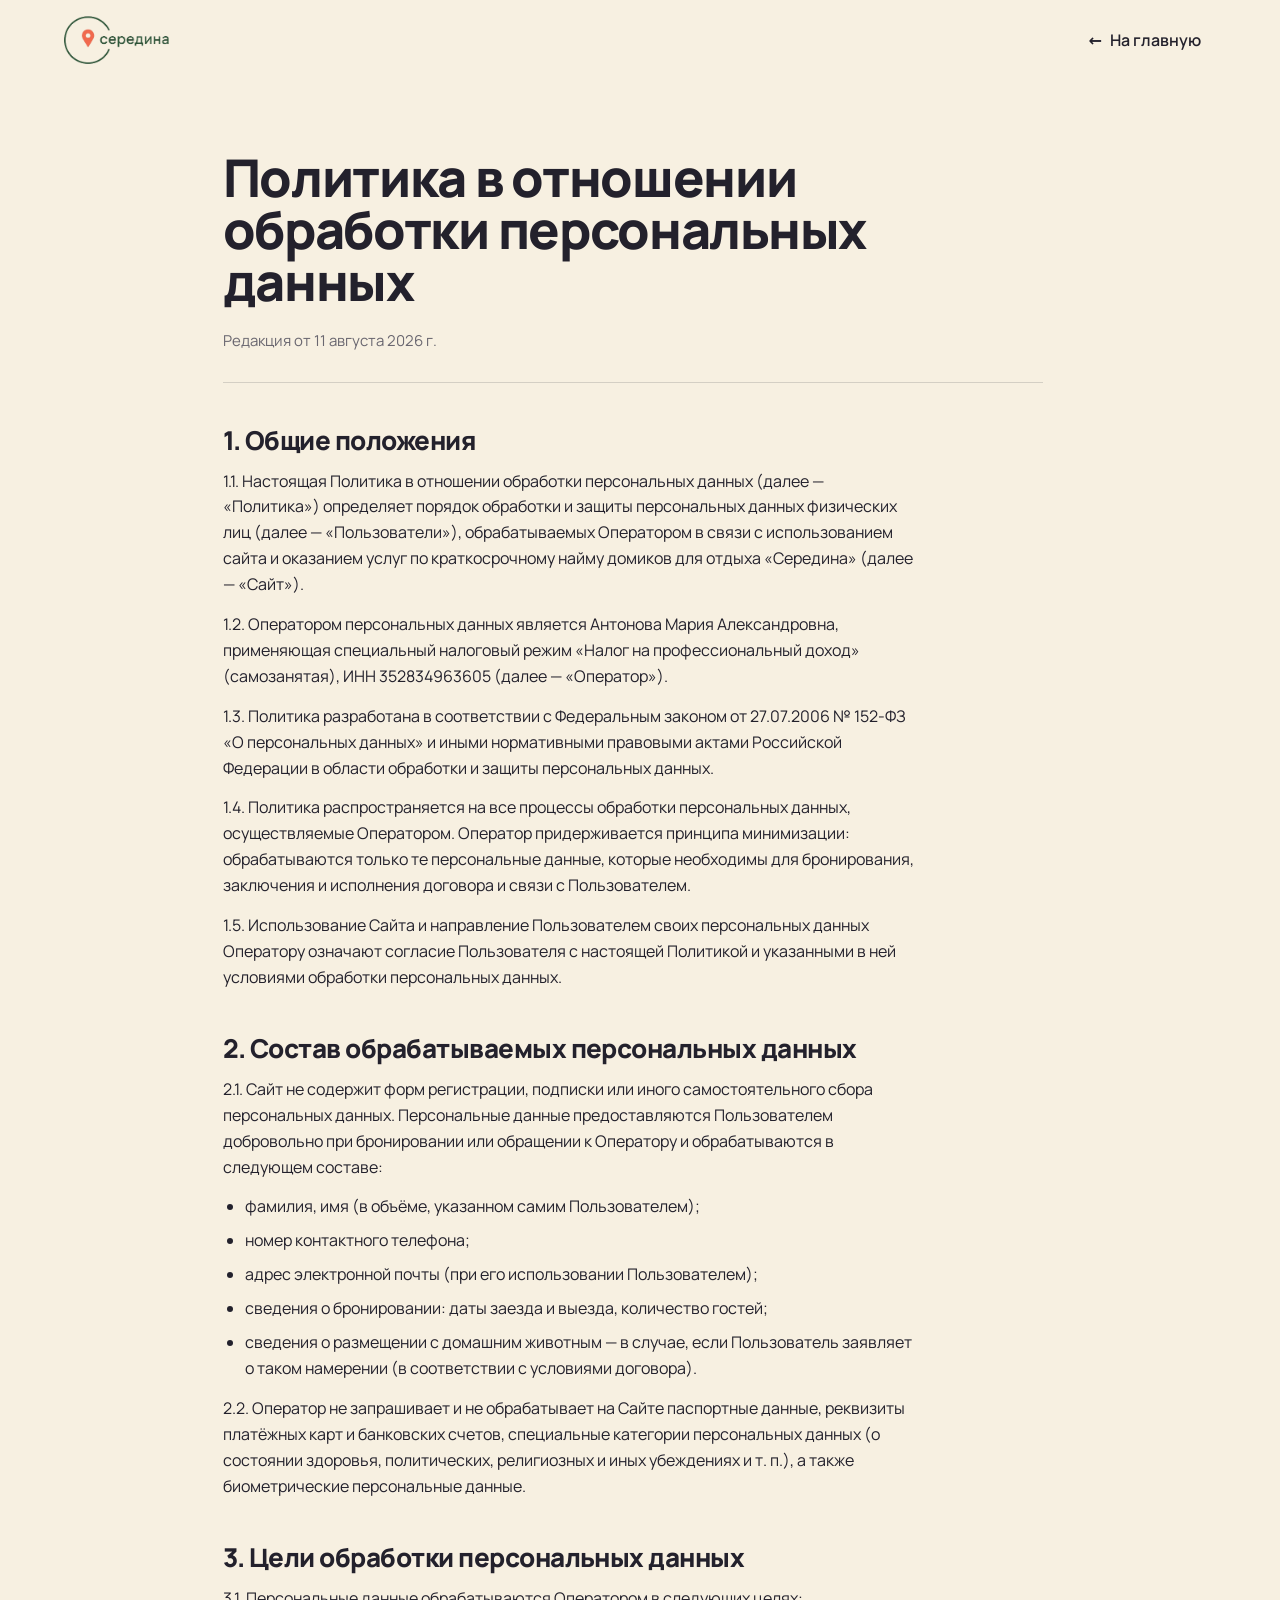
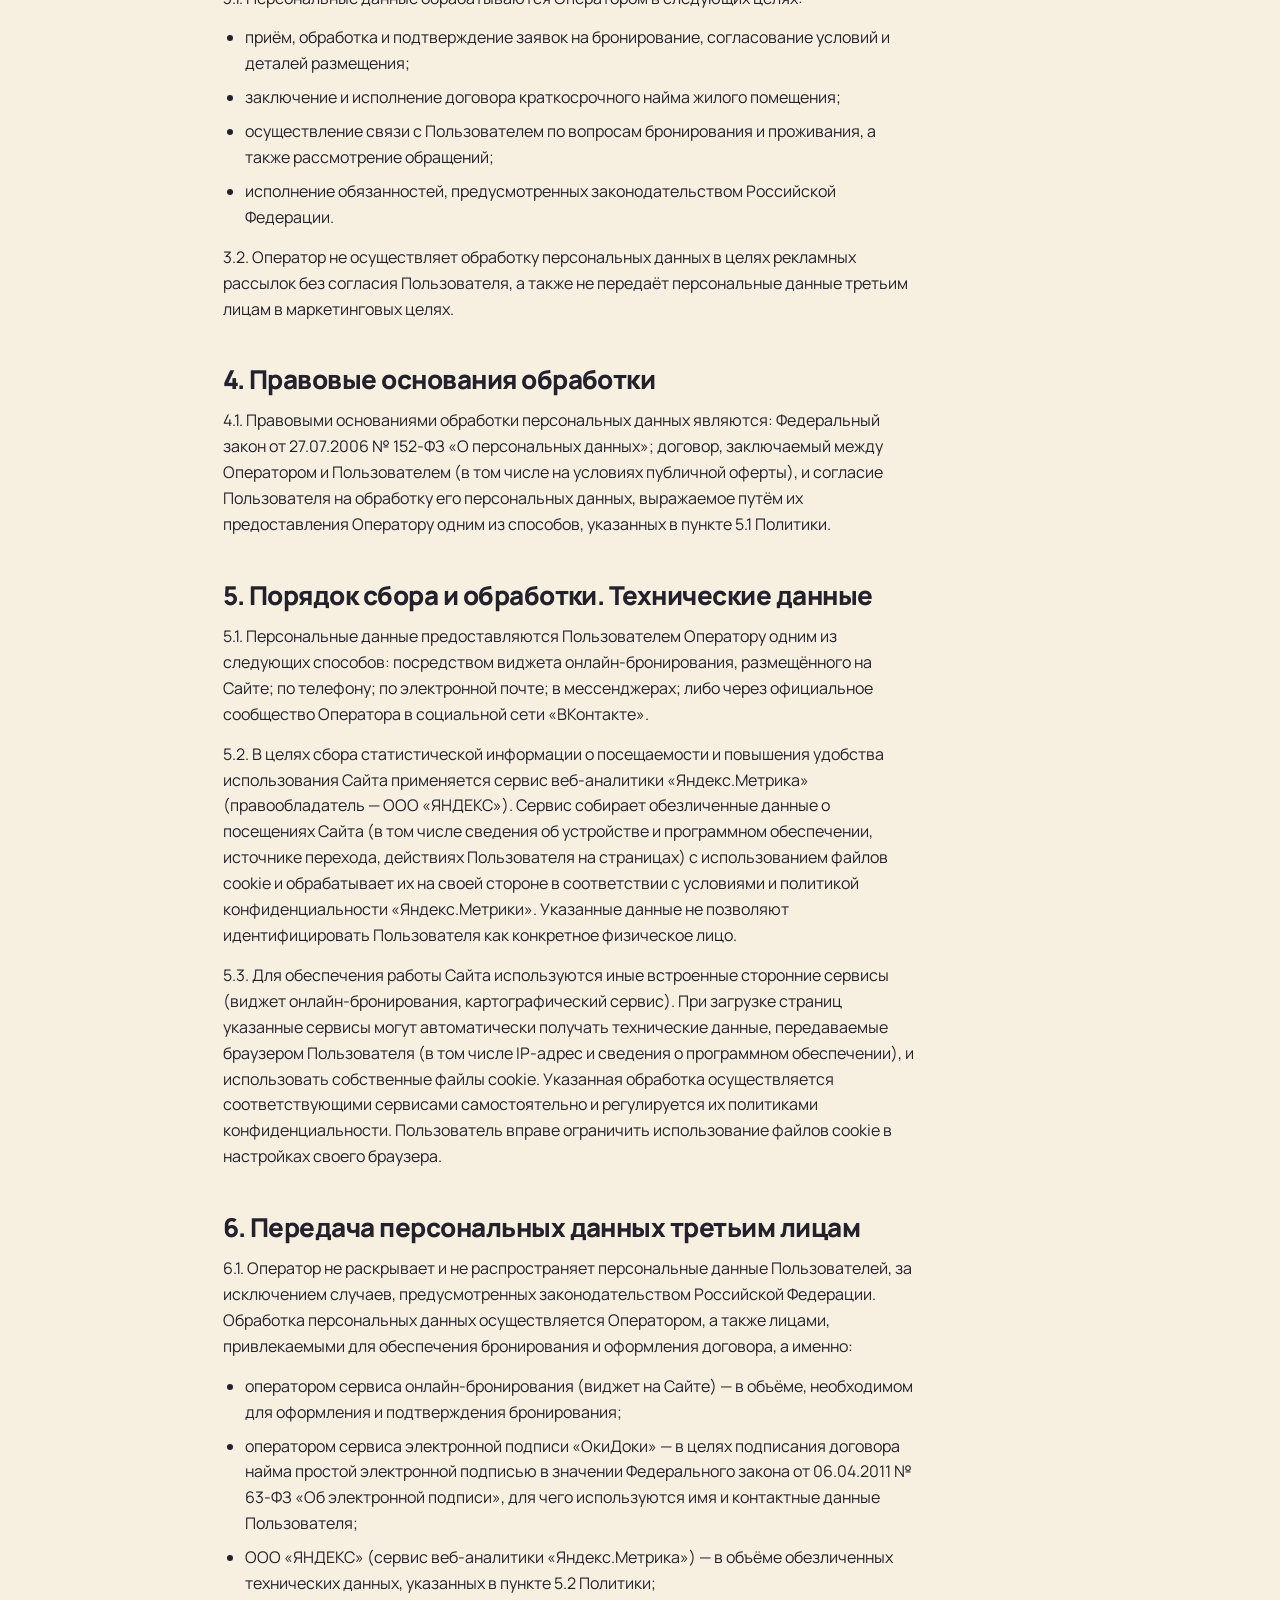
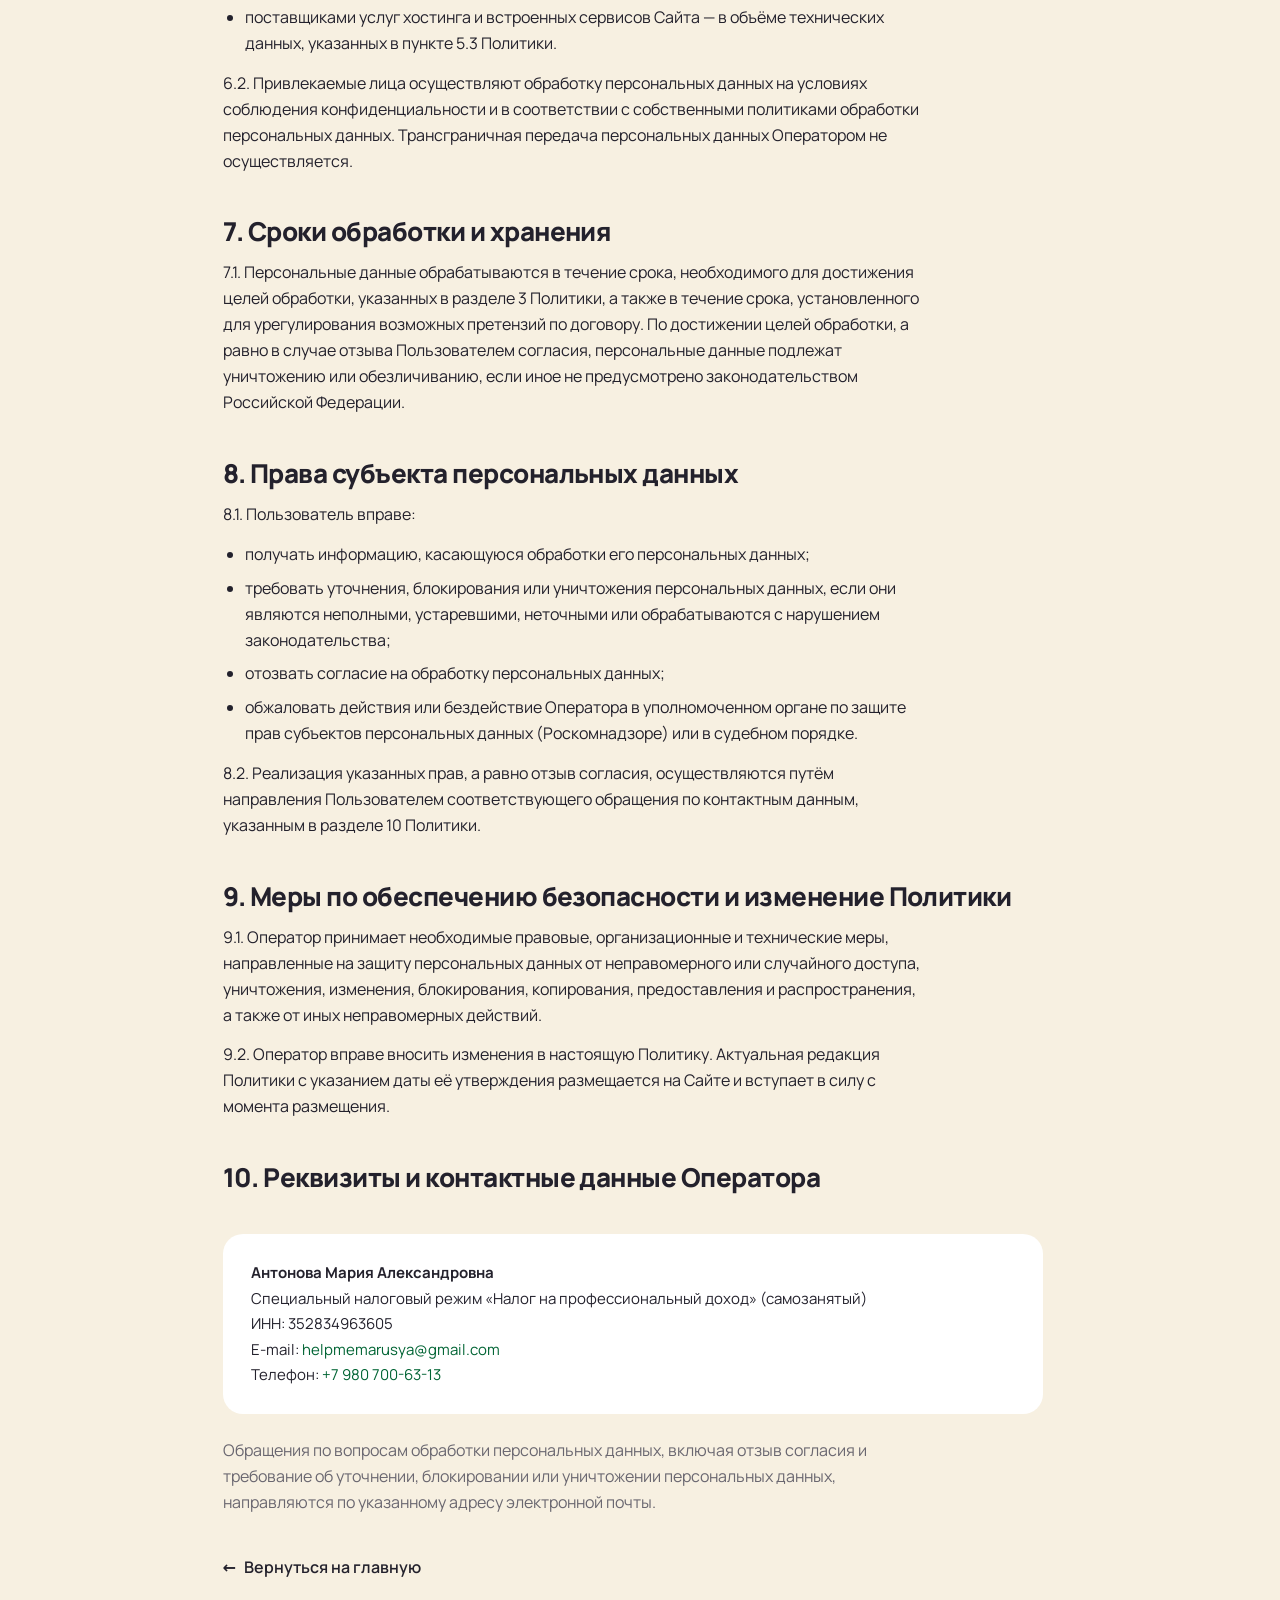
<file: politika.html>
<!doctype html>
<html lang="ru">
<head>
<meta charset="utf-8">
<meta name="viewport" content="width=device-width, initial-scale=1">
<title>Политика конфиденциальности — Середина</title>
<meta name="description" content="Политика в отношении обработки персональных данных на сайте домиков для отдыха «Середина».">
<link rel="canonical" href="https://seredina76.ru/politika.html">
<meta property="og:type" content="website">
<meta property="og:site_name" content="Середина">
<meta property="og:title" content="Политика конфиденциальности — Середина">
<meta property="og:description" content="Политика в отношении обработки персональных данных на сайте домиков для отдыха «Середина».">
<meta property="og:url" content="https://seredina76.ru/politika.html">
<meta property="og:image" content="https://seredina76.ru/assets/og-cover.jpg">
<meta property="og:image:width" content="1200">
<meta property="og:image:height" content="630">
<link rel="icon" href="assets/logos/logo.png">
<link rel="stylesheet" href="site.css?v=26">
<style>
  .doc-header{position:sticky;top:0;z-index:20;background:rgba(247,240,225,.86);backdrop-filter:blur(10px);-webkit-backdrop-filter:blur(10px)}
  .doc-header .nav{padding:16px 0}
  .doc-header .logo{height:48px;width:auto}
  .doc-wrap{max-width:820px;margin:0 auto;padding:clamp(32px,6vw,72px) 0 clamp(64px,8vw,110px)}
  .doc h1{font-size:clamp(30px,4.4vw,52px);margin-bottom:20px}
  .doc .doc-meta{font-size:15px;color:var(--charcoal-soft);line-height:1.7;margin-bottom:40px;padding-bottom:28px;border-bottom:1px solid var(--line)}
  .doc h2{font-family:var(--font-head);font-weight:800;font-size:clamp(20px,2.2vw,26px);letter-spacing:-.02em;margin:44px 0 16px}
  .doc p{font-size:16px;line-height:1.62;color:var(--charcoal);margin-bottom:14px;max-width:70ch}
  .doc ul{margin:0 0 14px;padding-left:22px;max-width:70ch}
  .doc li{font-size:16px;line-height:1.62;color:var(--charcoal);margin-bottom:8px}
  .doc p.i{color:var(--charcoal-soft)}
  .doc .req{margin-top:44px;padding:26px 28px;background:var(--snow);border-radius:var(--r-card);font-size:15px;line-height:1.7}
  .doc .req b{font-weight:700}
  .back{display:inline-flex;align-items:center;gap:8px;font-weight:600;color:var(--charcoal)}
</style>
<!-- Yandex.Metrika counter -->
<script type="text/javascript">
    (function(m,e,t,r,i,k,a){
        m[i]=m[i]||function(){(m[i].a=m[i].a||[]).push(arguments)};
        m[i].l=1*new Date();
        for (var j = 0; j < document.scripts.length; j++) {if (document.scripts[j].src === r) { return; }}
        k=e.createElement(t),a=e.getElementsByTagName(t)[0],k.async=1,k.src=r,a.parentNode.insertBefore(k,a)
    })(window, document,'script','https://mc.yandex.ru/metrika/tag.js?id=111608312', 'ym');

    ym(111608312, 'init', {ssr:true, webvisor:true, clickmap:true, ecommerce:"dataLayer", referrer: document.referrer, url: location.href, accurateTrackBounce:true, trackLinks:true});
</script>
<noscript><div><img src="https://mc.yandex.ru/watch/111608312" style="position:absolute; left:-9999px;" alt=""></div></noscript>
<!-- /Yandex.Metrika counter -->
</head>
<body>

<header class="doc-header">
  <div class="container">
    <nav class="nav">
      <a href="index.html" aria-label="Середина"><img class="logo" src="assets/logos/logo-mark.png" alt="Середина"></a>
      <a class="back" href="index.html"><span aria-hidden="true">←</span> На главную</a>
    </nav>
  </div>
</header>

<main class="container">
  <article class="doc doc-wrap">
    <h1>Политика в отношении обработки персональных данных</h1>
    <div class="doc-meta">
      Редакция от 11 августа 2026 г.
    </div>

    <h2>1. Общие положения</h2>
    <p>1.1. Настоящая Политика в отношении обработки персональных данных (далее — «Политика») определяет порядок обработки и защиты персональных данных физических лиц (далее — «Пользователи»), обрабатываемых Оператором в связи с использованием сайта и оказанием услуг по краткосрочному найму домиков для отдыха «Середина» (далее — «Сайт»).</p>
    <p>1.2. Оператором персональных данных является Антонова Мария Александровна, применяющая специальный налоговый режим «Налог на профессиональный доход» (самозанятая), ИНН 352834963605 (далее — «Оператор»).</p>
    <p>1.3. Политика разработана в соответствии с Федеральным законом от 27.07.2006 № 152-ФЗ «О персональных данных» и иными нормативными правовыми актами Российской Федерации в области обработки и защиты персональных данных.</p>
    <p>1.4. Политика распространяется на все процессы обработки персональных данных, осуществляемые Оператором. Оператор придерживается принципа минимизации: обрабатываются только те персональные данные, которые необходимы для бронирования, заключения и исполнения договора и связи с Пользователем.</p>
    <p>1.5. Использование Сайта и направление Пользователем своих персональных данных Оператору означают согласие Пользователя с настоящей Политикой и указанными в ней условиями обработки персональных данных.</p>

    <h2>2. Состав обрабатываемых персональных данных</h2>
    <p>2.1. Сайт не содержит форм регистрации, подписки или иного самостоятельного сбора персональных данных. Персональные данные предоставляются Пользователем добровольно при бронировании или обращении к Оператору и обрабатываются в следующем составе:</p>
    <ul>
      <li>фамилия, имя (в объёме, указанном самим Пользователем);</li>
      <li>номер контактного телефона;</li>
      <li>адрес электронной почты (при его использовании Пользователем);</li>
      <li>сведения о бронировании: даты заезда и выезда, количество гостей;</li>
      <li>сведения о размещении с домашним животным — в случае, если Пользователь заявляет о таком намерении (в соответствии с условиями договора).</li>
    </ul>
    <p>2.2. Оператор не запрашивает и не обрабатывает на Сайте паспортные данные, реквизиты платёжных карт и банковских счетов, специальные категории персональных данных (о состоянии здоровья, политических, религиозных и иных убеждениях и т. п.), а также биометрические персональные данные.</p>

    <h2>3. Цели обработки персональных данных</h2>
    <p>3.1. Персональные данные обрабатываются Оператором в следующих целях:</p>
    <ul>
      <li>приём, обработка и подтверждение заявок на бронирование, согласование условий и деталей размещения;</li>
      <li>заключение и исполнение договора краткосрочного найма жилого помещения;</li>
      <li>осуществление связи с Пользователем по вопросам бронирования и проживания, а также рассмотрение обращений;</li>
      <li>исполнение обязанностей, предусмотренных законодательством Российской Федерации.</li>
    </ul>
    <p>3.2. Оператор не осуществляет обработку персональных данных в целях рекламных рассылок без согласия Пользователя, а также не передаёт персональные данные третьим лицам в маркетинговых целях.</p>

    <h2>4. Правовые основания обработки</h2>
    <p>4.1. Правовыми основаниями обработки персональных данных являются: Федеральный закон от 27.07.2006 № 152-ФЗ «О персональных данных»; договор, заключаемый между Оператором и Пользователем (в том числе на условиях публичной оферты), и согласие Пользователя на обработку его персональных данных, выражаемое путём их предоставления Оператору одним из способов, указанных в пункте 5.1 Политики.</p>

    <h2>5. Порядок сбора и обработки. Технические данные</h2>
    <p>5.1. Персональные данные предоставляются Пользователем Оператору одним из следующих способов: посредством виджета онлайн-бронирования, размещённого на Сайте; по телефону; по электронной почте; в мессенджерах; либо через официальное сообщество Оператора в социальной сети «ВКонтакте».</p>
    <p>5.2. В целях сбора статистической информации о посещаемости и повышения удобства использования Сайта применяется сервис веб-аналитики «Яндекс.Метрика» (правообладатель — ООО «ЯНДЕКС»). Сервис собирает обезличенные данные о посещениях Сайта (в том числе сведения об устройстве и программном обеспечении, источнике перехода, действиях Пользователя на страницах) с использованием файлов cookie и обрабатывает их на своей стороне в соответствии с условиями и политикой конфиденциальности «Яндекс.Метрики». Указанные данные не позволяют идентифицировать Пользователя как конкретное физическое лицо.</p>
    <p>5.3. Для обеспечения работы Сайта используются иные встроенные сторонние сервисы (виджет онлайн-бронирования, картографический сервис). При загрузке страниц указанные сервисы могут автоматически получать технические данные, передаваемые браузером Пользователя (в том числе IP-адрес и сведения о программном обеспечении), и использовать собственные файлы cookie. Указанная обработка осуществляется соответствующими сервисами самостоятельно и регулируется их политиками конфиденциальности. Пользователь вправе ограничить использование файлов cookie в настройках своего браузера.</p>

    <h2>6. Передача персональных данных третьим лицам</h2>
    <p>6.1. Оператор не раскрывает и не распространяет персональные данные Пользователей, за исключением случаев, предусмотренных законодательством Российской Федерации. Обработка персональных данных осуществляется Оператором, а также лицами, привлекаемыми для обеспечения бронирования и оформления договора, а именно:</p>
    <ul>
      <li>оператором сервиса онлайн-бронирования (виджет на Сайте) — в объёме, необходимом для оформления и подтверждения бронирования;</li>
      <li>оператором сервиса электронной подписи «ОкиДоки» — в целях подписания договора найма простой электронной подписью в значении Федерального закона от 06.04.2011 № 63-ФЗ «Об электронной подписи», для чего используются имя и контактные данные Пользователя;</li>
      <li>ООО «ЯНДЕКС» (сервис веб-аналитики «Яндекс.Метрика») — в объёме обезличенных технических данных, указанных в пункте 5.2 Политики;</li>
      <li>поставщиками услуг хостинга и встроенных сервисов Сайта — в объёме технических данных, указанных в пункте 5.3 Политики.</li>
    </ul>
    <p>6.2. Привлекаемые лица осуществляют обработку персональных данных на условиях соблюдения конфиденциальности и в соответствии с собственными политиками обработки персональных данных. Трансграничная передача персональных данных Оператором не осуществляется.</p>

    <h2>7. Сроки обработки и хранения</h2>
    <p>7.1. Персональные данные обрабатываются в течение срока, необходимого для достижения целей обработки, указанных в разделе 3 Политики, а также в течение срока, установленного для урегулирования возможных претензий по договору. По достижении целей обработки, а равно в случае отзыва Пользователем согласия, персональные данные подлежат уничтожению или обезличиванию, если иное не предусмотрено законодательством Российской Федерации.</p>

    <h2>8. Права субъекта персональных данных</h2>
    <p>8.1. Пользователь вправе:</p>
    <ul>
      <li>получать информацию, касающуюся обработки его персональных данных;</li>
      <li>требовать уточнения, блокирования или уничтожения персональных данных, если они являются неполными, устаревшими, неточными или обрабатываются с нарушением законодательства;</li>
      <li>отозвать согласие на обработку персональных данных;</li>
      <li>обжаловать действия или бездействие Оператора в уполномоченном органе по защите прав субъектов персональных данных (Роскомнадзоре) или в судебном порядке.</li>
    </ul>
    <p>8.2. Реализация указанных прав, а равно отзыв согласия, осуществляются путём направления Пользователем соответствующего обращения по контактным данным, указанным в разделе 10 Политики.</p>

    <h2>9. Меры по обеспечению безопасности и изменение Политики</h2>
    <p>9.1. Оператор принимает необходимые правовые, организационные и технические меры, направленные на защиту персональных данных от неправомерного или случайного доступа, уничтожения, изменения, блокирования, копирования, предоставления и распространения, а также от иных неправомерных действий.</p>
    <p>9.2. Оператор вправе вносить изменения в настоящую Политику. Актуальная редакция Политики с указанием даты её утверждения размещается на Сайте и вступает в силу с момента размещения.</p>

    <h2>10. Реквизиты и контактные данные Оператора</h2>
    <div class="req">
      <b>Антонова Мария Александровна</b><br>
      Специальный налоговый режим «Налог на профессиональный доход» (самозанятый)<br>
      ИНН: 352834963605<br>
      E-mail: <a href="mailto:helpmemarusya@gmail.com">helpmemarusya@gmail.com</a><br>
      Телефон: <a href="tel:+79807006313">+7 980 700-63-13</a>
    </div>
    <p class="i" style="margin-top:24px">Обращения по вопросам обработки персональных данных, включая отзыв согласия и требование об уточнении, блокировании или уничтожении персональных данных, направляются по указанному адресу электронной почты.</p>

    <p style="margin-top:40px"><a class="back" href="index.html"><span aria-hidden="true">←</span> Вернуться на главную</a></p>
  </article>
</main>

</body>
</html>
</file>
<file: site.css>
/* Self-hosted Manrope (Google Fonts) — offline, RF-friendly */
@font-face{font-family:'Manrope';font-style:normal;font-weight:300;font-display:swap;src:url(assets/fonts/manrope-300-cyrillic-ext.woff2) format('woff2');unicode-range:U+0460-052F, U+1C80-1C8A, U+20B4, U+2DE0-2DFF, U+A640-A69F, U+FE2E-FE2F;}
@font-face{font-family:'Manrope';font-style:normal;font-weight:300;font-display:swap;src:url(assets/fonts/manrope-300-cyrillic.woff2) format('woff2');unicode-range:U+0301, U+0400-045F, U+0490-0491, U+04B0-04B1, U+2116;}
@font-face{font-family:'Manrope';font-style:normal;font-weight:300;font-display:swap;src:url(assets/fonts/manrope-300-latin.woff2) format('woff2');unicode-range:U+0000-00FF, U+0131, U+0152-0153, U+02BB-02BC, U+02C6, U+02DA, U+02DC, U+0304, U+0308, U+0329, U+2000-206F, U+20AC, U+2122, U+2191, U+2193, U+2212, U+2215, U+FEFF, U+FFFD;}
@font-face{font-family:'Manrope';font-style:normal;font-weight:400;font-display:swap;src:url(assets/fonts/manrope-400-cyrillic-ext.woff2) format('woff2');unicode-range:U+0460-052F, U+1C80-1C8A, U+20B4, U+2DE0-2DFF, U+A640-A69F, U+FE2E-FE2F;}
@font-face{font-family:'Manrope';font-style:normal;font-weight:400;font-display:swap;src:url(assets/fonts/manrope-400-cyrillic.woff2) format('woff2');unicode-range:U+0301, U+0400-045F, U+0490-0491, U+04B0-04B1, U+2116;}
@font-face{font-family:'Manrope';font-style:normal;font-weight:400;font-display:swap;src:url(assets/fonts/manrope-400-latin.woff2) format('woff2');unicode-range:U+0000-00FF, U+0131, U+0152-0153, U+02BB-02BC, U+02C6, U+02DA, U+02DC, U+0304, U+0308, U+0329, U+2000-206F, U+20AC, U+2122, U+2191, U+2193, U+2212, U+2215, U+FEFF, U+FFFD;}
@font-face{font-family:'Manrope';font-style:normal;font-weight:500;font-display:swap;src:url(assets/fonts/manrope-500-cyrillic-ext.woff2) format('woff2');unicode-range:U+0460-052F, U+1C80-1C8A, U+20B4, U+2DE0-2DFF, U+A640-A69F, U+FE2E-FE2F;}
@font-face{font-family:'Manrope';font-style:normal;font-weight:500;font-display:swap;src:url(assets/fonts/manrope-500-cyrillic.woff2) format('woff2');unicode-range:U+0301, U+0400-045F, U+0490-0491, U+04B0-04B1, U+2116;}
@font-face{font-family:'Manrope';font-style:normal;font-weight:500;font-display:swap;src:url(assets/fonts/manrope-500-latin.woff2) format('woff2');unicode-range:U+0000-00FF, U+0131, U+0152-0153, U+02BB-02BC, U+02C6, U+02DA, U+02DC, U+0304, U+0308, U+0329, U+2000-206F, U+20AC, U+2122, U+2191, U+2193, U+2212, U+2215, U+FEFF, U+FFFD;}
@font-face{font-family:'Manrope';font-style:normal;font-weight:600;font-display:swap;src:url(assets/fonts/manrope-600-cyrillic-ext.woff2) format('woff2');unicode-range:U+0460-052F, U+1C80-1C8A, U+20B4, U+2DE0-2DFF, U+A640-A69F, U+FE2E-FE2F;}
@font-face{font-family:'Manrope';font-style:normal;font-weight:600;font-display:swap;src:url(assets/fonts/manrope-600-cyrillic.woff2) format('woff2');unicode-range:U+0301, U+0400-045F, U+0490-0491, U+04B0-04B1, U+2116;}
@font-face{font-family:'Manrope';font-style:normal;font-weight:600;font-display:swap;src:url(assets/fonts/manrope-600-latin.woff2) format('woff2');unicode-range:U+0000-00FF, U+0131, U+0152-0153, U+02BB-02BC, U+02C6, U+02DA, U+02DC, U+0304, U+0308, U+0329, U+2000-206F, U+20AC, U+2122, U+2191, U+2193, U+2212, U+2215, U+FEFF, U+FFFD;}
@font-face{font-family:'Manrope';font-style:normal;font-weight:700;font-display:swap;src:url(assets/fonts/manrope-700-cyrillic-ext.woff2) format('woff2');unicode-range:U+0460-052F, U+1C80-1C8A, U+20B4, U+2DE0-2DFF, U+A640-A69F, U+FE2E-FE2F;}
@font-face{font-family:'Manrope';font-style:normal;font-weight:700;font-display:swap;src:url(assets/fonts/manrope-700-cyrillic.woff2) format('woff2');unicode-range:U+0301, U+0400-045F, U+0490-0491, U+04B0-04B1, U+2116;}
@font-face{font-family:'Manrope';font-style:normal;font-weight:700;font-display:swap;src:url(assets/fonts/manrope-700-latin.woff2) format('woff2');unicode-range:U+0000-00FF, U+0131, U+0152-0153, U+02BB-02BC, U+02C6, U+02DA, U+02DC, U+0304, U+0308, U+0329, U+2000-206F, U+20AC, U+2122, U+2191, U+2193, U+2212, U+2215, U+FEFF, U+FFFD;}
@font-face{font-family:'Manrope';font-style:normal;font-weight:800;font-display:swap;src:url(assets/fonts/manrope-800-cyrillic-ext.woff2) format('woff2');unicode-range:U+0460-052F, U+1C80-1C8A, U+20B4, U+2DE0-2DFF, U+A640-A69F, U+FE2E-FE2F;}
@font-face{font-family:'Manrope';font-style:normal;font-weight:800;font-display:swap;src:url(assets/fonts/manrope-800-cyrillic.woff2) format('woff2');unicode-range:U+0301, U+0400-045F, U+0490-0491, U+04B0-04B1, U+2116;}
@font-face{font-family:'Manrope';font-style:normal;font-weight:800;font-display:swap;src:url(assets/fonts/manrope-800-latin.woff2) format('woff2');unicode-range:U+0000-00FF, U+0131, U+0152-0153, U+02BB-02BC, U+02C6, U+02DA, U+02DC, U+0304, U+0308, U+0329, U+2000-206F, U+20AC, U+2122, U+2191, U+2193, U+2212, U+2215, U+FEFF, U+FFFD;}

/* «Середина» — site styles. Warm editorial cabin journal.
   Single typeface: Manrope (neo-grotesque, Cyrillic), self-hosted above as
   @font-face (no external font CDN — works offline and in RF). Weight 800 is
   the voice for headings; 300 for leads; 400+ for labels and body. */

:root{
  --paper:#f7f0e1; --paper-2:#efe7d3; --snow:#ffffff;
  --charcoal:#23212c; --charcoal-soft:#6a6770;
  --pine:#006434; --pine-dark:#004d28;
  --marigold:#fcbd1c; --marigold-dark:#e9ac10;
  --sky:#a6dfff; --ember:#dd5000; --ember-dark:#c24500;
  --coral:#e8663f; /* logo pin accent */
  --line:rgba(35,33,44,.16); --line-2:rgba(35,33,44,.32);
  --r-chip:12px; --r-card:20px; --r-hero:40px; --r-pill:999px;
  --gutter:clamp(20px,5vw,64px); --maxw:1280px;
  --font-head:'Manrope',system-ui,-apple-system,sans-serif;
  --font-body:'Manrope',system-ui,-apple-system,sans-serif;
  --ease:cubic-bezier(.22,.61,.36,1);
}
*{margin:0;padding:0;box-sizing:border-box}
html{scroll-behavior:smooth;scrollbar-gutter:stable}
body{background:var(--paper);color:var(--charcoal);font-family:var(--font-body);font-weight:400;line-height:1.5;-webkit-font-smoothing:antialiased;overflow-x:hidden}
img{display:block;max-width:100%}
[id]{scroll-margin-top:92px}
a{color:var(--pine);text-decoration:none}
a:hover{text-decoration:underline;text-underline-offset:4px}
.container{max-width:var(--maxw);margin:0 auto;padding-inline:var(--gutter)}
section{position:relative}

/* ---- Type ---- */
h1,h2,h3{font-family:var(--font-head);font-weight:800;line-height:1;letter-spacing:-.025em;color:var(--charcoal)}
.h-hero{font-size:clamp(50px,8.5vw,116px);line-height:.95;letter-spacing:-.03em}
.h2{font-size:clamp(30px,4.4vw,58px);letter-spacing:-.025em}
.h3{font-size:clamp(21px,2.2vw,30px);font-weight:400;line-height:1.06;letter-spacing:-.02em}
.lead{font-size:clamp(18px,2vw,24px);font-weight:300;line-height:1.32;letter-spacing:-.01em;color:var(--charcoal);max-width:44ch}
.body{font-size:clamp(16px,1.15vw,18px);font-weight:400;line-height:1.55;color:var(--charcoal)}
.muted{color:var(--charcoal-soft)}
.pine{color:var(--pine)}
.eyebrow{font-family:var(--font-body);font-size:13px;font-weight:600;letter-spacing:.12em;text-transform:uppercase;color:var(--charcoal-soft)}

/* ---- Buttons ---- */
.btn{display:inline-flex;align-items:center;gap:10px;font-family:var(--font-body);font-weight:600;font-size:16px;line-height:1;border:none;border-radius:var(--r-pill);padding:15px 26px;cursor:pointer;transition:background var(--ease) .18s,transform var(--ease) .12s,color var(--ease) .18s;white-space:nowrap;text-decoration:none}
.btn:hover{text-decoration:none}
.btn:active{transform:scale(.97)}
.btn-dark{background:var(--charcoal);color:var(--snow)}
.btn-dark:hover{background:#33313d}
.btn-ghost{background:transparent;color:var(--charcoal);border:1.5px solid var(--line-2);padding:13px 24px}
.btn-ghost:hover{background:var(--charcoal);color:var(--snow);border-color:var(--charcoal)}
.btn .arw{transition:transform var(--ease) .2s}
.btn:hover .arw{transform:translateX(3px)}

/* ---- Announcement bar ---- */
.topbar{position:relative;z-index:40}
.announce{background:var(--sky);color:var(--charcoal);font-size:14px;display:flex;align-items:center;justify-content:center;gap:18px;padding:11px 48px;position:relative;text-align:center;min-height:42px}
.announce a.cta{color:var(--ember);font-weight:700;display:inline-flex;align-items:center;gap:6px}
.announce .x{position:absolute;right:16px;top:50%;transform:translateY(-50%);background:none;border:none;cursor:pointer;font-size:18px;color:var(--charcoal);line-height:1}
.announce.hide{display:none}
/* On phones keep the strip to one short line */
@media(max-width:600px){.announce .annc-more{display:none}}

/* ---- Nav ---- */
.site-header:has(.nav.open){z-index:90}
.site-header{position:relative;left:0;right:0;z-index:55;transition:transform .42s var(--ease),background .3s var(--ease)}
.site-header.nav-fixed{position:fixed;top:0}
.site-header.nav-hidden{transform:translateY(-130%)}
.site-header.nav-solid{background:var(--paper);box-shadow:0 10px 30px -20px rgba(35,33,44,.55)}
.nav{position:relative;display:flex;align-items:center;justify-content:space-between;gap:24px;padding:20px 0}
@media(min-width:961px){
  .site-header.nav-solid .nav-links{background:var(--snow);border-radius:var(--r-pill);padding:13px 30px;box-shadow:0 10px 30px -16px rgba(35,33,44,.45)}
}
.nav .logo{height:clamp(46px,4.8vw,56px);width:auto}
.nav-links{display:flex;align-items:center;gap:22px}
.nav-links a{color:var(--charcoal);font-size:16px;font-weight:500;white-space:nowrap}
.nav-links a:hover{text-decoration:underline;text-underline-offset:6px}
.nav-actions{display:flex;align-items:center;gap:14px}
.burger{display:none;background:none;border:none;cursor:pointer;flex-direction:column;gap:5px;padding:6px}
.burger span{width:24px;height:2px;background:var(--charcoal);border-radius:2px;transition:.2s}

/* ---- Hero ---- */
.hero{padding-top:clamp(24px,4vw,52px);padding-bottom:clamp(44px,5vw,84px);position:relative}
.hero-head{max-width:16ch}
.hero-sub{margin-top:26px}
@media(max-width:600px){.hero-sub br{display:none}}
.hero-media{margin-top:clamp(44px,5.5vw,72px);display:grid;grid-template-columns:1.55fr 1fr;gap:clamp(44px,5.5vw,72px);align-items:stretch}
.hero-media .frame{position:relative;border-radius:clamp(44px,6vw,80px) 0 0 0;overflow:hidden}
.hero-media .frame.tall{aspect-ratio:3/2;align-self:start;position:sticky;top:clamp(88px,12vh,132px)}
.hero-media .frame.short{aspect-ratio:2/3}
.hero-media .frame.short img{height:100%;object-position:center center}
.hero-media .frame img{width:100%;height:100%;object-fit:cover;display:block}

/* ---- Section rhythm ---- */
.band{padding-block:clamp(80px,10vw,150px)}
.band-tight{padding-block:clamp(64px,8vw,110px)}
.sec-head{max-width:920px;margin-bottom:clamp(40px,5vw,72px)}
.sec-head .eyebrow{margin-bottom:18px}
.sec-head.split{max-width:none;display:grid;grid-template-columns:1.05fr .95fr;gap:clamp(28px,5vw,80px);align-items:end}
.sec-head.split .sh-l{min-width:0}
.sec-head.split .lead{max-width:none;margin-top:0}
@media(max-width:860px){.sec-head.split{grid-template-columns:1fr;gap:18px;align-items:start}}

/* ---- Plot (dom) cards — stacked alternating rows ---- */
.plots{display:flex;flex-direction:column;gap:clamp(44px,6vw,84px)}
.plot{display:grid;grid-template-columns:1fr 1fr;gap:clamp(28px,4vw,60px);align-items:center}
.plot:nth-child(even) .plot-media{order:2}
.plot-media .frame{position:relative;border-radius:var(--r-hero);overflow:hidden;aspect-ratio:4/3}
.plot-content{display:flex;flex-direction:column;gap:14px;min-width:0}
.plot-name{font-family:var(--font-head);font-weight:800;font-size:clamp(32px,4vw,56px);letter-spacing:-.03em;line-height:1}
.plot-tagline{font-weight:300;font-size:clamp(18px,1.5vw,22px);color:var(--charcoal-soft);letter-spacing:-.01em}
.plot-meta{display:flex;flex-wrap:wrap;gap:12px 26px;margin-top:2px}
.pm-item{display:inline-flex;align-items:center;gap:9px;font-size:clamp(15px,1.2vw,17px);font-weight:500;letter-spacing:-.01em;color:var(--charcoal)}
.pm-item svg{width:24px;height:24px;color:var(--pine);flex:0 0 auto}
.plot-details{max-height:0;overflow:hidden;opacity:0;transition:max-height .5s var(--ease),opacity .35s var(--ease)}
.plot.open .plot-details{max-height:600px;opacity:1;margin-top:2px}
.plot-details{display:flex;flex-direction:column;gap:14px}
.plot-details .body{max-width:52ch}
.plot-actions{display:flex;gap:12px;flex-wrap:wrap;margin-top:10px}
.plot-toggle .arw{display:inline-block;transition:transform .3s var(--ease)}
.plot.open .plot-toggle .arw{transform:rotate(180deg)}
@media(max-width:820px){.plot{grid-template-columns:1fr;gap:20px}.plot:nth-child(even) .plot-media{order:0}}

/* ---- Simple plot gallery ---- */
.simple-gal{position:relative;border-radius:var(--r-hero);overflow:hidden;aspect-ratio:4/3;background:var(--paper-2)}
.sg-track{display:flex;height:100%;transition:transform .55s var(--ease);cursor:pointer}
.sg-slide{position:relative;flex:0 0 100%;height:100%;overflow:hidden}
.sg-bg{position:absolute;inset:0;background-size:cover;background-position:center;filter:blur(22px) brightness(.72) saturate(1.1);transform:scale(1.15);z-index:0}
.sg-slide img{position:absolute;inset:0;z-index:1;width:100%;height:100%;object-fit:contain;display:block}
.sg-arrows{position:absolute;bottom:16px;right:16px;display:flex;gap:8px;z-index:3}
.sg-arrows button{width:44px;height:44px;border-radius:99px;border:none;background:var(--snow);color:var(--charcoal);font-size:17px;cursor:pointer;display:grid;place-items:center;transition:transform .2s var(--ease),background .2s var(--ease),color .2s var(--ease)}
.sg-arrows button:hover{background:var(--charcoal);color:var(--snow)}
.sg-arrows button:active{transform:scale(.92)}
.sg-arrows button svg{width:20px;height:20px}

/* ---- Gallery captions (shared by universal gallery) ---- */
@keyframes capfade{from{opacity:0;transform:translateY(6px)}to{opacity:1;transform:none}}
.gcap-t{font-family:var(--font-head);font-weight:800;font-size:clamp(24px,2.7vw,36px);letter-spacing:-.02em;color:var(--charcoal);margin-bottom:10px;line-height:1.05}
.gcap-d{font-size:clamp(16px,1.3vw,19px);line-height:1.5;color:var(--charcoal);font-weight:400;max-width:620px;margin:0 auto;text-wrap:pretty}

/* ---- Universal gallery: full photo (no crop) + blurred fill, peek next, arrows ---- */
.ugal{margin-top:clamp(22px,3vw,40px)}
.ugal-stage{position:relative}
.ugal-track{display:flex;gap:clamp(10px,1.4vw,16px);overflow-x:auto;scroll-snap-type:x mandatory;-webkit-overflow-scrolling:touch;scrollbar-width:none;padding:2px clamp(8px,6vw,12%)}
.ugal-track::-webkit-scrollbar{display:none}
.ugal-slide{position:relative;flex:0 0 auto;width:min(86%,720px);scroll-snap-align:center;height:min(62vh,560px);height:min(62svh,560px);border-radius:var(--r-card);overflow:hidden;background:var(--paper-2);cursor:pointer}
.ugal-bg{position:absolute;inset:0;background-size:cover;background-position:center;filter:blur(28px) brightness(.72) saturate(1.1);transform:scale(1.15)}
.ugal-slide>img{position:relative;z-index:1;width:100%;height:100%;object-fit:contain;display:block}
.ugal-slide::after{content:"";position:absolute;inset:0;z-index:2;background:rgba(30,28,38,.36);transition:opacity .35s var(--ease);pointer-events:none}
.ugal-slide.is-active::after{opacity:0}
.ugal-arrow{position:absolute;top:50%;transform:translateY(-50%);z-index:6;width:clamp(44px,4vw,54px);height:clamp(44px,4vw,54px);border-radius:999px;border:none;background:var(--snow);color:var(--charcoal);display:grid;place-items:center;cursor:pointer;box-shadow:0 8px 24px -8px rgba(35,33,44,.4);transition:background .18s var(--ease),color .18s var(--ease)}
.ugal-arrow svg{width:22px;height:22px}
.ugal-arrow:hover{background:var(--charcoal);color:var(--snow)}
.ugal-arrow.prev{left:clamp(6px,3vw,20px)}
.ugal-arrow.next{right:clamp(6px,3vw,20px)}
.ugal-caps{position:relative;margin-top:clamp(20px,2.6vw,32px);text-align:center;min-height:118px}
.ugal-cap{display:none}
.ugal-cap.active{display:block;animation:capfade .45s var(--ease)}
@media(min-width:820px){.ugal-slide{width:min(60%,760px);height:min(66vh,600px);height:min(66svh,600px)}}

/* ---- Facilities / rules accordion ---- */
.acc{border-top:1px solid var(--line)}
.acc-row{border-bottom:1px solid var(--line)}
.acc-row .head{width:100%;display:flex;align-items:center;justify-content:space-between;gap:20px;background:none;border:none;cursor:pointer;padding:22px 2px;text-align:left;color:var(--charcoal)}
.acc-row .head .t{font-family:var(--font-head);font-weight:800;font-size:clamp(22px,2.6vw,34px);letter-spacing:-.02em;line-height:1.04}
.acc-row .head .pm{flex:0 0 auto;width:38px;height:38px;border-radius:var(--r-pill);border:1.5px solid var(--charcoal);display:inline-flex;align-items:center;justify-content:center;font-size:22px;transition:transform .25s var(--ease),background .15s,color .15s}
.acc-row.open .head .pm{transform:rotate(45deg);background:var(--charcoal);color:var(--snow)}
.acc-row .panel{overflow:hidden;max-height:0;transition:max-height .35s var(--ease)}
.acc-row .panel .inner{padding:0 2px 24px;max-width:70ch;font-size:17px;line-height:1.6;color:var(--charcoal-soft)}

/* ---- About intro (Мария + photo) ---- */.about-intro{display:grid;grid-template-columns:1.4fr .6fr;gap:clamp(28px,4vw,56px);align-items:start;margin-top:clamp(28px,4vw,44px)}
.about-photo{border-radius:44px 0 0 0;overflow:hidden;aspect-ratio:3/4;background:var(--paper-2)}
.about-photo img{width:100%;height:124%;object-fit:cover;object-position:center top;display:block;will-change:transform}
@media(max-width:760px){.about-intro{grid-template-columns:1fr;gap:24px}.about-photo{aspect-ratio:3/4;max-width:330px;margin:0 auto;order:-1}}

/* ---- Platform ratings (laurel badges) ---- */
.awards{display:flex;flex-wrap:wrap;justify-content:center;align-items:center;gap:clamp(12px,1.8vw,30px);margin-top:clamp(40px,5vw,60px)}
.award{position:relative;width:clamp(150px,15vw,200px);aspect-ratio:348/281;display:grid;place-items:center;flex:0 0 auto}
a.award{text-decoration:none;color:inherit}
.award::before{content:"";position:absolute;inset:0;background:url(assets/laurel-wreath.png) center/contain no-repeat;z-index:0}
.award .mid{position:relative;z-index:1;display:flex;flex-direction:column;align-items:center;justify-content:center;gap:7px;text-align:center;padding:0 20%}
.award .logo{width:auto;height:auto;max-width:100%;max-height:clamp(46px,5.2vw,60px);display:block;margin:0 auto;object-fit:contain}
/* Balance the logos to roughly the same visual scale (tuned per aspect ratio) */
.award[data-src="avito"] .logo{max-width:clamp(60px,7vw,78px);max-height:none}
.award[data-src="sutochno"] .logo{max-height:clamp(46px,5.6vw,58px);max-width:100%}
.award .logo-ph{font-family:var(--font-head);font-weight:800;font-size:clamp(12px,1.4vw,15px);letter-spacing:-.01em;color:var(--charcoal);white-space:nowrap;line-height:1}
.award .divx{display:none}
.award .rcol{display:flex;flex-direction:column;gap:3px;align-items:center}
.award .stars{--fill:100%;position:relative;display:inline-block;font-size:14px;line-height:1;letter-spacing:1px;white-space:nowrap;color:rgba(35,33,44,.20)}
.award .stars::before{content:"★★★★★"}
.award .stars::after{content:"★★★★★";position:absolute;left:0;top:0;width:var(--fill);overflow:hidden;color:#f2a900}
.award .rline{font-size:11px;font-weight:600;color:var(--charcoal);white-space:nowrap;letter-spacing:-.01em}
.award .rline b{font-weight:800;font-size:12px}
@media(max-width:1060px){.awards{gap:16px}}

/* ---- Cookie bubble ---- */
.cookie{position:fixed;left:16px;bottom:16px;z-index:80;width:max-content;max-width:min(300px,calc(100vw - 24px));background:var(--snow);border:1px solid var(--line);border-radius:16px;padding:11px 13px;box-shadow:0 14px 34px -16px rgba(35,33,44,.4);display:flex;align-items:center;gap:10px;transition:transform .4s var(--ease),opacity .4s var(--ease)}
.cookie.hide{transform:translateY(16px);opacity:0;pointer-events:none}
/* Floating booking button (all screens) */
.book-fab{position:fixed;right:clamp(16px,2vw,30px);bottom:clamp(16px,2vw,30px);z-index:78;background:#fcbd1c;color:#23212c;font-family:var(--font-head);font-weight:800;font-size:clamp(19px,1.6vw,23px);letter-spacing:-.01em;line-height:1;padding:22px 40px;border-radius:999px;box-shadow:0 18px 44px -14px rgba(35,33,44,.5);transition:transform .2s var(--ease),background .2s var(--ease),opacity .35s var(--ease),visibility .35s}
.book-fab:hover{background:var(--marigold-dark);transform:translateY(-2px);text-decoration:none}
.book-fab.hide{opacity:0;visibility:hidden;pointer-events:none;transform:translateY(14px)}
@media(max-width:600px){
  .book-fab{left:16px;right:16px;text-align:center;bottom:16px}
  /* Cookie sits ABOVE the full-width booking button so it never covers it */
  .cookie{left:16px;right:16px;bottom:114px;max-width:none;width:auto}
}
.cookie-txt{font-size:12px;line-height:1.35;font-weight:400;letter-spacing:-.01em;color:var(--charcoal)}
.cookie-txt a{color:var(--pine);text-decoration:underline;text-underline-offset:2px}
.cookie-ok{flex:0 0 auto;padding:6px 13px;font-size:12px;font-weight:600;border:none;border-radius:999px;background:var(--charcoal);color:var(--snow);cursor:pointer;font-family:var(--font-body);transition:background .2s var(--ease)}
.cookie-ok:hover{background:#15141b}

/* ---- Reviews ---- */
.reviews-head{display:flex;align-items:flex-end;justify-content:space-between;gap:24px;flex-wrap:wrap;margin-bottom:32px}
.rev-track{display:flex;gap:24px;overflow-x:auto;scroll-snap-type:x mandatory;padding-bottom:14px;scrollbar-width:none}
.rev-track::-webkit-scrollbar{display:none}
.rev-card{scroll-snap-align:start;flex:0 0 min(400px,84vw);background:var(--snow);border:3px solid var(--pine);border-radius:var(--r-card);padding:26px 26px 22px;display:flex;flex-direction:column;gap:14px}
.rev-card:nth-child(3n+2){border-color:var(--ember)}
.rev-card:nth-child(3n){border-color:var(--marigold-dark)}
.rev-top{display:flex;align-items:center;gap:12px;flex-wrap:wrap}
.rev-name{font-family:var(--font-head);font-weight:800;font-size:19px;letter-spacing:-.01em}
.rev-stars{color:#f2a900;font-size:15px;letter-spacing:2px}
.rev-text{font-size:16px;line-height:1.5;color:var(--charcoal);font-weight:400;flex:1}
.rev-meta{display:flex;flex-direction:column;gap:9px;margin-top:4px;padding-top:14px;border-top:1px solid var(--line)}
.rev-meta .row{display:flex;align-items:center;gap:9px;font-size:14px;color:var(--charcoal-soft)}
.rev-meta svg{width:15px;height:15px;flex:0 0 auto;stroke:var(--charcoal-soft);fill:none;stroke-width:1.7}
.rev-nav{display:flex;gap:10px}
.rev-nav button{width:44px;height:44px;border-radius:var(--r-pill);border:1.5px solid var(--charcoal);background:none;cursor:pointer;font-size:18px;transition:background .15s,color .15s}
.rev-nav button:hover{background:var(--charcoal);color:var(--snow)}

/* ---- Location ---- */
.loc-grid{display:grid;grid-template-columns:1fr 1fr;gap:clamp(24px,3vw,44px);align-items:center}
.loc-map{border-radius:var(--r-hero);overflow:hidden;aspect-ratio:4/3;position:relative}
.loc-facts{display:flex;flex-direction:column;gap:22px}
.fact{display:flex;gap:16px;align-items:flex-start}
.fact .n{font-family:var(--font-head);font-weight:800;font-size:34px;color:var(--pine);line-height:1;letter-spacing:-.02em}

/* ---- Ideas ---- */
.ideas{display:grid;grid-template-columns:repeat(2,1fr);gap:clamp(24px,3vw,40px)}
.idea-col h3{margin-bottom:20px}
.idea-list{list-style:none;display:flex;flex-direction:column}
/* .dash and the text span are the only two flex items — inline links inside
   the text span stay in the text flow instead of becoming separate columns */
.idea-list li{padding:15px 0;border-bottom:1px solid var(--line);font-size:17px;display:flex;gap:12px}
.idea-list li .dash{color:var(--ember);font-weight:700;flex:0 0 auto}

/* ---- Final CTA ---- */
.cta-band{background:var(--pine);color:var(--paper);border-radius:var(--r-hero);padding:clamp(48px,7vw,88px) clamp(32px,5vw,72px);text-align:left}
.cta-band h2{color:var(--paper)}
.cta-band .lead{color:rgba(247,240,225,.85)}
/* Direct-booking banner inside the green CTA band */
.direct{display:flex;align-items:center;flex-wrap:wrap;gap:clamp(16px,2vw,24px);background:rgba(247,240,225,.08);border:1px solid rgba(247,240,225,.22);border-radius:22px;padding:clamp(20px,2.5vw,28px) clamp(22px,3vw,32px);margin-top:clamp(28px,3.5vw,44px)}
.direct .pct{background:var(--marigold);color:var(--charcoal);font-size:clamp(17px,1.7vw,21px);padding:10px 16px}
.direct-text{flex:1 1 300px;font-size:clamp(16px,1.4vw,19px);line-height:1.45;color:var(--paper);margin:0}
.btn-marigold{background:var(--marigold);color:var(--charcoal)}
.btn-marigold:hover{background:var(--marigold-dark)}
.agg-note{margin-top:clamp(24px,3vw,36px);font-size:15px;color:rgba(247,240,225,.66)}

/* Booking platforms: flexible cards; content can never outgrow its card —
   logos are capped by max-width:100%, buttons wrap to a stack when narrow */
.agg{display:flex;flex-wrap:wrap;gap:clamp(16px,2vw,26px);margin-top:16px}
.agg-card{flex:1 1 176px;min-width:0;max-width:340px;background:var(--snow);border-radius:22px;padding:22px 24px;display:flex;flex-direction:column;justify-content:center;gap:18px}
.agg-logo{width:auto;height:auto;max-height:36px;max-width:min(150px,100%);display:block;object-fit:contain;align-self:center;margin:0 auto 2px}
/* Wide horizontal lockups are thin, so they may take more width */
.agg-logo[alt="Яндекс Путешествия"],.agg-logo[alt="Суточно.ру"]{max-width:min(170px,100%)}
.agg-links{display:flex;flex-wrap:wrap;gap:8px}
.agg-links a{flex:1 1 auto;min-width:0;text-align:center;background:var(--charcoal);color:var(--snow);border-radius:var(--r-pill);padding:9px 16px;font-size:14px;font-weight:600;transition:background .15s var(--ease)}
.agg-links a:hover{background:#15141b;text-decoration:none}
.footer{padding-block:clamp(64px,8vw,96px) 48px}
.foot-top{display:flex;flex-wrap:wrap;gap:40px;justify-content:space-between;align-items:flex-start;margin-bottom:56px}
.foot-cols{display:grid;grid-template-columns:repeat(3,minmax(150px,1fr));gap:36px;flex:1 1 560px}
.foot-cols .col h4{font-size:12px;font-weight:700;letter-spacing:.12em;text-transform:uppercase;color:var(--charcoal-soft);margin-bottom:16px}
.foot-cols .col a,.foot-cols .col p{display:block;color:var(--charcoal);font-size:16px;margin-bottom:11px;font-weight:500}
.foot-logo{height:60px;width:auto;flex:0 0 auto;align-self:flex-start}
.foot-brand{display:flex;flex-direction:column;align-items:flex-start;gap:18px;flex:0 0 auto}
.foot-legal{display:flex;flex-direction:column;gap:9px}
.foot-legal a{color:var(--charcoal-soft);font-size:14px;font-weight:500;text-decoration:none}
.foot-legal a:hover{color:var(--charcoal);text-decoration:underline}
.foot-cols .col a.foot-vk{display:inline-flex;align-items:center;gap:9px;margin-top:6px;font-weight:600}
.foot-vk svg{width:24px;height:24px;flex:0 0 auto;color:var(--pine)}
.foot-vk .foot-vk-h{display:block;font-size:13px;font-weight:500;color:var(--charcoal-soft);margin-top:1px}
.foot-bottom{display:flex;flex-wrap:wrap;gap:16px;justify-content:space-between;align-items:center;border-top:1px solid var(--line);padding-top:26px;font-size:14px;color:var(--charcoal-soft)}

/* ---- Reveal animation ---- */
.reveal{opacity:0;transform:translateY(26px);transition:opacity .7s var(--ease),transform .7s var(--ease)}
.reveal.in{opacity:1;transform:none}
.reveal.d1{transition-delay:.08s}.reveal.d2{transition-delay:.16s}.reveal.d3{transition-delay:.24s}
@media(prefers-reduced-motion:reduce){.reveal{opacity:1;transform:none;transition:none}}

/* ---- Responsive ---- */
/* Меню уходит в бургер раньше (≤1100px): 7 пунктов с «Новый год 2027» помещаются в строку только на широких экранах */
@media(max-width:1100px){
  .nav-links{display:none}
  .burger{display:flex}
  .nav.open .nav-links{display:flex;position:fixed;inset:0;flex-direction:column;justify-content:flex-start;align-items:flex-start;gap:clamp(2px,1vh,12px);background:var(--paper);padding:84px var(--gutter) 40px;z-index:5;overflow-y:auto;-webkit-overflow-scrolling:touch}
  .nav.open .nav-links a{padding:2px 0;font-family:var(--font-head);font-weight:800;font-size:clamp(24px,6.6vw,42px);line-height:1.06;letter-spacing:-.02em;color:var(--charcoal)}
  .nav.open .nav-links a.ny-nav{color:var(--ny-red)}
  .nav.open .nav-links a.ny-nav .ny-tree{width:30px;height:31px}
  .nav.open .burger{position:relative;z-index:10}
  .nav.open .nav-links a:hover{text-decoration:none;color:var(--pine)}
  .nav.open .burger span:nth-child(1){transform:translateY(7px) rotate(45deg)}
  .nav.open .burger span:nth-child(2){opacity:0}
  .nav.open .burger span:nth-child(3){transform:translateY(-7px) rotate(-45deg)}
}
@media(max-width:960px){
  .hero-media{grid-template-columns:1fr;gap:16px}
  .hero-media .frame.tall{position:static}
  .hero-media .frame.short{aspect-ratio:3/4}
  .plots{grid-template-columns:1fr}
  .loc-grid,.ideas{grid-template-columns:1fr}
}
@media(max-width:560px){
  .foot-cols{grid-template-columns:1fr 1fr}
}

/* ---- About text + pull-quote ---- */
.about-text{display:flex;flex-direction:column;gap:clamp(20px,2.4vw,30px)}
.about-body{font-size:19px;font-weight:300;line-height:1.45;display:flex;flex-direction:column;gap:16px}
.pullquote{font-size:clamp(22px,2.5vw,30px);font-weight:300;line-height:1.3;letter-spacing:-.02em;color:var(--pine);background:var(--paper-2);border-radius:var(--r-card);padding:clamp(24px,3vw,34px) clamp(26px,3.4vw,40px);text-wrap:pretty}
.pullquote mark{background:var(--marigold);color:var(--charcoal);padding:.02em .22em;border-radius:6px;font-weight:400;box-decoration-break:clone;-webkit-box-decoration-break:clone}
.about-cta-line{font-family:var(--font-head);font-weight:800;font-size:clamp(30px,4.6vw,60px);line-height:1.08;letter-spacing:-.025em;color:var(--charcoal);text-wrap:balance;text-align:center;max-width:22ch;margin:clamp(60px,9vw,120px) auto}
.about-cta-line .hl{background:var(--marigold);color:var(--charcoal);padding:.02em .18em;border-radius:10px;box-decoration-break:clone;-webkit-box-decoration-break:clone}
@media(max-width:760px){.about-cta-line{font-size:clamp(23px,7vw,32px)}}
.domiki-intro{display:flex;flex-direction:column;gap:14px;max-width:66ch;margin-top:clamp(20px,2.5vw,30px);font-size:clamp(17px,1.5vw,20px);font-weight:300;line-height:1.5;color:var(--charcoal)}
.domiki-intro strong{font-weight:700}
.plot-short{font-size:clamp(16px,1.2vw,18px);line-height:1.55;color:var(--charcoal);font-weight:400}

/* ---- Spec sheet (plot comparison, RAUS style) ---- */
.spec{max-width:none;margin-top:clamp(48px,6vw,88px)}
#booking{margin-top:clamp(8px,1.5vw,20px);scroll-margin-top:96px}
.hr-widget-block{background:var(--marigold);border-radius:var(--r-hero);padding:clamp(18px,2.2vw,28px) clamp(20px,2.8vw,34px);box-shadow:0 18px 48px -22px rgba(35,33,44,.35)}
.hr-widget-block .eyebrow{color:var(--charcoal);opacity:.75;margin-bottom:16px}
/* Direct-booking pitch above the widget */
.hr-note{display:flex;align-items:center;gap:14px;margin:2px 0 clamp(14px,1.8vw,20px);font-size:clamp(15px,1.5vw,19px);font-weight:600;letter-spacing:-.01em;line-height:1.3;color:var(--charcoal)}
.pct{flex:0 0 auto;display:inline-flex;align-items:center;background:var(--charcoal);color:var(--marigold);border-radius:var(--r-pill);padding:8px 14px;font-family:var(--font-head);font-weight:800;font-size:clamp(15px,1.4vw,18px);letter-spacing:-.01em;line-height:1}
/* Shown only if the widget script hasn't arrived: direct ways to book */
.hr-fallback{margin-top:14px;padding-top:16px;border-top:1px solid rgba(35,33,44,.25)}
.hr-fallback p{font-size:15px;line-height:1.45;color:var(--charcoal);max-width:56ch;margin-bottom:14px}
.hr-fallback-actions{display:flex;gap:10px;flex-wrap:wrap}
.hr-fallback .btn-ghost{border-color:rgba(35,33,44,.45)}
#hr-widget{min-height:60px}
/* Booking widget calendar: native behavior (bar is in normal flow now) */
#hr-widget,#hr-widget *{--custom-main:#23212c!important;--custom-main-dark:#15141b!important;--custom-main-light:rgba(35,33,44,.1)!important;--custom-text:#23212c!important;--custom-label:rgba(35,33,44,.66)!important}
#hr-widget .search,#hr-widget .search__container,#hr-widget .main-page,#hr-widget .custom-calendar{background:transparent!important;box-shadow:none!important}
#hr-widget .search__input,#hr-widget .select__input{background:transparent!important;border:none!important;border-bottom:1px solid rgba(35,33,44,.4)!important;border-radius:0!important;box-shadow:none!important}
#hr-widget .search__input-text{color:rgba(35,33,44,.66)!important;text-transform:uppercase!important;letter-spacing:.04em!important;font-family:var(--font-body)!important}
#hr-widget .search__input-value,#hr-widget .select__input-value{color:var(--charcoal)!important;font-family:var(--font-body)!important;font-weight:500!important}
#hr-widget svg path{stroke:var(--charcoal)!important}
#hr-widget .button-primary{background:var(--charcoal)!important;color:var(--snow)!important;border:none!important;border-radius:var(--r-pill)!important;box-shadow:none!important;font-family:var(--font-body)!important;font-weight:600!important}
#hr-widget .button-primary:hover{background:#15141b!important}
#hr-widget .button-content,#hr-widget .button-primary *{color:var(--snow)!important}
#hr-widget .button-primary svg path{stroke:var(--snow)!important}
body #hr-widget a.button-primary.big{border-radius:999px!important;padding-left:34px!important;padding-right:34px!important}
.spec-intro{font-size:clamp(18px,1.7vw,23px);font-weight:300;line-height:1.4;letter-spacing:-.01em;color:var(--charcoal);max-width:62ch;margin-bottom:clamp(22px,3vw,32px)}
.spec-intro b{font-weight:700}
.spec-rule{border:0;border-top:1px solid var(--charcoal)}
.spec-head{display:grid;grid-template-columns:1fr 1fr 1fr;gap:clamp(12px,2vw,32px);padding:18px 4px 14px;align-items:end}
.spec-head .sp{font-family:var(--font-head);font-size:clamp(24px,3vw,36px);font-weight:800;letter-spacing:-.02em;text-transform:none;color:var(--charcoal);text-align:center;line-height:1}
.spec-row{display:grid;grid-template-columns:1fr 1fr 1fr;gap:clamp(12px,2vw,32px);align-items:center;padding:clamp(14px,1.7vw,20px) 4px;border-top:1px solid var(--line)}
.spec-feat{display:flex;align-items:center;gap:clamp(11px,1.2vw,16px);font-size:clamp(16px,1.4vw,19px);font-weight:400;letter-spacing:-.01em;color:var(--charcoal);line-height:1.2}
.spec-feat svg{width:clamp(22px,2vw,26px);height:clamp(22px,2vw,26px);stroke:var(--charcoal);stroke-width:1.75;flex:0 0 auto}
.spec-val{text-align:center;font-size:clamp(15px,1.4vw,18px);font-weight:600;color:var(--charcoal);letter-spacing:-.01em;line-height:1.25}
.spec-val.no{color:var(--charcoal-soft);opacity:.5;font-weight:400}
.spec-val.yes{display:flex;justify-content:center}
.spec-val.yes svg{width:20px;height:20px;stroke:var(--charcoal);stroke-width:2}
@media(max-width:560px){.spec-feat{gap:9px}.spec-feat svg{width:20px;height:20px}}

/* ===================================================================
   NY — Новогодний раздел и праздничные элементы (убрать после 14 января)
   =================================================================== */
:root{
  --ny-pine:#1e5631; --ny-pine-dark:#133b21;
  --ny-red:#c0392b; --ny-gold:#f2b84b; --ny-warm:#ffe9b8;
  --ny-cream:#fff7ea; --ny-glow:rgba(242,184,75,.55);
}

/* ---- Праздничная кнопка (красная, без тени и бегущей линии, иконка-ёлка) ---- */
.ny-btn{background:var(--ny-red);color:var(--ny-cream);max-width:100%;white-space:normal;text-align:center;line-height:1.25}
.ny-btn:hover{background:#a93226;color:#fff;text-decoration:none}
.ny-btn .ny-tree{width:28px;height:29px;flex:0 0 auto}
.ny-btn.ny-sm{padding:11px 20px;font-size:15px}
.ny-btn.ny-sm .ny-tree{width:24px;height:25px}

/* ---- Пункт меню «Новый год» ---- */
.ny-nav{color:var(--ny-red)!important;display:inline-flex;align-items:center;gap:7px;font-weight:600;white-space:nowrap}
.ny-nav .ny-tree{width:20px;height:21px;flex:0 0 auto}

/* ---- Приглашение у блока бронирования ---- */
.ny-booking-cta{display:flex;flex-wrap:wrap;align-items:center;gap:12px 16px;margin-top:16px;padding-top:14px;border-top:1px dashed rgba(192,57,43,.35)}
.ny-booking-cta p{font-size:15px;line-height:1.4;color:var(--charcoal);margin:0;max-width:46ch}

/* ---- Плашка-плита раздела ---- */
.ny-plate{position:relative;overflow:hidden;border-radius:var(--r-hero);
  background:linear-gradient(160deg,var(--ny-pine),var(--ny-pine-dark));
  color:var(--ny-cream);padding:clamp(58px,6.5vw,92px) clamp(26px,4.5vw,72px) clamp(54px,6vw,84px);
  isolation:isolate}
/* мерцающие пятна тёплого света (боке) */
.ny-plate::before,.ny-plate::after{content:"";position:absolute;border-radius:50%;filter:blur(55px);z-index:0;pointer-events:none}
.ny-plate::before{width:280px;height:280px;top:-80px;right:-60px;background:radial-gradient(circle,rgba(255,209,128,.5),rgba(255,209,128,0) 70%);filter:blur(22px);animation:ny-boke 7s ease-in-out infinite}
.ny-plate::after{width:280px;height:280px;bottom:-50px;left:-30px;background:rgba(192,57,43,.35);animation:ny-boke 9s ease-in-out infinite reverse}
@keyframes ny-boke{0%,100%{opacity:.5;transform:scale(1)}50%{opacity:.85;transform:scale(1.15)}}
.ny-plate>*{position:relative;z-index:2}

/* ---- Гирлянда ---- */
.ny-garland{position:absolute;left:0;right:0;top:0;height:54px;z-index:3;pointer-events:none}
.ny-garland .wire{position:absolute;inset:0;width:100%;height:100%}
.ny-garland .wire path{fill:none;stroke:#0e2d19;stroke-width:2.2}
.ny-bulb{position:absolute;top:20px;width:11px;height:15px;border-radius:50% 50% 48% 48%/42% 42% 58% 58%;
  transform-origin:top center;animation:ny-blink 2s ease-in-out infinite}
.ny-bulb::after{content:"";position:absolute;top:-4px;left:50%;transform:translateX(-50%);width:5px;height:4px;border-radius:1.5px;background:#3a3a3a}
.ny-bulb.c-red{background:var(--ny-red);box-shadow:0 0 9px 1px rgba(192,57,43,.9)}
.ny-bulb.c-gold{background:var(--ny-gold);box-shadow:0 0 9px 1px rgba(242,184,75,.95)}
.ny-bulb.c-warm{background:var(--ny-warm);box-shadow:0 0 9px 1px rgba(255,233,184,.95)}
.ny-bulb.c-green{background:#5fd27a;box-shadow:0 0 9px 1px rgba(95,210,122,.9)}
/* Лампочки гаснут глубже и у каждой свой период (задаётся инлайном) — огоньки загораются и гаснут вразнобой, без ряби */
@keyframes ny-blink{0%,100%{opacity:1}50%{opacity:.18}}

/* ---- Снег ---- */
.ny-snow{position:absolute;inset:0;z-index:1;pointer-events:none;overflow:hidden}
.ny-flake{position:absolute;top:-12px;color:#fff;opacity:.85;animation:ny-fall linear infinite;will-change:transform}
@keyframes ny-fall{0%{transform:translateY(-12px) translateX(0) rotate(0)}100%{transform:translateY(680px) translateX(24px) rotate(240deg)}}

/* ---- Типографика раздела ---- */
.ny-eyebrow{font-family:var(--font-body);font-size:13px;font-weight:700;letter-spacing:.12em;text-transform:uppercase;color:var(--ny-gold);margin-bottom:18px}
.ny-plate h2,.ny-plate h3{color:var(--ny-cream)}
.ny-plate .h2{margin:0 0 28px}
.ny-plate p{color:var(--ny-cream)}
.ny-accent{display:block;font-weight:700;color:var(--ny-gold);font-size:clamp(20px,2.4vw,30px);line-height:1.2;margin:clamp(26px,3vw,38px) 0 clamp(28px,3.4vw,40px);letter-spacing:-.01em}

/* ---- Вступление: 2 колонки ---- */
.ny-intro{display:grid;grid-template-columns:minmax(0,1.05fr) minmax(0,.95fr);gap:clamp(30px,4.5vw,64px);align-items:center;margin-top:clamp(28px,3.6vw,44px)}
.ny-intro>*{min-width:0}
.ny-intro-text p{font-size:clamp(17px,1.4vw,19px);line-height:1.65;margin-bottom:18px}
/* Карусель */
.ny-carousel{position:relative;border-radius:22px;overflow:hidden;aspect-ratio:2/3;border:2px solid var(--ny-gold);box-shadow:0 14px 40px rgba(0,0,0,.35)}
.ny-carousel .ny-slide{position:absolute;inset:0;opacity:0;transition:opacity 1s var(--ease)}
.ny-carousel .ny-slide.is-active{opacity:1}
.ny-carousel .ny-slide img{width:100%;height:100%;object-fit:cover}
.ny-dots{position:absolute;left:0;right:0;bottom:12px;display:flex;justify-content:center;gap:8px;z-index:2}
.ny-dots button{width:9px;height:9px;border-radius:50%;border:none;background:rgba(255,247,234,.5);cursor:pointer;padding:0;transition:background .3s,transform .3s}
.ny-dots button.is-active{background:var(--ny-gold);transform:scale(1.25)}

/* ---- Карточки раздела (светлые) ---- */
.ny-cards{display:grid;grid-template-columns:repeat(3,1fr);gap:clamp(18px,2.2vw,26px);margin-top:clamp(26px,3.2vw,38px)}
.ny-card{background:var(--ny-cream);color:var(--charcoal);border-radius:var(--r-card);border:1px solid rgba(242,184,75,.55);
  box-shadow:0 10px 30px rgba(0,0,0,.25);overflow:hidden;display:flex;flex-direction:column}
.ny-card .ny-card-img{aspect-ratio:3/4;overflow:hidden}
.ny-card .ny-card-img img{width:100%;height:100%;object-fit:cover}
.ny-card .ny-card-body{padding:clamp(16px,1.6vw,22px)}
.ny-card h3{color:var(--charcoal);font-size:clamp(19px,1.5vw,22px);font-weight:700;line-height:1.15;letter-spacing:-.01em}
.ny-card p{color:var(--charcoal);font-size:15px;line-height:1.5;margin-top:10px}

.ny-sub{margin-top:clamp(54px,6.5vw,88px)}
.ny-sub h3{font-size:clamp(23px,2.6vw,34px);font-weight:800;letter-spacing:-.02em;line-height:1.1}

/* ---- Выбор участка: 2 карточки ---- */
.ny-plots{display:grid;grid-template-columns:1fr 1fr;gap:clamp(18px,2.2vw,26px);margin-top:clamp(26px,3.2vw,38px)}
.ny-plot{background:var(--ny-cream);color:var(--charcoal);border-radius:var(--r-card);border:1px solid rgba(242,184,75,.55);box-shadow:0 10px 30px rgba(0,0,0,.25);overflow:hidden;display:flex;flex-direction:column}
.ny-plot .ny-plot-img{aspect-ratio:4/3;overflow:hidden}
.ny-plot .ny-plot-img img{width:100%;height:100%;object-fit:cover}
.ny-plot .ny-plot-body{padding:clamp(16px,1.8vw,24px);display:flex;flex-direction:column;gap:10px;flex:1}
.ny-plot h3{color:var(--charcoal);font-size:clamp(22px,2vw,28px);font-weight:800;letter-spacing:-.02em}
.ny-plot p{color:var(--charcoal);font-size:15px;line-height:1.5}
.ny-chips{display:flex;flex-wrap:wrap;gap:6px 8px}
.ny-chip{display:inline-block;font-size:12.5px;font-weight:600;letter-spacing:.01em;color:#8a5a12;background:rgba(242,184,75,.22);border:1px solid rgba(242,184,75,.6);border-radius:var(--r-pill);padding:5px 12px}
.ny-plot-actions{margin-top:auto;display:flex;flex-wrap:wrap;align-items:center;gap:10px 16px;padding-top:6px}
.ny-plot-actions a.ny-more{color:var(--ny-pine);font-weight:600;font-size:15px}

/* ---- Акцентная фраза под участками ---- */
.ny-closing{margin-top:clamp(34px,4.2vw,52px)}
.ny-closing p{color:var(--ny-cream);font-size:clamp(18px,1.9vw,25px);font-weight:500;line-height:1.4;letter-spacing:-.01em;max-width:60ch}
.ny-closing p+p{margin-top:14px}
.ny-closing strong{color:var(--ny-gold);font-weight:700}

/* ---- «Чем заняться» ---- */
.ny-todo{list-style:none;margin:clamp(16px,2vw,22px) 0 0;display:grid;gap:12px;max-width:72ch}
.ny-todo li{position:relative;padding-left:30px;font-size:clamp(15px,1.2vw,18px);line-height:1.5;color:var(--ny-cream)}
.ny-todo li a{color:var(--ny-warm);text-decoration:underline;text-underline-offset:3px}

/* ---- FAQ-аккордеон раздела ---- */
.ny-faq{margin-top:clamp(16px,2vw,24px);max-width:900px}
.ny-faq .acc-row{background:var(--ny-cream);border-radius:14px;margin-bottom:10px;border:1px solid rgba(242,184,75,.5);overflow:hidden}
.ny-faq .acc-row .head{width:100%;display:flex;justify-content:space-between;align-items:center;gap:16px;padding:16px 20px;background:none;border:none;cursor:pointer;text-align:left}
.ny-faq .acc-row .head .t{font-weight:700;font-size:clamp(16px,1.3vw,18px);color:var(--charcoal);letter-spacing:-.01em;line-height:1.3}
.ny-faq .acc-row .head .pm{font-size:24px;line-height:1;color:var(--ny-red);flex:0 0 auto;transition:transform .3s var(--ease)}
.ny-faq .acc-row.open .head .pm{transform:rotate(45deg)}
.ny-faq .acc-row .panel{max-height:0;overflow:hidden;transition:max-height .35s var(--ease)}
.ny-faq .acc-row .panel .inner{padding:0 20px 18px;color:var(--charcoal);font-size:15.5px;line-height:1.55}
.ny-faq-cta{margin-top:clamp(18px,2.4vw,26px)}
.ny-ideas-line{color:var(--ny-cream);font-size:clamp(16px,1.3vw,18px);line-height:1.55;margin-bottom:clamp(20px,2.6vw,30px);max-width:70ch}
.ny-ideas-line a{color:var(--ny-gold);text-decoration:underline;text-underline-offset:3px;font-weight:600}

/* ---- Адаптив раздела ---- */
@media(max-width:860px){
  .ny-intro{grid-template-columns:minmax(0,1fr);gap:24px}
  .ny-carousel{max-width:360px;margin:0 auto;width:100%}
  .ny-cards{grid-template-columns:1fr;max-width:420px}
  .ny-plots{grid-template-columns:1fr;max-width:460px}
}

/* ---- Reduced motion: гирлянда горит статично, мигание/качание/снег off ---- */
@media(prefers-reduced-motion:reduce){
  .ny-bulb,.ny-plate::before,.ny-plate::after{animation:none}
  .ny-bulb{opacity:1}
  .ny-snow{display:none}
}
</file>
